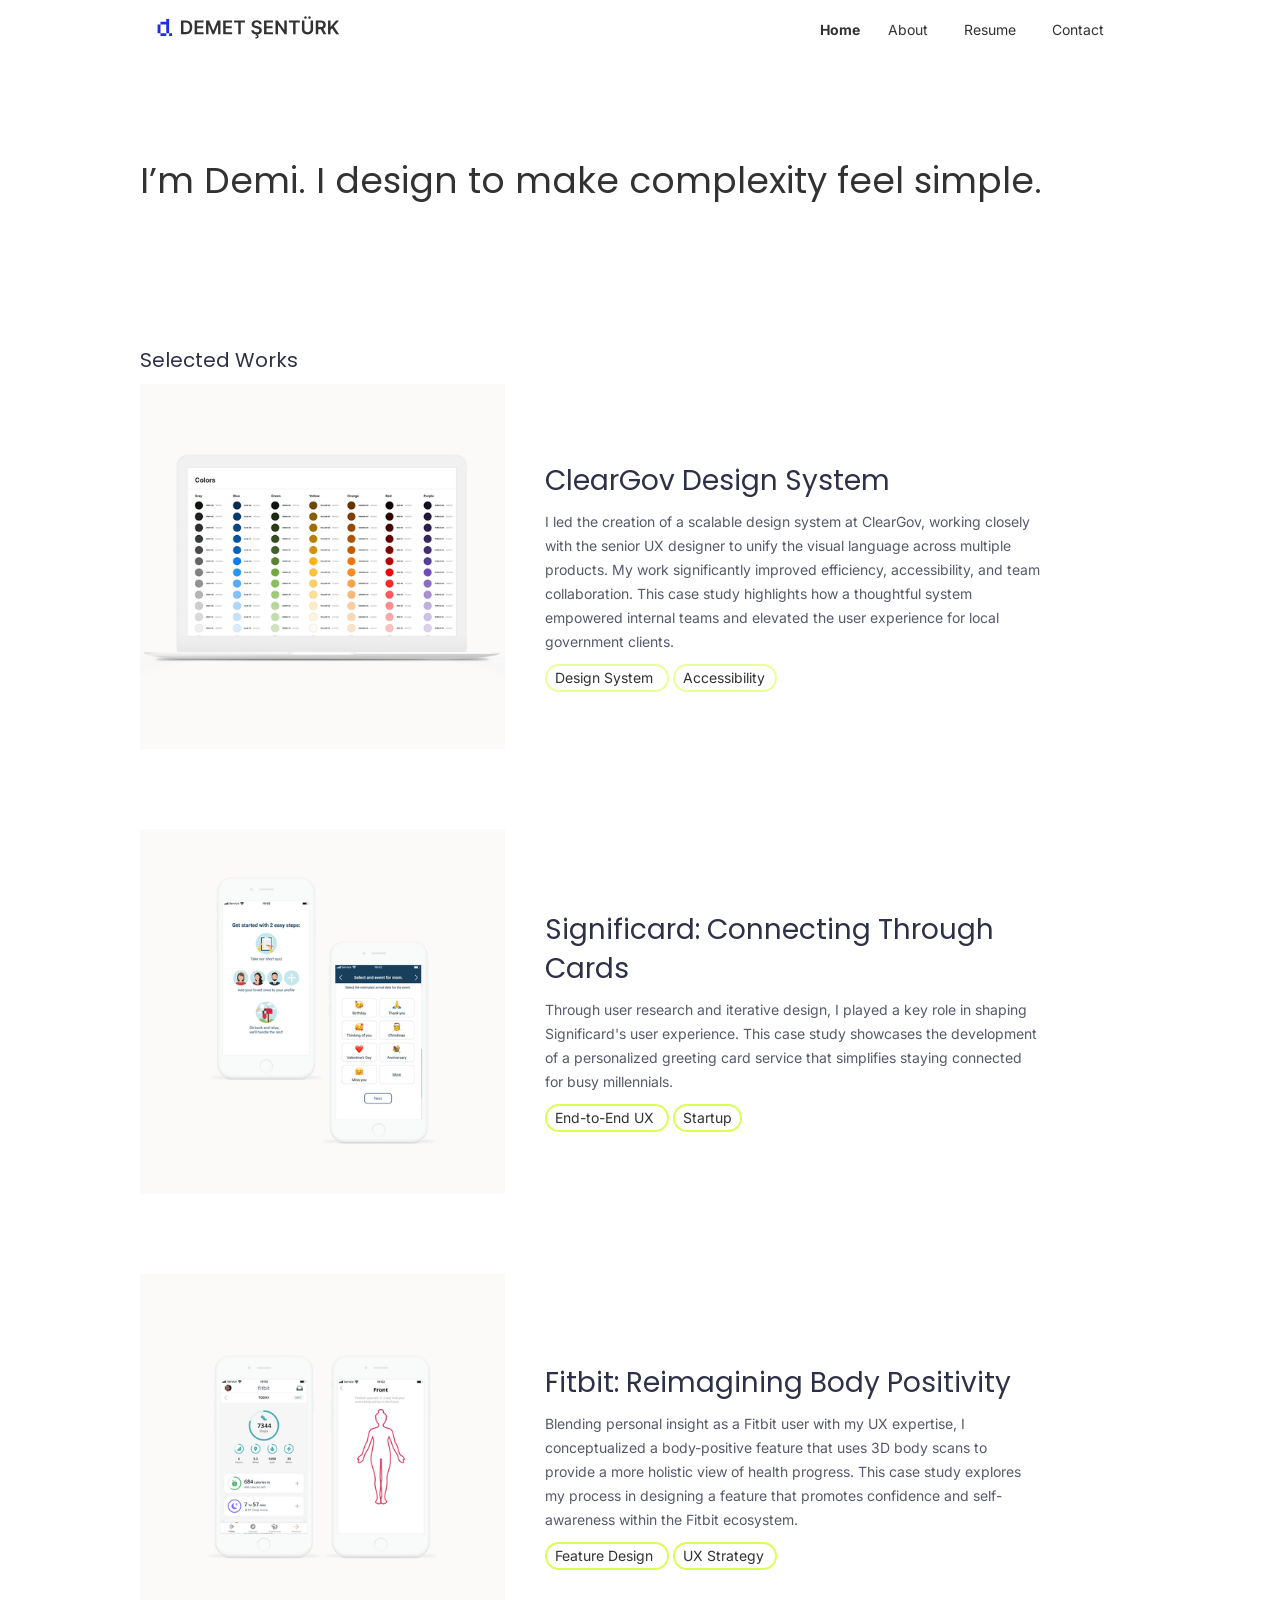
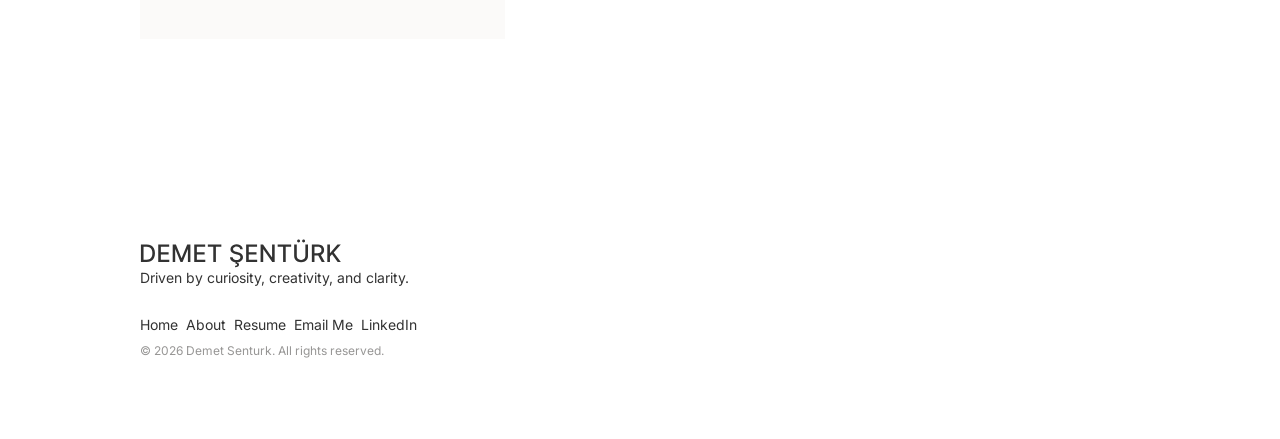
<file: index.html>
<!DOCTYPE html><!-- Last Published: Wed Aug 19 2026 21:52:26 GMT+0000 (Coordinated Universal Time) --><html data-wf-domain="www.demetsenturk.com" data-wf-page="66b943aa4126ee57e239d4a7" data-wf-site="66b943aa4126ee57e239d4a1"><head><meta charset="utf-8"/><title>Demet Şentürk Larson</title><meta content="width=device-width, initial-scale=1" name="viewport"/><link href="assets/webflow/81070a9b6ba3-demets-portfolio.webflow.shared.ddf93c09e.css" rel="stylesheet" type="text/css" integrity="sha384-3fk8Ce6UWEafJBMLkoInh1G9GXRKVi+tCqeckOFHGw0lxrvxKEciZpZtups+Lj/d" crossorigin="anonymous"/><link href="https://fonts.googleapis.com" rel="preconnect"/><link href="https://fonts.gstatic.com" rel="preconnect" crossorigin="anonymous"/><script src="assets/webflow/012e56dad079-webfont.js" type="text/javascript"></script><script type="text/javascript">WebFont.load({  google: {    families: ["Inter:300,400,500,600,700","Poppins:300,400,500,600,700"]  }});</script><script type="text/javascript">!function(o,c){var n=c.documentElement,t=" w-mod-";n.className+=t+"js",("ontouchstart"in o||o.DocumentTouch&&c instanceof DocumentTouch)&&(n.className+=t+"touch")}(window,document);</script><link href="assets/webflow/2ac6c2444369-68338636b5f30f1555f22169_favicon.svg" rel="shortcut icon" type="image/x-icon"/><link href="assets/webflow/5320d60d0db7-68482ac55f8d980998641155_webclip.svg" rel="apple-touch-icon"/></head><body><div data-animation="default" data-collapse="medium" data-duration="400" data-easing="ease" data-easing2="ease" role="banner" class="navbar w-nav"><div class="container navbar w-container"><a href="index.html" aria-current="page" class="brand w-nav-brand w--current"><img src="assets/webflow/44c9ddb413b6-6831bd3e1b9b50ca9cbf24c8_logo.svg" loading="lazy" width="184" alt="" class="image-8"/></a><nav role="navigation" class="nav-menu w-nav-menu"><a href="index.html" aria-current="page" class="nav-link w-nav-link w--current">Home</a><a href="about.html" class="nav-link w-nav-link">About</a><a href="assets/webflow/c73fffb1cc0b-68d553a8bcdb8ab0337ce8e2_DS_Sept_Resume__1_.pdf" data-w-id="90046d95-818b-fc50-2798-cec4e68c316b" target="_blank" class="nav-link w-nav-link">Resume</a><a href="mailto:uxdemet@gmail.com" class="nav-link w-nav-link">Contact</a></nav><div class="menu-button w-nav-button"><div class="icon w-icon-nav-menu"></div></div></div></div><section class="section hero"><div class="w-layout-blockcontainer container w-container"><h1 class="heading">I’m Demi. I design to make complexity feel simple.</h1></div></section><section class="section"><div class="w-layout-blockcontainer container w-container"><h4 class="h4">Selected Works</h4></div><div class="w-layout-blockcontainer container w-container"><a href="cleargov-design-system.html" class="case-study-container w-inline-block"><img src="assets/webflow/a8fd4f9d0070-67a7a52e3b30b4a18ad9ec45_cleargovthumbnail.png" loading="lazy" width="459" sizes="(max-width: 479px) 100vw, 459px" alt="" srcset="assets/webflow/66cca7976c17-67a7a52e3b30b4a18ad9ec45_cleargovthumbnail-p-500.png 500w, assets/webflow/e31a9e08735c-67a7a52e3b30b4a18ad9ec45_cleargovthumbnail-p-800.png 800w, assets/webflow/6ad4d6bcec60-67a7a52e3b30b4a18ad9ec45_cleargovthumbnail-p-1080.png 1080w, assets/webflow/1e44fc1ed907-67a7a52e3b30b4a18ad9ec45_cleargovthumbnail-p-1600.png 1600w, assets/webflow/a8fd4f9d0070-67a7a52e3b30b4a18ad9ec45_cleargovthumbnail.png 1762w" class="image"/><div class="w-layout-blockcontainer case-study-text-container w-container"><h3 class="h3">ClearGov Design System</h3><p class="paragraph landing">I led the creation of a scalable design system at ClearGov, working closely with the senior UX designer to unify the visual language across multiple products. My work significantly improved efficiency, accessibility, and team collaboration. This case study highlights how a thoughtful system empowered internal teams and elevated the user experience for local government clients.</p><div class="w-layout-blockcontainer tag-container w-container"><div class="tag design-system">Design System</div><div class="tag accessibility">Accessibility</div></div></div></a></div><div class="w-layout-blockcontainer container w-container"><a href="significard.html" class="case-study-container w-inline-block"><img class="image" src="assets/webflow/e2696f53136f-67a7a7f68edbe3b54d4e50fd_significard_thumbnail.png" width="391" alt="" sizes="(max-width: 479px) 100vw, 391px" loading="lazy" srcset="assets/webflow/9602edc93f05-67a7a7f68edbe3b54d4e50fd_significard_thumbnail-p-500.png 500w, assets/webflow/11eab7d55357-67a7a7f68edbe3b54d4e50fd_significard_thumbnail-p-800.png 800w, assets/webflow/7030658c6751-67a7a7f68edbe3b54d4e50fd_significard_thumbnail-p-1080.png 1080w, assets/webflow/be464b514cb6-67a7a7f68edbe3b54d4e50fd_significard_thumbnail-p-1600.png 1600w, assets/webflow/e2696f53136f-67a7a7f68edbe3b54d4e50fd_significard_thumbnail.png 1762w"/><div class="w-layout-blockcontainer case-study-text-container w-container"><h3 class="h3">Significard: Connecting Through Cards</h3><p class="paragraph landing">Through user research and iterative design, I played a key role in shaping Significard&#x27;s user experience. This case study showcases the development of a personalized greeting card service that simplifies staying connected for busy millennials.</p><div class="w-layout-blockcontainer tag-container w-container"><div class="tag end-to-end">End-to-End UX</div><div class="tag startup">Startup</div></div></div></a></div><div class="w-layout-blockcontainer container w-container"><a href="fitbit.html" class="case-study-container w-inline-block"><img src="assets/webflow/10534e27f2e8-67a7a7f5b1211c4e5de925d4_fitbit_thumbnail.png" loading="lazy" width="373" sizes="(max-width: 479px) 100vw, 373px" alt="" srcset="assets/webflow/b75b616548fe-67a7a7f5b1211c4e5de925d4_fitbit_thumbnail-p-500.png 500w, assets/webflow/4d0a65edee30-67a7a7f5b1211c4e5de925d4_fitbit_thumbnail-p-800.png 800w, assets/webflow/d1696666a137-67a7a7f5b1211c4e5de925d4_fitbit_thumbnail-p-1080.png 1080w, assets/webflow/71524664d8ac-67a7a7f5b1211c4e5de925d4_fitbit_thumbnail-p-1600.png 1600w, assets/webflow/10534e27f2e8-67a7a7f5b1211c4e5de925d4_fitbit_thumbnail.png 1762w" class="image"/><div class="w-layout-blockcontainer case-study-text-container w-container"><h3 class="h3">Fitbit: Reimagining Body Positivity</h3><p class="paragraph landing">Blending personal insight as a Fitbit user with my UX expertise, I conceptualized a body-positive feature that uses 3D body scans to provide a more holistic view of health progress. This case study explores my process in designing a feature that promotes confidence and self-awareness within the Fitbit ecosystem.</p><div class="w-layout-blockcontainer tag-container w-container"><div class="tag feature-design">Feature Design</div><div class="tag ux-strategy">UX Strategy</div></div></div></a></div></section><section class="footer"><div class="w-layout-blockcontainer container w-container"><div class="w-layout-blockcontainer footer-container w-container"><div class="w-layout-blockcontainer blurb w-container"><img src="assets/webflow/053ed4069dc9-66be5fd8cb3d9194c274fd57_DEMET_S_ENTU_RK.svg" loading="lazy" alt="" class="image-2"/></div></div><div class="text-block-6">Driven by curiosity, creativity, and clarity.</div><div class="w-layout-blockcontainer all-rights-reserved-container w-container"><div class="w-layout-blockcontainer link-container w-container"><a href="index.html" aria-current="page" class="footer-link w--current">Home</a><a href="about.html" class="footer-link">About</a><a href="assets/webflow/c73fffb1cc0b-68d553a8bcdb8ab0337ce8e2_DS_Sept_Resume__1_.pdf" class="footer-link">Resume</a><a href="mailto:uxdemet@gmail.com" class="footer-link">Email Me</a><a href="https://www.linkedin.com/in/demetsentvrk/" target="_blank" class="footer-link">LinkedIn</a></div><div class="text-block-2">© 2026 Demet Senturk. All rights reserved.</div></div></div></section><script src="assets/webflow/5cbcb7941aad-jquery-3.5.1.min.dc5e7f18c8.js" type="text/javascript" integrity="sha256-9/aliU8dGd2tb6OSsuzixeV4y/faTqgFtohetphbbj0=" crossorigin="anonymous"></script><script src="assets/webflow/92a4c17e8468-webflow.schunk.36b8fb49256177c8.js" type="text/javascript" integrity="sha384-4abIlA5/v7XaW1HMXKBgnUuhnjBYJ/Z9C1OSg4OhmVw9O3QeHJ/qJqFBERCDPv7G" crossorigin="anonymous"></script><script src="assets/webflow/4f212a5acc61-webflow.schunk.43666a3033c4217a.js" type="text/javascript" integrity="sha384-5JCW52ASTevCslVIBDC1yMYu48RFBLFesk4WtMGursEkdeoHSE8wnVepJNi3j7om" crossorigin="anonymous"></script><script src="assets/webflow/95aad2cfc9ea-webflow.4ac485bf.9589ea8fd062a46a.js" type="text/javascript" integrity="sha384-8wDLzqZ4f9osY8WRPOQ1OLV5rz3qVqtoOwT5nn+9OqPQZmNUC/AF/cuGgaIOslzx" crossorigin="anonymous"></script></body></html>
</file>
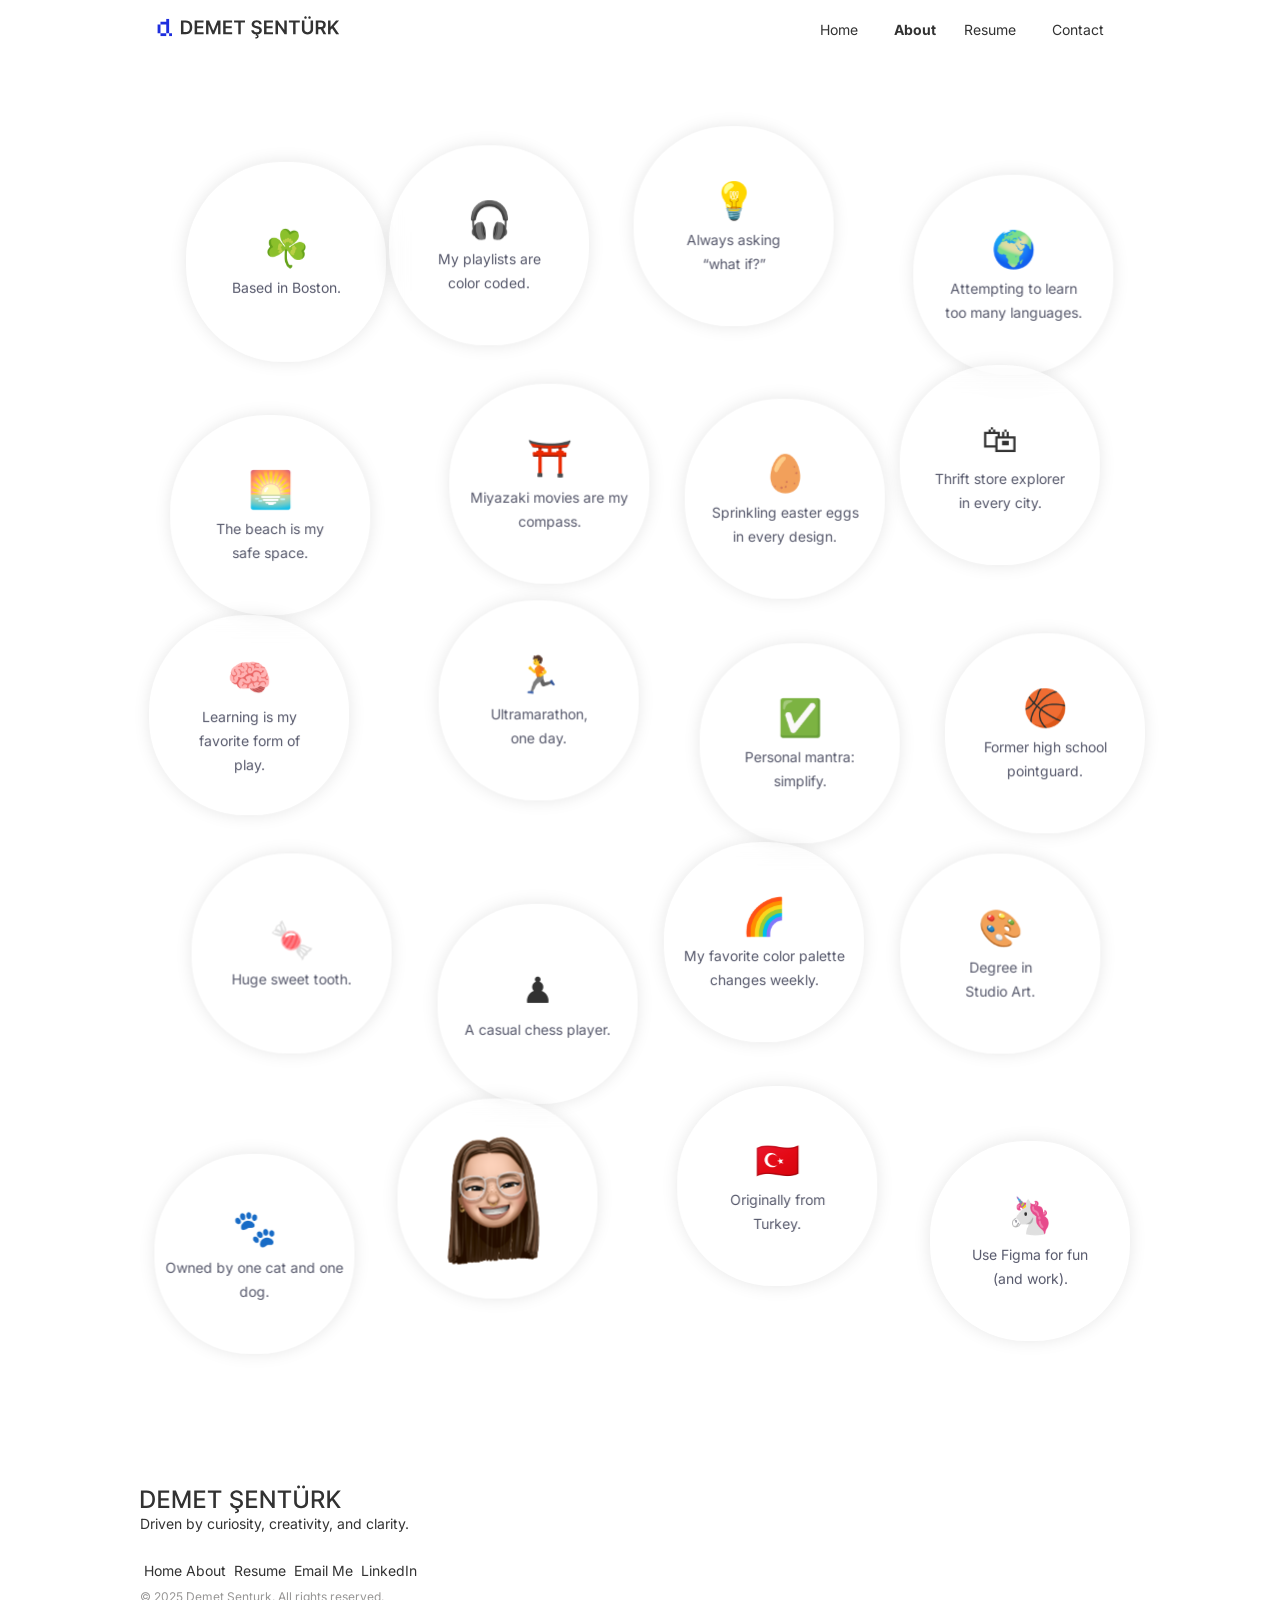
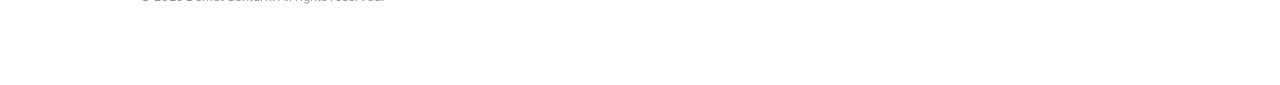
<file: about.html>
<!DOCTYPE html><!-- Last Published: Wed Aug 19 2026 21:52:26 GMT+0000 (Coordinated Universal Time) --><html data-wf-domain="www.demetsenturk.com" data-wf-page="68fb7cc52690d8c2371879bb" data-wf-site="66b943aa4126ee57e239d4a1"><head><meta charset="utf-8"/><title>About</title><meta content="About" property="og:title"/><meta content="About" name="twitter:title"/><meta content="width=device-width, initial-scale=1" name="viewport"/><link href="assets/webflow/81070a9b6ba3-demets-portfolio.webflow.shared.ddf93c09e.css" rel="stylesheet" type="text/css" integrity="sha384-3fk8Ce6UWEafJBMLkoInh1G9GXRKVi+tCqeckOFHGw0lxrvxKEciZpZtups+Lj/d" crossorigin="anonymous"/><link href="https://fonts.googleapis.com" rel="preconnect"/><link href="https://fonts.gstatic.com" rel="preconnect" crossorigin="anonymous"/><script src="assets/webflow/012e56dad079-webfont.js" type="text/javascript"></script><script type="text/javascript">WebFont.load({  google: {    families: ["Inter:300,400,500,600,700","Poppins:300,400,500,600,700"]  }});</script><script type="text/javascript">!function(o,c){var n=c.documentElement,t=" w-mod-";n.className+=t+"js",("ontouchstart"in o||o.DocumentTouch&&c instanceof DocumentTouch)&&(n.className+=t+"touch")}(window,document);</script><link href="assets/webflow/2ac6c2444369-68338636b5f30f1555f22169_favicon.svg" rel="shortcut icon" type="image/x-icon"/><link href="assets/webflow/5320d60d0db7-68482ac55f8d980998641155_webclip.svg" rel="apple-touch-icon"/><style>
.bubbles-wrapper {
  position: relative !important;
  overflow: hidden;
}

.bubbles-wrapper .bubble {
  position: absolute !important;
  top: 0;
  left: 0;
  will-change: transform, top, left;
}
</style>
</head><body><div data-animation="default" data-collapse="medium" data-duration="400" data-easing="ease" data-easing2="ease" role="banner" class="navbar w-nav"><div class="container navbar w-container"><a href="index.html" class="brand w-nav-brand"><img src="assets/webflow/44c9ddb413b6-6831bd3e1b9b50ca9cbf24c8_logo.svg" loading="lazy" width="184" alt="" class="image-8"/></a><nav role="navigation" class="nav-menu w-nav-menu"><a href="index.html" class="nav-link w-nav-link">Home</a><a href="about.html" aria-current="page" class="nav-link w-nav-link w--current">About</a><a href="assets/webflow/c73fffb1cc0b-68d553a8bcdb8ab0337ce8e2_DS_Sept_Resume__1_.pdf" data-w-id="90046d95-818b-fc50-2798-cec4e68c316b" target="_blank" class="nav-link w-nav-link">Resume</a><a href="mailto:uxdemet@gmail.com" class="nav-link w-nav-link">Contact</a></nav><div class="menu-button w-nav-button"><div class="icon w-icon-nav-menu"></div></div></div></div><section class="section about-me"><div class="div-block"><div class="bubble"><div class="heading">☘️</div><div class="paragraph bubble-text">Based in Boston.</div></div><div class="bubble"><div class="heading">🌅</div><div class="paragraph bubble-text">The beach is my <br/>safe space.</div></div><div class="bubble"><div class="heading">🧠</div><div class="paragraph bubble-text">Learning is my <br/>favorite form of <br/>play.</div></div><div class="bubble"><div class="heading">🍬</div><div class="paragraph bubble-text">Huge sweet tooth.</div></div><div class="bubble"><div class="heading">🐾</div><div class="paragraph bubble-text">Owned by one cat and one dog.</div></div><div class="bubble"><div class="heading">🎧</div><div class="paragraph bubble-text">My playlists are <br/>color coded.</div></div><div class="bubble"><div class="heading">⛩️</div><div class="paragraph bubble-text">Miyazaki movies are my compass.</div></div><div class="bubble"><div class="heading">🏃</div><div class="paragraph bubble-text">Ultramarathon, <br/>one day.</div></div><div class="bubble"><div class="heading">♟</div><div class="paragraph bubble-text">A casual chess player.</div></div><div class="bubble"><img src="assets/webflow/5b2c4f892b22-690245096a8bb46b7d66bb56_d4145c67016bc2e36351b5bff9709d51-sticker_copy.png" loading="lazy" alt="" class="image-13"/></div><div class="bubble"><div class="heading">💡</div><div class="paragraph bubble-text">Always asking <br/>“what if?”</div></div><div class="bubble"><div class="heading">🥚</div><div class="paragraph bubble-text">Sprinkling easter eggs <br/>in every design.</div></div><div class="bubble"><div class="heading">✅</div><div class="paragraph bubble-text">Personal mantra: <br/>simplify.</div></div><div class="bubble"><div class="heading">🌈</div><div class="paragraph bubble-text">My favorite color palette changes weekly.</div></div><div class="bubble"><div class="heading">🇹🇷</div><div class="paragraph bubble-text">Originally from <br/>Turkey.</div></div><div class="bubble"><div class="heading">🌍</div><div class="paragraph bubble-text">Attempting to learn <br/>too many languages.</div></div><div class="bubble"><div class="heading">🛍</div><div class="paragraph bubble-text">Thrift store explorer <br/>in every city.</div></div><div class="bubble"><div class="heading">🏀</div><div class="paragraph bubble-text">Former high school pointguard.</div></div><div class="bubble"><div class="heading">🎨</div><div class="paragraph bubble-text">Degree in <br/>Studio Art.</div></div><div class="bubble"><div class="heading">🦄</div><div class="paragraph bubble-text">Use Figma for fun <br/>(and work).</div></div></div></section><section class="footer"><div class="w-layout-blockcontainer container w-container"><div class="w-layout-blockcontainer footer-container w-container"><div class="w-layout-blockcontainer blurb w-container"><img src="assets/webflow/053ed4069dc9-66be5fd8cb3d9194c274fd57_DEMET_S_ENTU_RK.svg" loading="lazy" alt="" class="image-2"/></div></div><div class="text-block-6">Driven by curiosity, creativity, and clarity.</div><div class="w-layout-blockcontainer all-rights-reserved-container w-container"><div class="w-layout-blockcontainer link-container w-container"><a href="index.html" class="footer-link">Home</a><a href="about.html" aria-current="page" class="footer-link w--current">About</a><a href="assets/webflow/c73fffb1cc0b-68d553a8bcdb8ab0337ce8e2_DS_Sept_Resume__1_.pdf" class="footer-link">Resume</a><a href="mailto:uxdemet@gmail.com" class="footer-link">Email Me</a><a href="https://www.linkedin.com/in/demetsentvrk/" target="_blank" class="footer-link">LinkedIn</a></div><div class="text-block-2">© 2025 Demet Senturk. All rights reserved.</div></div></div></section><script src="assets/webflow/5cbcb7941aad-jquery-3.5.1.min.dc5e7f18c8.js" type="text/javascript" integrity="sha256-9/aliU8dGd2tb6OSsuzixeV4y/faTqgFtohetphbbj0=" crossorigin="anonymous"></script><script src="assets/webflow/92a4c17e8468-webflow.schunk.36b8fb49256177c8.js" type="text/javascript" integrity="sha384-4abIlA5/v7XaW1HMXKBgnUuhnjBYJ/Z9C1OSg4OhmVw9O3QeHJ/qJqFBERCDPv7G" crossorigin="anonymous"></script><script src="assets/webflow/4f212a5acc61-webflow.schunk.43666a3033c4217a.js" type="text/javascript" integrity="sha384-5JCW52ASTevCslVIBDC1yMYu48RFBLFesk4WtMGursEkdeoHSE8wnVepJNi3j7om" crossorigin="anonymous"></script><script src="assets/webflow/95aad2cfc9ea-webflow.4ac485bf.9589ea8fd062a46a.js" type="text/javascript" integrity="sha384-8wDLzqZ4f9osY8WRPOQ1OLV5rz3qVqtoOwT5nn+9OqPQZmNUC/AF/cuGgaIOslzx" crossorigin="anonymous"></script><script>
document.addEventListener("DOMContentLoaded", () => {
  const bubbles = document.querySelectorAll(".bubble");
  const positions = new Map();

  bubbles.forEach((bubble) => {
    const speed = 0.1 + Math.random() * 0.15; // slower = smoother
    const maxX = 25 + Math.random() * 25;
    const maxY = 20 + Math.random() * 20;
    let angle = Math.random() * Math.PI * 2;

    positions.set(bubble, {x: 0, y: 0, offsetX: 0, offsetY: 0});

    function float() {
      angle += 0.01 * speed;
      const baseX = Math.sin(angle) * maxX;
      const baseY = Math.cos(angle) * maxY;

      const pos = positions.get(bubble);

      // Smoothly interpolate offset (for cursor repulsion easing)
      pos.x += (pos.offsetX - pos.x) * 0.05;
      pos.y += (pos.offsetY - pos.y) * 0.05;

      bubble.style.transform = `translate(${baseX + pos.x}px, ${baseY + pos.y}px)`;
      requestAnimationFrame(float);
    }
    float();
  });

  // 🖱️ Cursor avoidance with soft easing
  document.addEventListener('mousemove', (e) => {
    bubbles.forEach(bubble => {
      const rect = bubble.getBoundingClientRect();
      const dx = e.clientX - (rect.left + rect.width / 2);
      const dy = e.clientY - (rect.top + rect.height / 2);
      const distance = Math.sqrt(dx * dx + dy * dy);
      const pos = positions.get(bubble);

      if (distance < 150) {
        const angle = Math.atan2(dy, dx);
        const force = (200 - distance) / 4; // stronger push when closer
        pos.offsetX = -Math.cos(angle) * force;
        pos.offsetY = -Math.sin(angle) * force;
      } else {
        // Smoothly return to center
        pos.offsetX *= 0.95;
        pos.offsetY *= 0.95;
      }
    });
  });
});
</script>
</body></html>
</file>
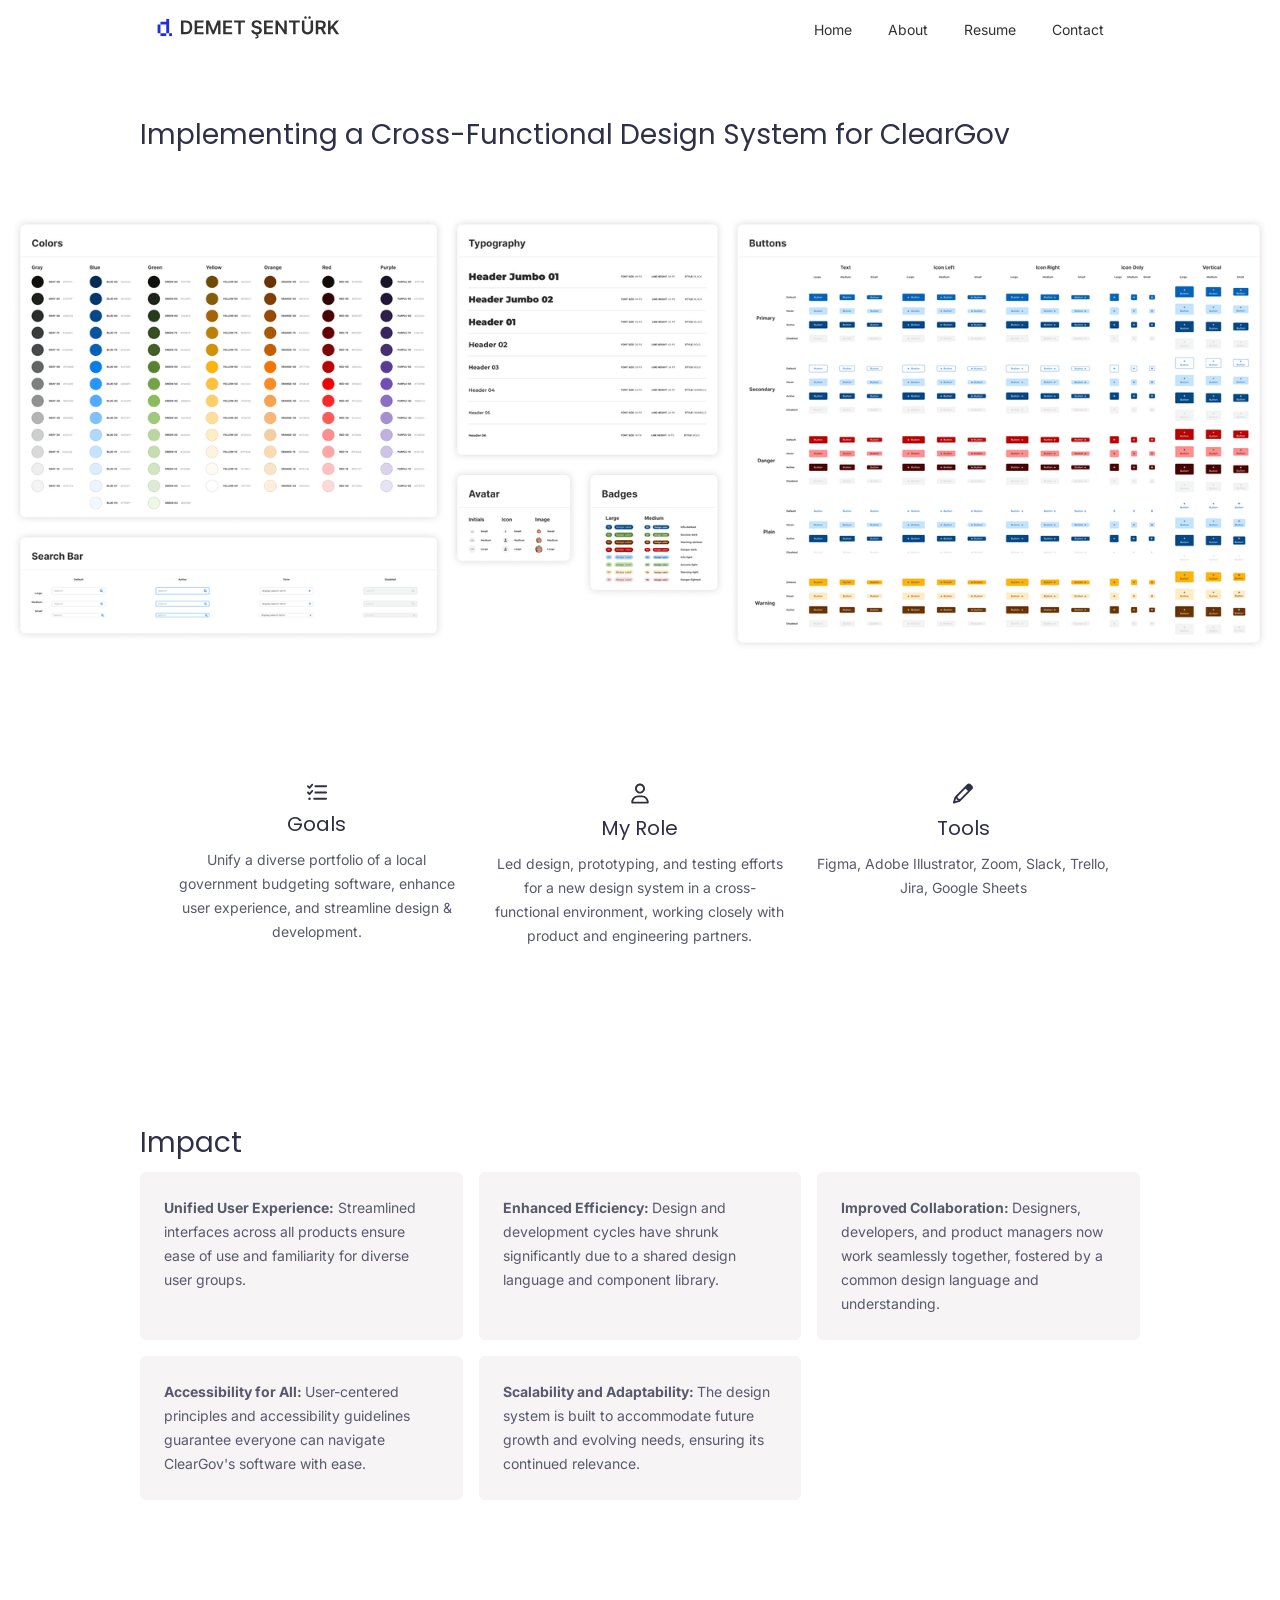
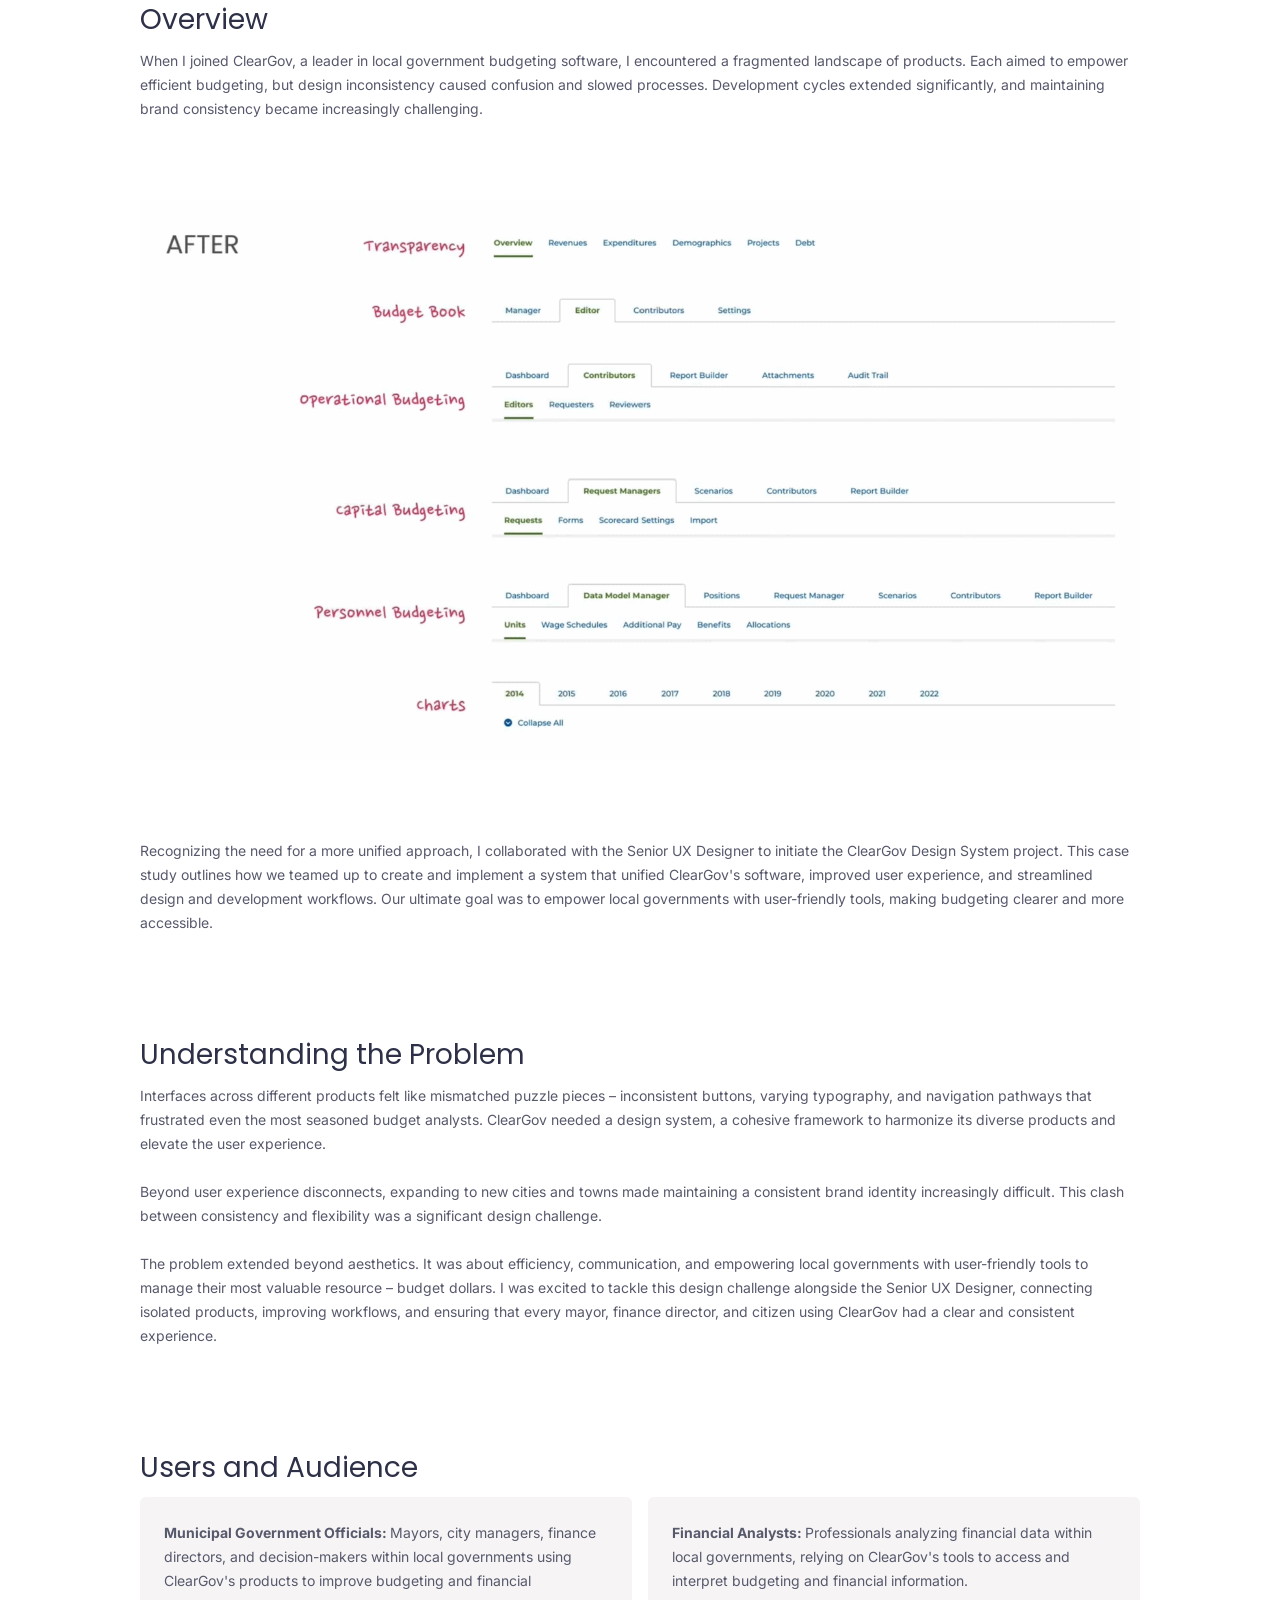
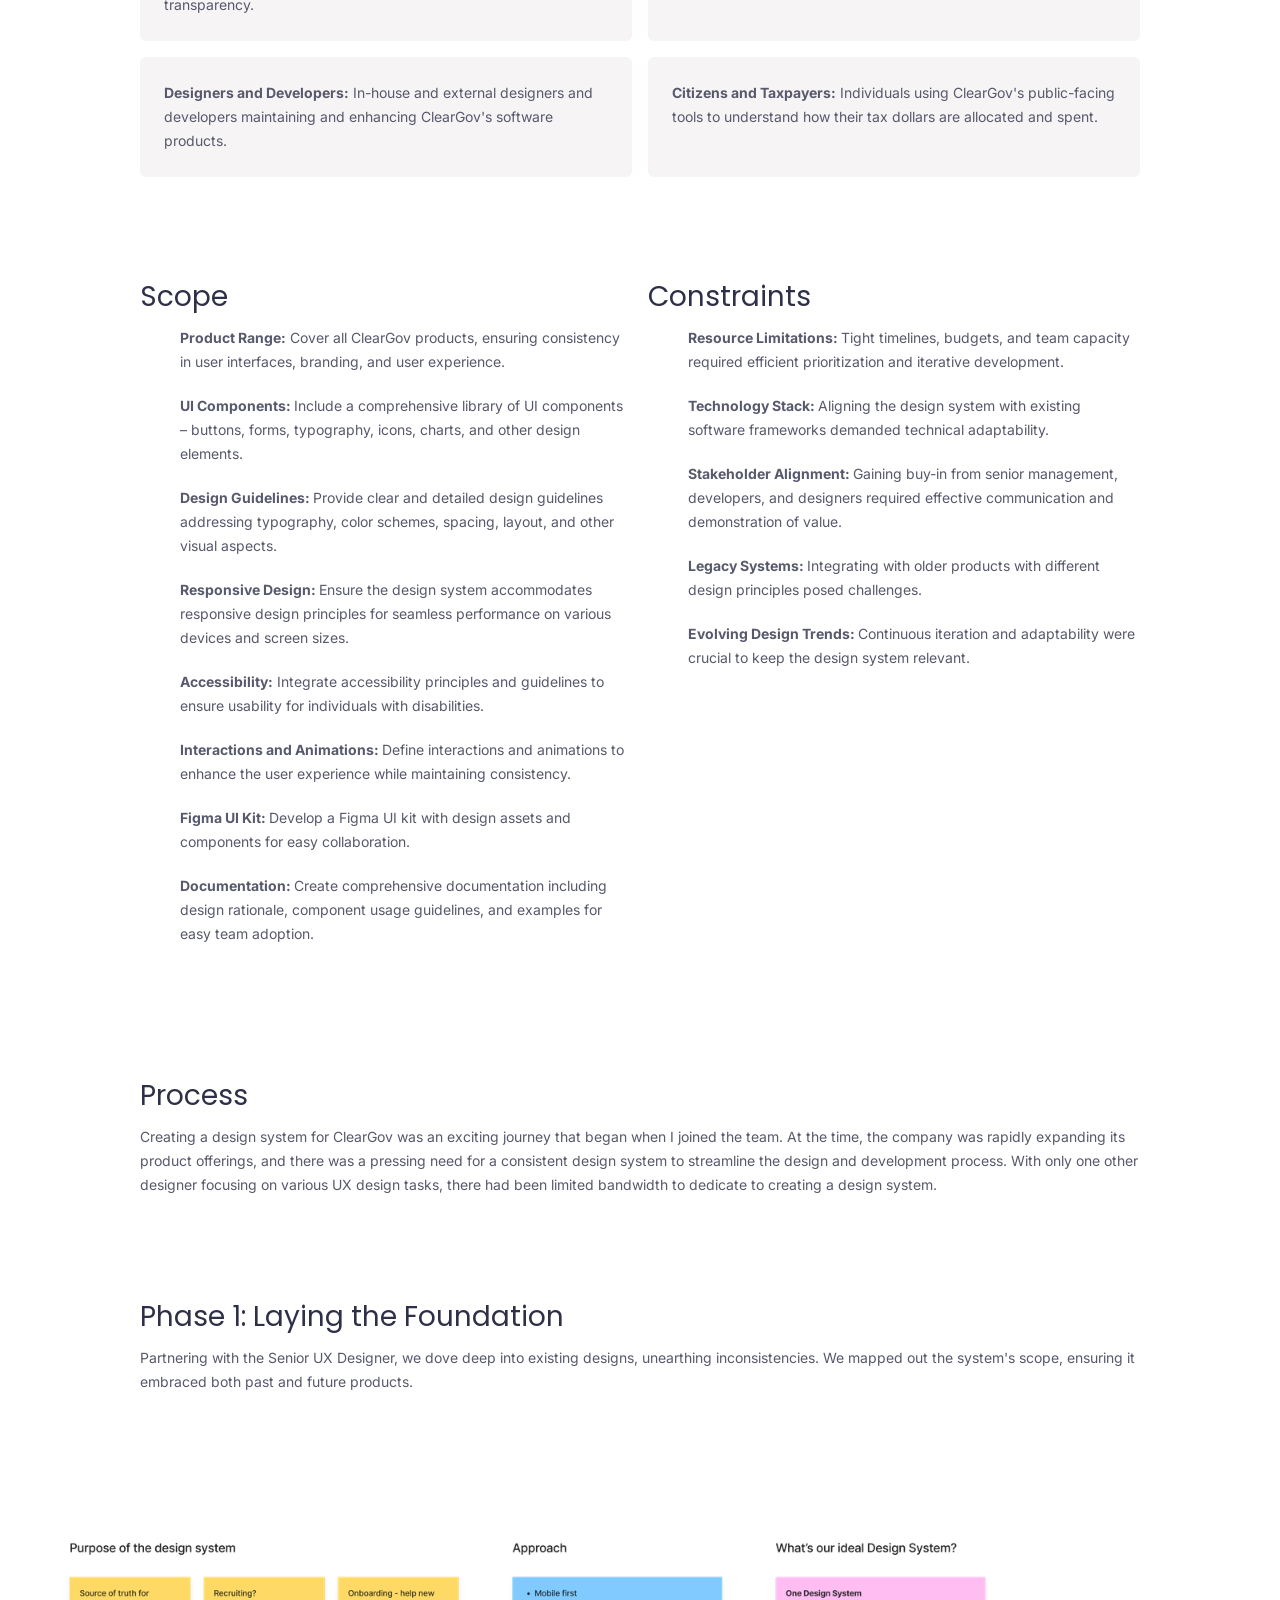
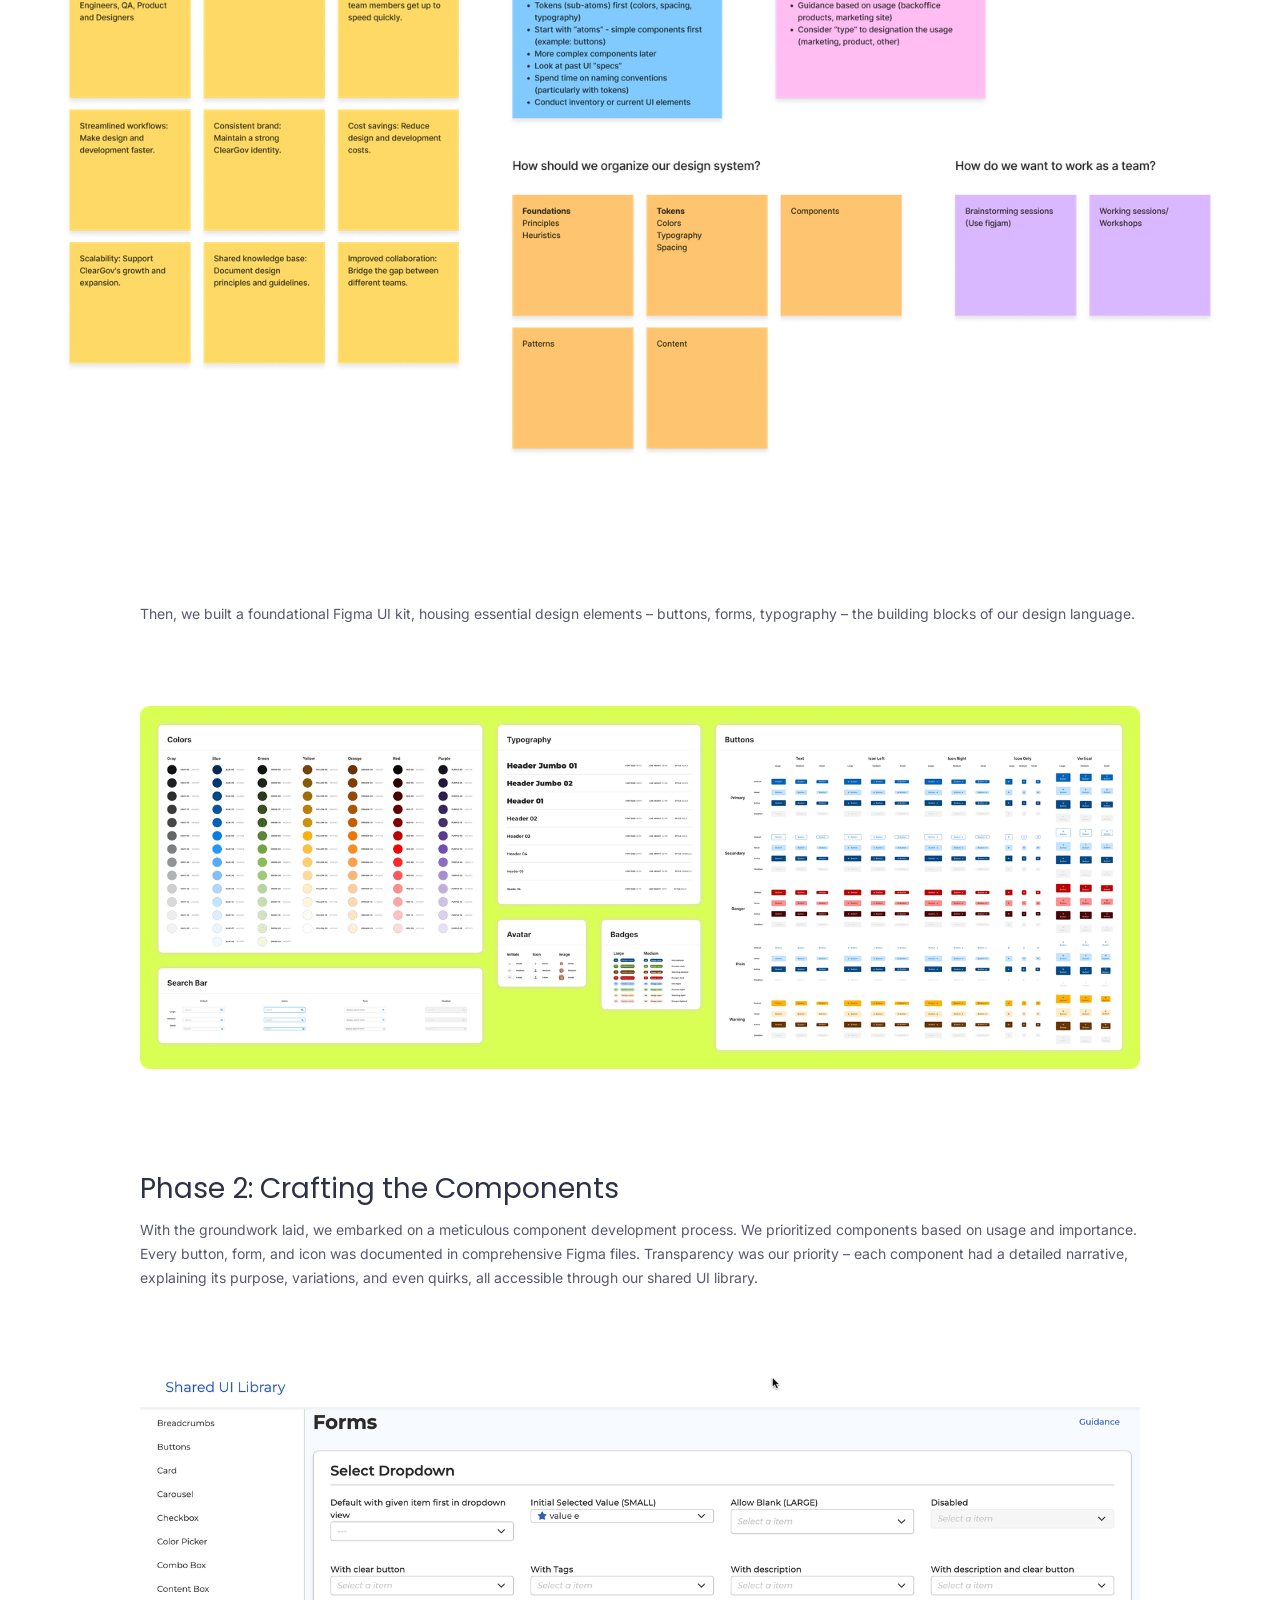
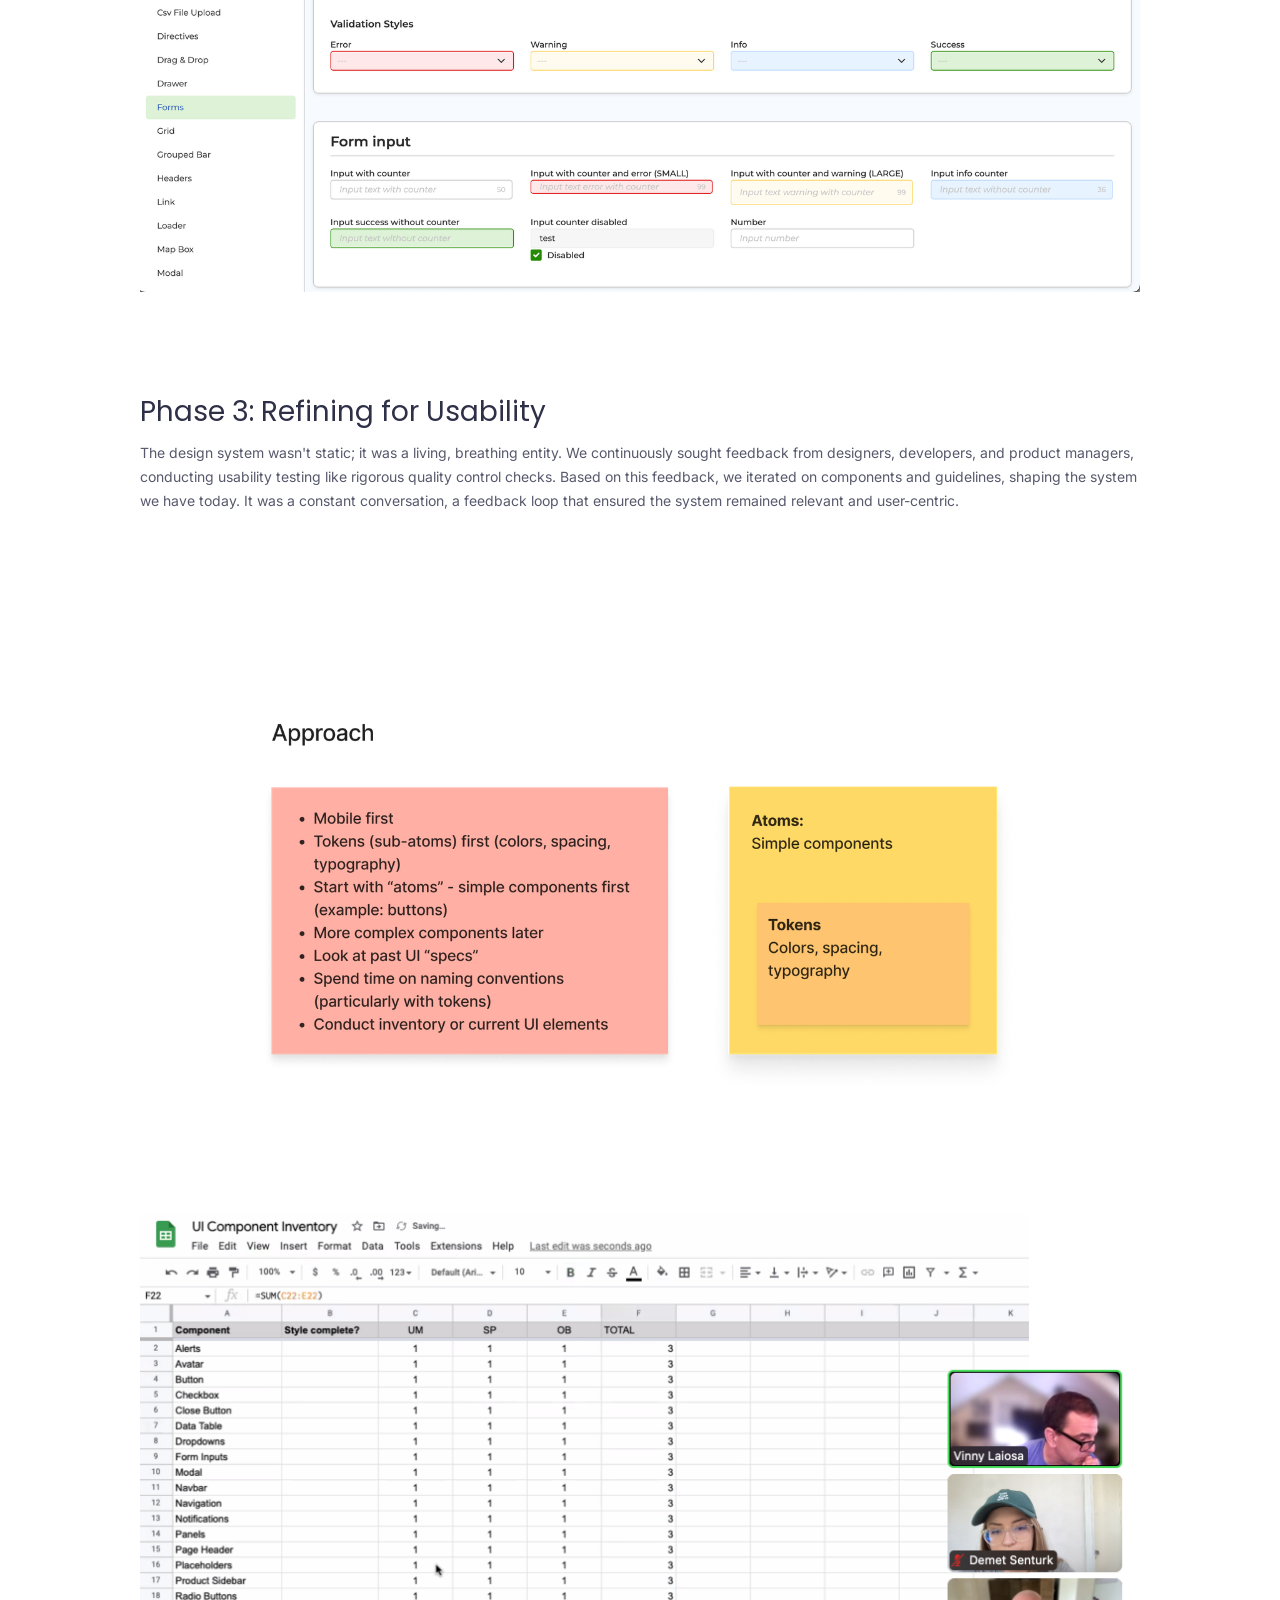
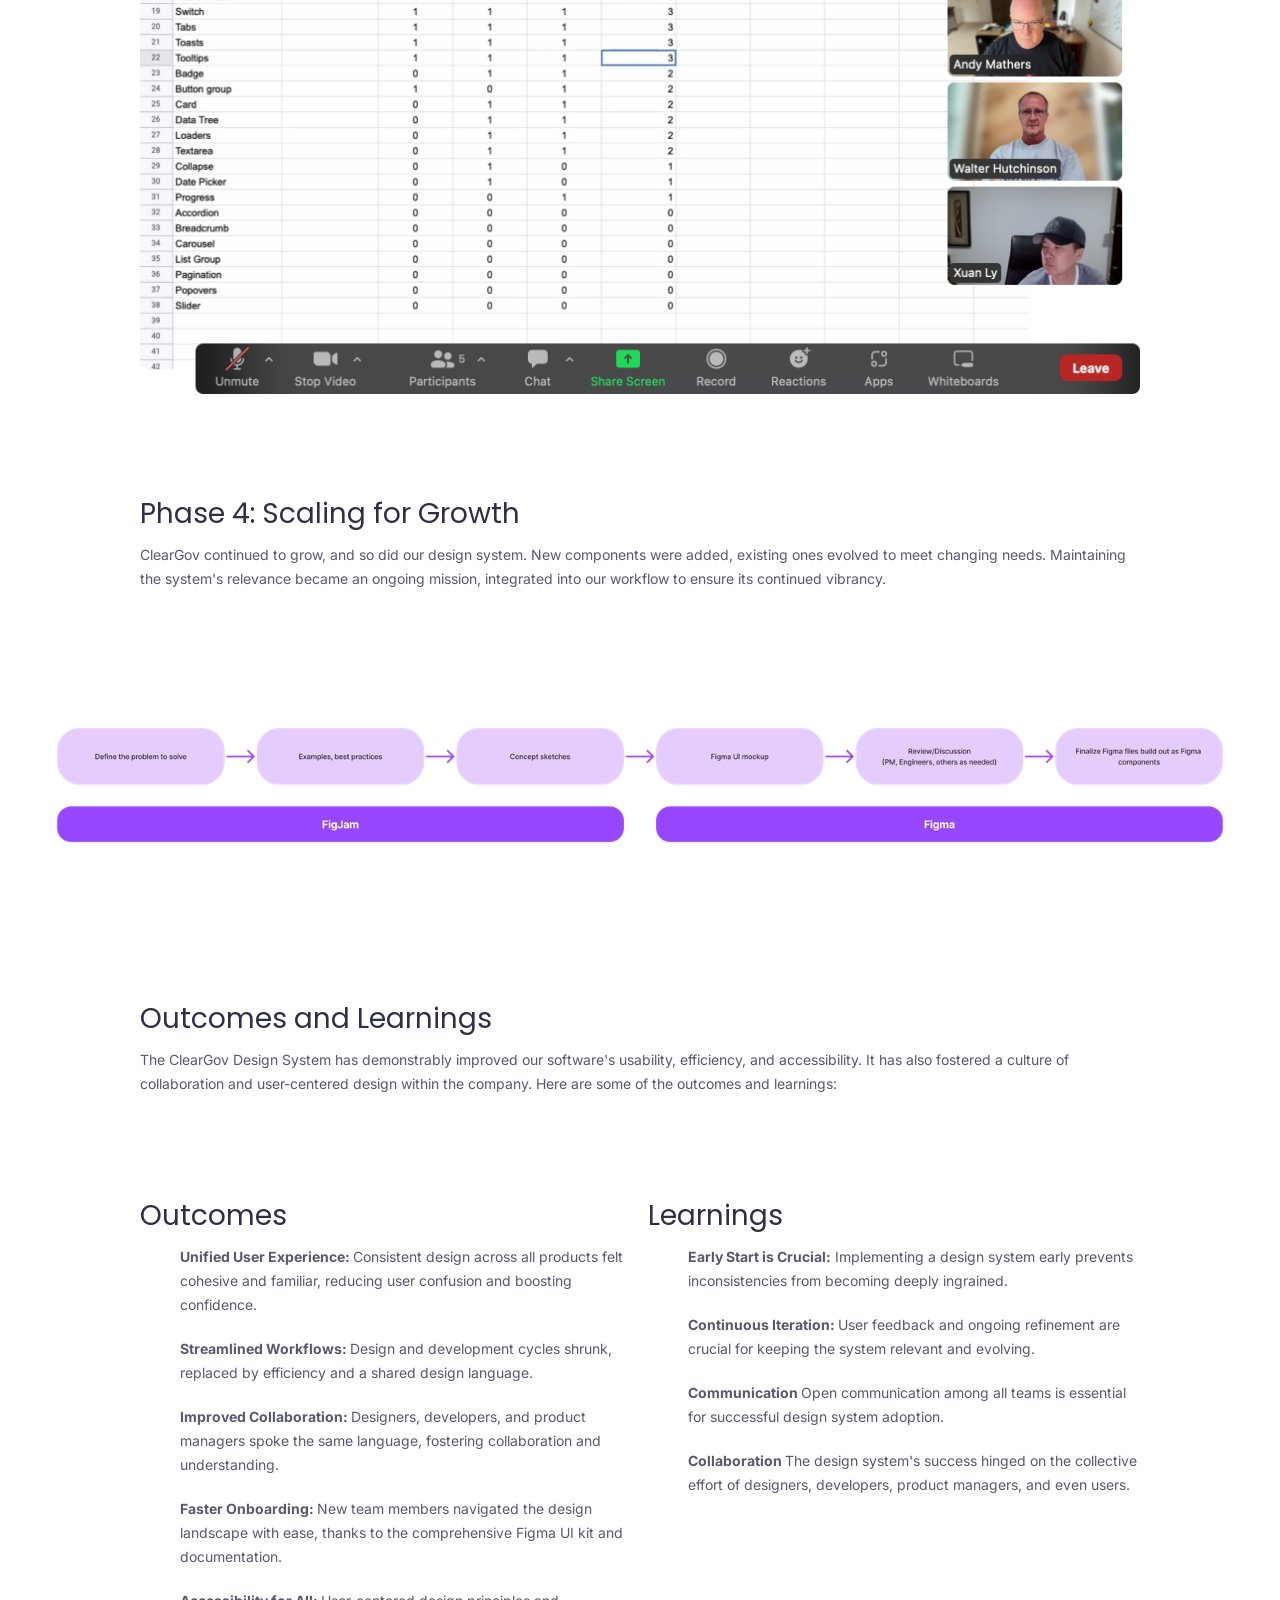
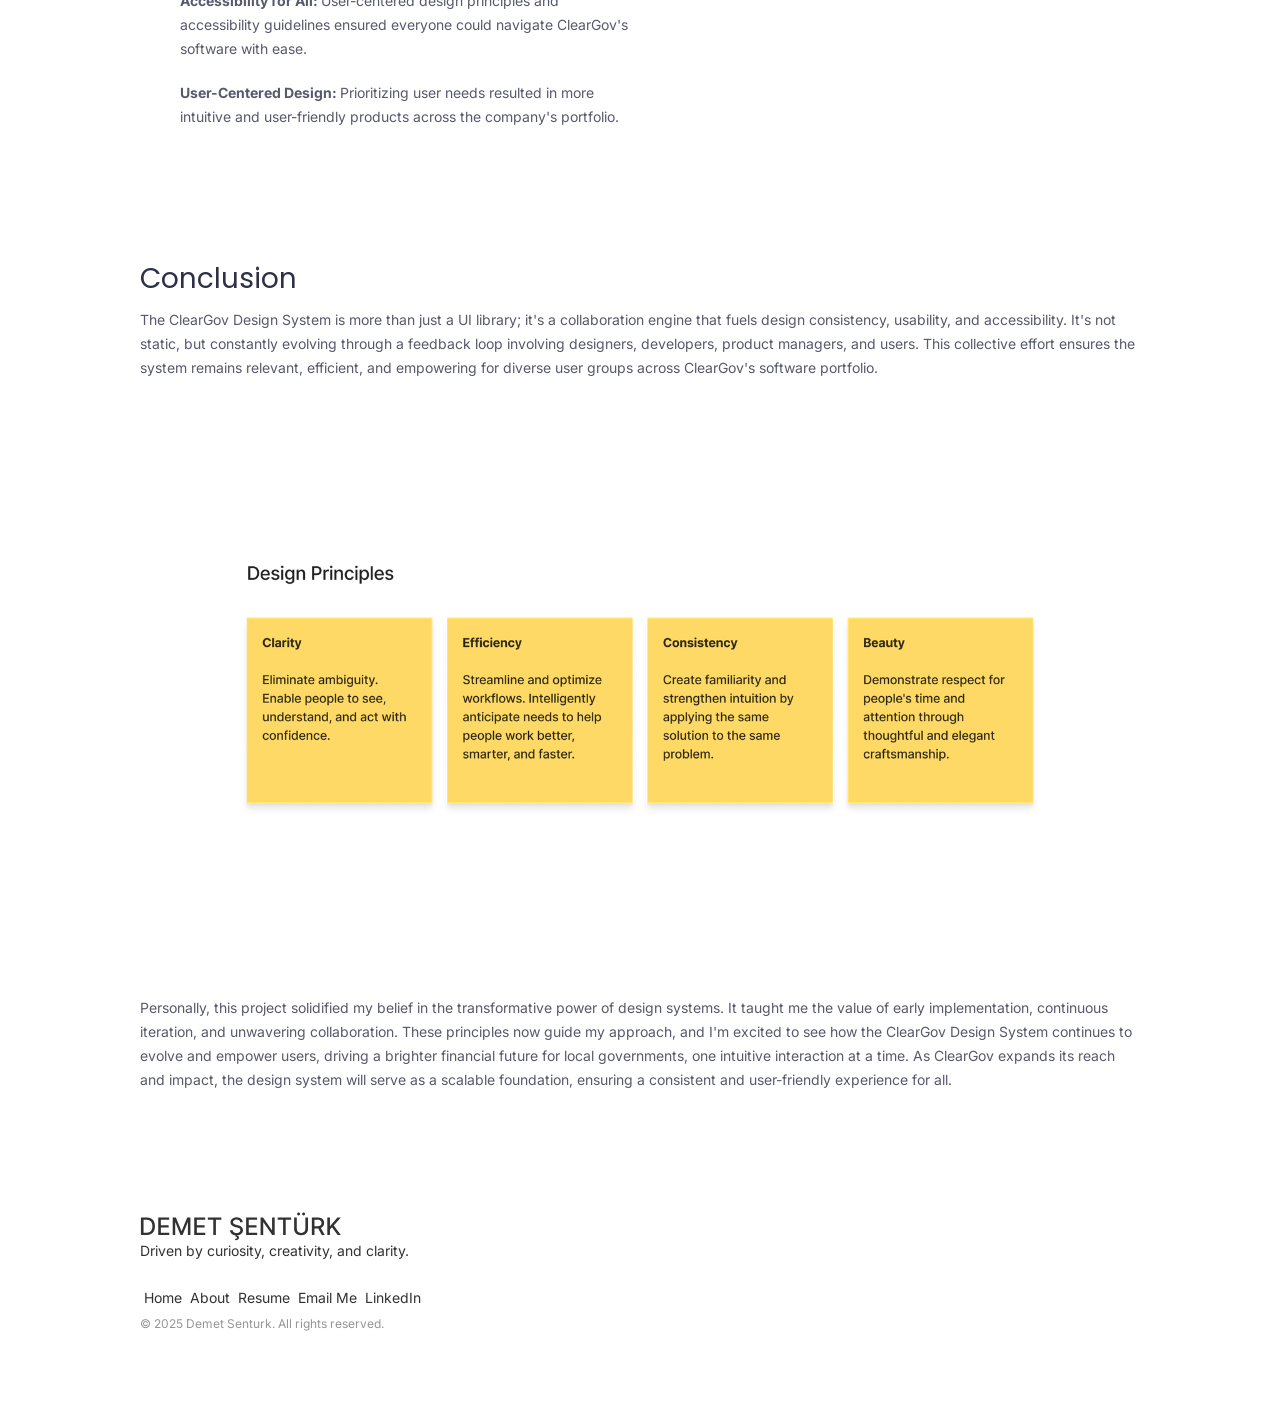
<file: cleargov-design-system.html>
<!DOCTYPE html><!-- Last Published: Wed Aug 19 2026 21:52:26 GMT+0000 (Coordinated Universal Time) --><html data-wf-domain="www.demetsenturk.com" data-wf-page="66be6e9003bfd624f321ca58" data-wf-site="66b943aa4126ee57e239d4a1"><head><meta charset="utf-8"/><title>ClearGov Design System</title><meta content="Transforming a Fragmented Design Landscape – Learn how Demet Senturk contributed to creating a unified design system at ClearGov. This case study showcases the collaborative process and its positive impact on usability and efficiency across the product portfolio." name="description"/><meta content="ClearGov Design System" property="og:title"/><meta content="Transforming a Fragmented Design Landscape – Learn how Demet Senturk contributed to creating a unified design system at ClearGov. This case study showcases the collaborative process and its positive impact on usability and efficiency across the product portfolio." property="og:description"/><meta content="ClearGov Design System" name="twitter:title"/><meta content="Transforming a Fragmented Design Landscape – Learn how Demet Senturk contributed to creating a unified design system at ClearGov. This case study showcases the collaborative process and its positive impact on usability and efficiency across the product portfolio." name="twitter:description"/><meta property="og:type" content="website"/><meta content="summary_large_image" name="twitter:card"/><meta content="width=device-width, initial-scale=1" name="viewport"/><link href="assets/webflow/81070a9b6ba3-demets-portfolio.webflow.shared.ddf93c09e.css" rel="stylesheet" type="text/css" integrity="sha384-3fk8Ce6UWEafJBMLkoInh1G9GXRKVi+tCqeckOFHGw0lxrvxKEciZpZtups+Lj/d" crossorigin="anonymous"/><link href="https://fonts.googleapis.com" rel="preconnect"/><link href="https://fonts.gstatic.com" rel="preconnect" crossorigin="anonymous"/><script src="assets/webflow/012e56dad079-webfont.js" type="text/javascript"></script><script type="text/javascript">WebFont.load({  google: {    families: ["Inter:300,400,500,600,700","Poppins:300,400,500,600,700"]  }});</script><script type="text/javascript">!function(o,c){var n=c.documentElement,t=" w-mod-";n.className+=t+"js",("ontouchstart"in o||o.DocumentTouch&&c instanceof DocumentTouch)&&(n.className+=t+"touch")}(window,document);</script><link href="assets/webflow/2ac6c2444369-68338636b5f30f1555f22169_favicon.svg" rel="shortcut icon" type="image/x-icon"/><link href="assets/webflow/5320d60d0db7-68482ac55f8d980998641155_webclip.svg" rel="apple-touch-icon"/></head><body><div data-animation="default" data-collapse="medium" data-duration="400" data-easing="ease" data-easing2="ease" role="banner" class="navbar w-nav"><div class="container navbar w-container"><a href="index.html" class="brand w-nav-brand"><img src="assets/webflow/44c9ddb413b6-6831bd3e1b9b50ca9cbf24c8_logo.svg" loading="lazy" width="184" alt="" class="image-8"/></a><nav role="navigation" class="nav-menu w-nav-menu"><a href="index.html" class="nav-link w-nav-link">Home</a><a href="about.html" class="nav-link w-nav-link">About</a><a href="assets/webflow/c73fffb1cc0b-68d553a8bcdb8ab0337ce8e2_DS_Sept_Resume__1_.pdf" data-w-id="90046d95-818b-fc50-2798-cec4e68c316b" target="_blank" class="nav-link w-nav-link">Resume</a><a href="mailto:uxdemet@gmail.com" class="nav-link w-nav-link">Contact</a></nav><div class="menu-button w-nav-button"><div class="icon w-icon-nav-menu"></div></div></div></div><section class="section"><div class="w-layout-blockcontainer container w-container"><h1 class="h3"> Implementing a Cross-Functional Design System for ClearGov</h1></div></section><section class="hero"><img src="assets/cleargov/1.png" loading="lazy" alt="" class="image-5"/></section><section class="section-3"><div class="w-layout-blockcontainer container-5 w-container"><div class="w-layout-blockcontainer container-4 w-container"><img src="assets/webflow/60882b29d9ab-66bb8c073e69d4d86ae08ea4_goals.svg" loading="lazy" alt=""/><h4 class="h4">Goals</h4><div class="paragraph center">Unify a diverse portfolio of a local government budgeting software, enhance user experience, and streamline design &amp; development.</div></div><div class="w-layout-blockcontainer container-4 w-container"><img src="assets/webflow/de1a5847c4f5-66bb8c07eedda267a8ce5570_my-role.svg" loading="lazy" alt=""/><h4 class="h4">My Role</h4><div class="paragraph center">Led design, prototyping, and testing efforts for a new design system in a cross-functional environment, working closely with product and engineering partners.</div></div><div class="w-layout-blockcontainer container-4 w-container"><img src="assets/webflow/299ddd2bcd82-66bb8c07e3a7adb904807ef1_tools.svg" loading="lazy" alt=""/><h4 class="h4">Tools</h4><div class="paragraph center">Figma, Adobe Illustrator, Zoom, Slack, Trello, Jira, Google Sheets</div></div></div></section><section class="section"><div class="w-layout-blockcontainer container w-container"><h3 class="h3">Impact</h3><div class="w-layout-grid grid"><div class="paragraph card"><strong>Unified User Experience:</strong> Streamlined interfaces across all products ensure ease of use and familiarity for diverse user groups.</div><div class="paragraph card"><strong>Enhanced Efficiency: </strong>Design and development cycles have shrunk significantly due to a shared design language and component library.</div><div class="paragraph card"><strong>Improved Collaboration: </strong>Designers, developers, and product managers now work seamlessly together, fostered by a common design language and understanding.</div><div class="paragraph card"><strong>Accessibility for All: </strong>User-centered principles and accessibility guidelines guarantee everyone can navigate ClearGov&#x27;s software with ease.</div><div class="paragraph card"><strong>Scalability and Adaptability: </strong>The design system is built to accommodate future growth and evolving needs, ensuring its continued relevance.</div></div></div></section><section class="section"><div class="w-layout-blockcontainer container w-container"><h1 class="h3">Overview</h1><div class="paragraph">When I joined ClearGov, a leader in local government budgeting software, I encountered a fragmented landscape of products. Each aimed to empower efficient budgeting, but design inconsistency caused confusion and slowed processes. Development cycles extended significantly, and maintaining brand consistency became increasingly challenging.</div></div></section><section class="section"><div class="w-layout-blockcontainer container hero-wrapper w-container"><img src="assets/cleargov/2.gif" loading="lazy" alt=""/></div></section><section class="section"><div class="w-layout-blockcontainer container w-container"><div class="paragraph">Recognizing the need for a more unified approach, I collaborated with the Senior UX Designer to initiate the ClearGov Design System project. This case study outlines how we teamed up to create and implement a system that unified ClearGov&#x27;s software, improved user experience, and streamlined design and development workflows. Our ultimate goal was to empower local governments with user-friendly tools, making budgeting clearer and more accessible.</div></div></section><section class="section"><div class="w-layout-blockcontainer container w-container"><h1 class="h3">Understanding the Problem</h1><div class="paragraph">Interfaces across different products felt like mismatched puzzle pieces – inconsistent buttons, varying typography, and navigation pathways that frustrated even the most seasoned budget analysts. ClearGov needed a design system, a cohesive framework to harmonize its diverse products and elevate the user experience.<br/><br/>Beyond user experience disconnects, expanding to new cities and towns made maintaining a consistent brand identity increasingly difficult. This clash between consistency and flexibility was a significant design challenge.<br/><br/>The problem extended beyond aesthetics. It was about efficiency, communication, and empowering local governments with user-friendly tools to manage their most valuable resource – budget dollars. I was excited to tackle this design challenge alongside the Senior UX Designer, connecting isolated products, improving workflows, and ensuring that every mayor, finance director, and citizen using ClearGov had a clear and consistent experience.</div></div></section><section class="section"><div class="w-layout-blockcontainer container w-container"><h3 class="h3">Users and Audience</h3><div class="w-layout-grid grid _4x4"><div class="paragraph card"><strong>Municipal Government Officials: </strong>Mayors, city managers, finance directors, and decision-makers within local governments using ClearGov&#x27;s products to improve budgeting and financial transparency.</div><div class="paragraph card"><strong>Financial Analysts: </strong>Professionals analyzing financial data within local governments, relying on ClearGov&#x27;s tools to access and interpret budgeting and financial information.</div><div class="paragraph card"><strong>Designers and Developers:</strong> In-house and external designers and developers maintaining and enhancing ClearGov&#x27;s software products.</div><div class="paragraph card"><strong>Citizens and Taxpayers:</strong> Individuals using ClearGov&#x27;s public-facing tools to understand how their tax dollars are allocated and spent.</div></div></div></section><section class="section"><div class="w-layout-blockcontainer container w-container"><div class="w-layout-grid grid _2x1"><div class="w-layout-blockcontainer container-6 w-container"><h3 class="h3">Scope</h3><ul role="list"><li class="paragraph list"><strong>Product Range:</strong> Cover all ClearGov products, ensuring consistency in user interfaces, branding, and user experience.</li><li class="paragraph list"><strong>UI Components: </strong>Include a comprehensive library of UI components – buttons, forms, typography, icons, charts, and other design elements.</li><li class="paragraph list"><strong>Design Guidelines: </strong>Provide clear and detailed design guidelines addressing typography, color schemes, spacing, layout, and other visual aspects.</li><li class="paragraph list"><strong>Responsive Design: </strong>Ensure the design system accommodates responsive design principles for seamless performance on various devices and screen sizes.</li><li class="paragraph list"><strong>Accessibility:</strong> Integrate accessibility principles and guidelines to ensure usability for individuals with disabilities.</li><li class="paragraph list"><strong>Interactions and Animations: </strong>Define interactions and animations to enhance the user experience while maintaining consistency.</li><li class="paragraph list"><strong>Figma UI Kit: </strong>Develop a Figma UI kit with design assets and components for easy collaboration.</li><li class="paragraph list"><strong>Documentation: </strong>Create comprehensive documentation including design rationale, component usage guidelines, and examples for easy team adoption.</li></ul></div><div class="w-layout-blockcontainer container-6 w-container"><h3 class="h3">Constraints</h3><ul role="list"><li class="paragraph list"><strong>Resource Limitations: </strong>Tight timelines, budgets, and team capacity required efficient prioritization and iterative development.</li><li class="paragraph list"><strong>Technology Stack: </strong>Aligning the design system with existing software frameworks demanded technical adaptability.</li><li class="paragraph list"><strong>Stakeholder Alignment: </strong>Gaining buy-in from senior management, developers, and designers required effective communication and demonstration of value.</li><li class="paragraph list"><strong>Legacy Systems: </strong>Integrating with older products with different design principles posed challenges.</li><li class="paragraph list"><strong>Evolving Design Trends: </strong>Continuous iteration and adaptability were crucial to keep the design system relevant.</li></ul></div></div></div></section><section class="section"><div class="w-layout-blockcontainer container w-container"><h1 class="h3">Process</h1><div class="paragraph">Creating a design system for ClearGov was an exciting journey that began when I joined the team. At the time, the company was rapidly expanding its product offerings, and there was a pressing need for a consistent design system to streamline the design and development process. With only one other designer focusing on various UX design tasks, there had been limited bandwidth to dedicate to creating a design system.</div></div></section><section class="section"><div class="w-layout-blockcontainer container w-container"><h1 class="h3">Phase 1: Laying the Foundation</h1><div class="paragraph">Partnering with the Senior UX Designer, we dove deep into existing designs, unearthing inconsistencies. We mapped out the system&#x27;s scope, ensuring it embraced both past and future products.</div></div></section><section class="section"><img src="assets/cleargov/3.png" loading="lazy" alt=""/></section><section class="section"><div class="w-layout-blockcontainer container w-container"><div class="paragraph">Then, we built a foundational Figma UI kit, housing essential design elements – buttons, forms, typography – the building blocks of our design language.</div></div></section><section class="section"><div class="w-layout-blockcontainer container hero-wrapper w-container"><img src="assets/cleargov/4.png" loading="lazy" alt=""/></div></section><section class="section"><div class="w-layout-blockcontainer container w-container"><h1 class="h3">Phase 2: Crafting the Components</h1><div class="paragraph">With the groundwork laid, we embarked on a meticulous component development process. We prioritized components based on usage and importance. Every button, form, and icon was documented in comprehensive Figma files. Transparency was our priority – each component had a detailed narrative, explaining its purpose, variations, and even quirks, all accessible through our shared UI library.</div></div></section><section class="section"><div class="w-layout-blockcontainer container hero-wrapper w-container"><img src="assets/cleargov/5.png" loading="lazy" alt=""/></div></section><section class="section"><div class="w-layout-blockcontainer container w-container"><h1 class="h3">Phase 3: Refining for Usability</h1><div class="paragraph">The design system wasn&#x27;t static; it was a living, breathing entity. We continuously sought feedback from designers, developers, and product managers, conducting usability testing like rigorous quality control checks. Based on this feedback, we iterated on components and guidelines, shaping the system we have today. It was a constant conversation, a feedback loop that ensured the system remained relevant and user-centric.</div></div></section><section class="section"><div class="w-layout-blockcontainer container hero-wrapper w-container"><img src="assets/cleargov/6.png" loading="lazy" alt=""/><img src="assets/cleargov/7.png" loading="lazy" alt=""/></div></section><section class="section"><div class="w-layout-blockcontainer container w-container"><h1 class="h3">Phase 4: Scaling for Growth</h1><div class="paragraph">ClearGov continued to grow, and so did our design system. New components were added, existing ones evolved to meet changing needs. Maintaining the system&#x27;s relevance became an ongoing mission, integrated into our workflow to ensure its continued vibrancy.</div></div></section><section class="section"><img src="assets/cleargov/8.png" loading="lazy" alt=""/></section><section class="section"><div class="w-layout-blockcontainer container w-container"><h1 class="h3">Outcomes and Learnings</h1><div class="paragraph">The ClearGov Design System has demonstrably improved our software&#x27;s usability, efficiency, and accessibility. It has also fostered a culture of collaboration and user-centered design within the company. Here are some of the outcomes and learnings:</div></div></section><section class="section"><div class="w-layout-blockcontainer container w-container"><div class="w-layout-grid grid _2x1"><div class="w-layout-blockcontainer container-6 w-container"><h3 class="h3">Outcomes</h3><ul role="list"><li class="paragraph list"><strong>Unified User Experience: </strong>Consistent design across all products felt cohesive and familiar, reducing user confusion and boosting confidence.</li><li class="paragraph list"><strong>Streamlined Workflows: </strong>Design and development cycles shrunk, replaced by efficiency and a shared design language.</li><li class="paragraph list"><strong>Improved Collaboration: </strong>Designers, developers, and product managers spoke the same language, fostering collaboration and understanding.</li><li class="paragraph list"><strong>Faster Onboarding: </strong>New team members navigated the design landscape with ease, thanks to the comprehensive Figma UI kit and documentation.</li><li class="paragraph list"><strong>Accessibility for All: </strong>User-centered design principles and accessibility guidelines ensured everyone could navigate ClearGov&#x27;s software with ease.</li><li class="paragraph list"><strong>User-Centered Design: </strong>Prioritizing user needs resulted in more intuitive and user-friendly products across the company&#x27;s portfolio.</li></ul></div><div class="w-layout-blockcontainer container-6 w-container"><h3 class="h3">Learnings</h3><ul role="list"><li class="paragraph list"><strong>Early Start is Crucial:</strong> Implementing a design system early prevents inconsistencies from becoming deeply ingrained.</li><li class="paragraph list"><strong>Continuous Iteration: </strong>User feedback and ongoing refinement are crucial for keeping the system relevant and evolving.</li><li class="paragraph list"><strong>Communication </strong>Open communication among all teams is essential for successful design system adoption.</li><li class="paragraph list"><strong>Collaboration </strong>The design system&#x27;s success hinged on the collective effort of designers, developers, product managers, and even users.</li></ul></div></div></div></section><section class="section"><div class="w-layout-blockcontainer container w-container"><h1 class="h3">Conclusion</h1><div class="paragraph">The ClearGov Design System is more than just a UI library; it&#x27;s a collaboration engine that fuels design consistency, usability, and accessibility. It&#x27;s not static, but constantly evolving through a feedback loop involving designers, developers, product managers, and users. This collective effort ensures the system remains relevant, efficient, and empowering for diverse user groups across ClearGov&#x27;s software portfolio.</div></div></section><section class="section"><div class="w-layout-blockcontainer container hero-wrapper w-container"><img src="assets/cleargov/9.png" loading="lazy" alt=""/></div></section><section class="section"><div class="w-layout-blockcontainer container w-container"><div class="paragraph">Personally, this project solidified my belief in the transformative power of design systems. It taught me the value of early implementation, continuous iteration, and unwavering collaboration. These principles now guide my approach, and I&#x27;m excited to see how the ClearGov Design System continues to evolve and empower users, driving a brighter financial future for local governments, one intuitive interaction at a time. As ClearGov expands its reach and impact, the design system will serve as a scalable foundation, ensuring a consistent and user-friendly experience for all.</div></div></section><section class="footer"><div class="w-layout-blockcontainer container w-container"><div class="w-layout-blockcontainer footer-container w-container"><div class="w-layout-blockcontainer blurb w-container"><img src="assets/webflow/053ed4069dc9-66be5fd8cb3d9194c274fd57_DEMET_S_ENTU_RK.svg" loading="lazy" alt="" class="image-2"/></div></div><div class="text-block-6">Driven by curiosity, creativity, and clarity.</div><div class="w-layout-blockcontainer all-rights-reserved-container w-container"><div class="w-layout-blockcontainer link-container w-container"><a href="index.html" class="footer-link">Home</a><a href="about.html" class="footer-link">About</a><a href="assets/webflow/c73fffb1cc0b-68d553a8bcdb8ab0337ce8e2_DS_Sept_Resume__1_.pdf" class="footer-link">Resume</a><a href="mailto:uxdemet@gmail.com" class="footer-link">Email Me</a><a href="https://www.linkedin.com/in/demetsentvrk/" target="_blank" class="footer-link">LinkedIn</a></div><div class="text-block-2">© 2025 Demet Senturk. All rights reserved.</div></div></div></section><script src="assets/webflow/5cbcb7941aad-jquery-3.5.1.min.dc5e7f18c8.js" type="text/javascript" integrity="sha256-9/aliU8dGd2tb6OSsuzixeV4y/faTqgFtohetphbbj0=" crossorigin="anonymous"></script><script src="assets/webflow/92a4c17e8468-webflow.schunk.36b8fb49256177c8.js" type="text/javascript" integrity="sha384-4abIlA5/v7XaW1HMXKBgnUuhnjBYJ/Z9C1OSg4OhmVw9O3QeHJ/qJqFBERCDPv7G" crossorigin="anonymous"></script><script src="assets/webflow/4f212a5acc61-webflow.schunk.43666a3033c4217a.js" type="text/javascript" integrity="sha384-5JCW52ASTevCslVIBDC1yMYu48RFBLFesk4WtMGursEkdeoHSE8wnVepJNi3j7om" crossorigin="anonymous"></script><script src="assets/webflow/95aad2cfc9ea-webflow.4ac485bf.9589ea8fd062a46a.js" type="text/javascript" integrity="sha384-8wDLzqZ4f9osY8WRPOQ1OLV5rz3qVqtoOwT5nn+9OqPQZmNUC/AF/cuGgaIOslzx" crossorigin="anonymous"></script></body></html>
</file>
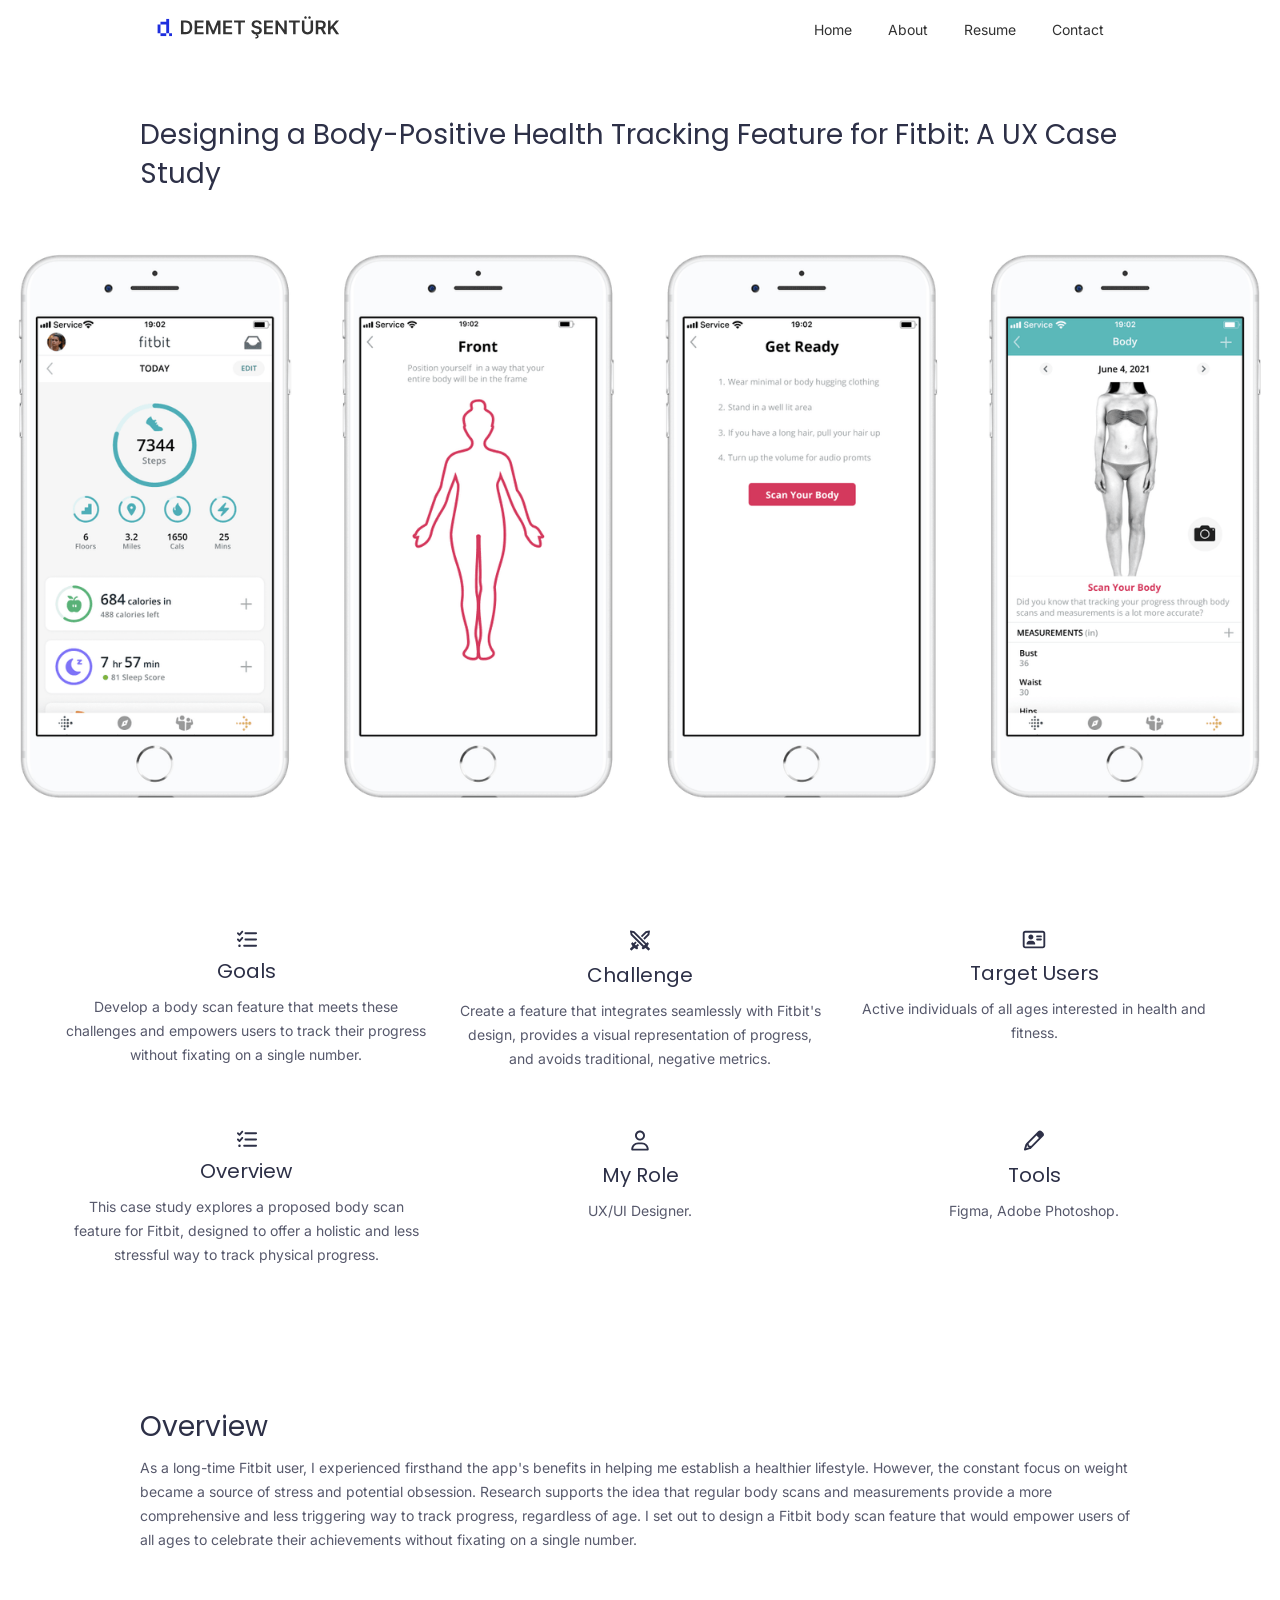
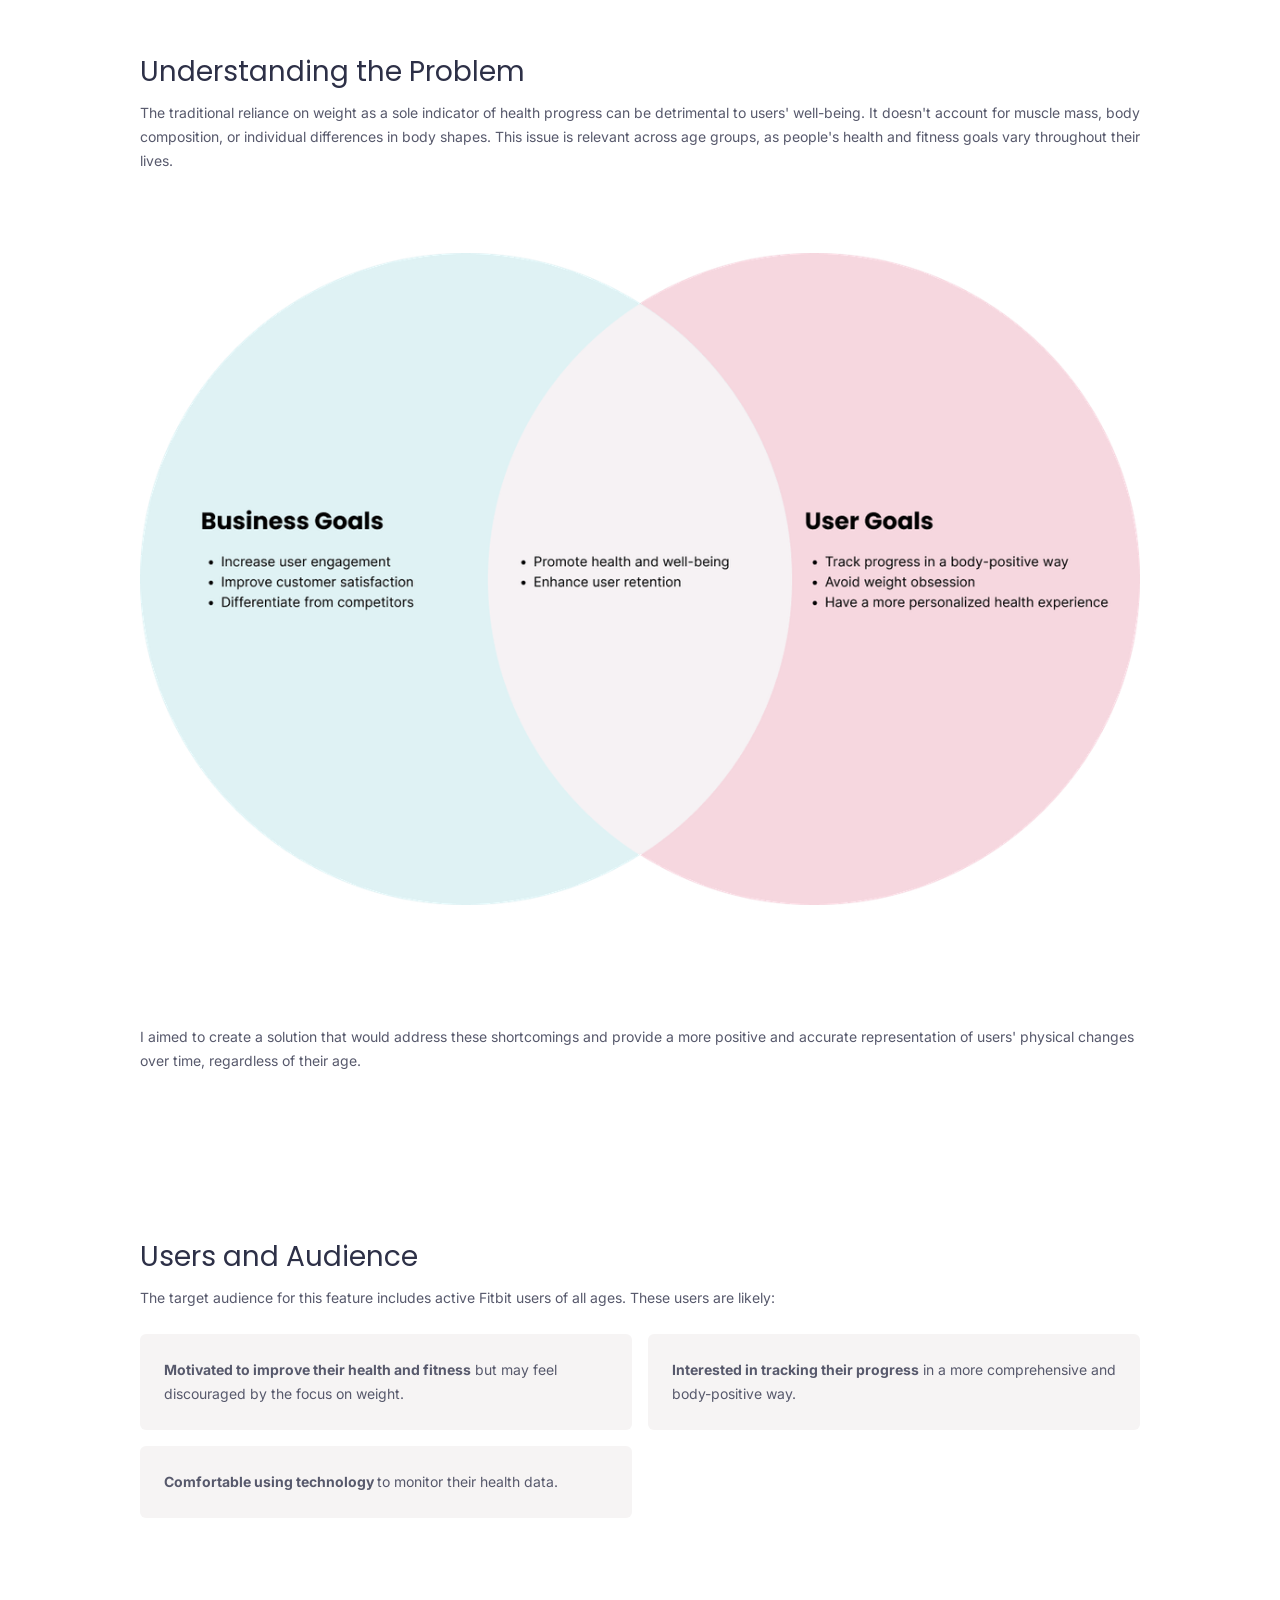
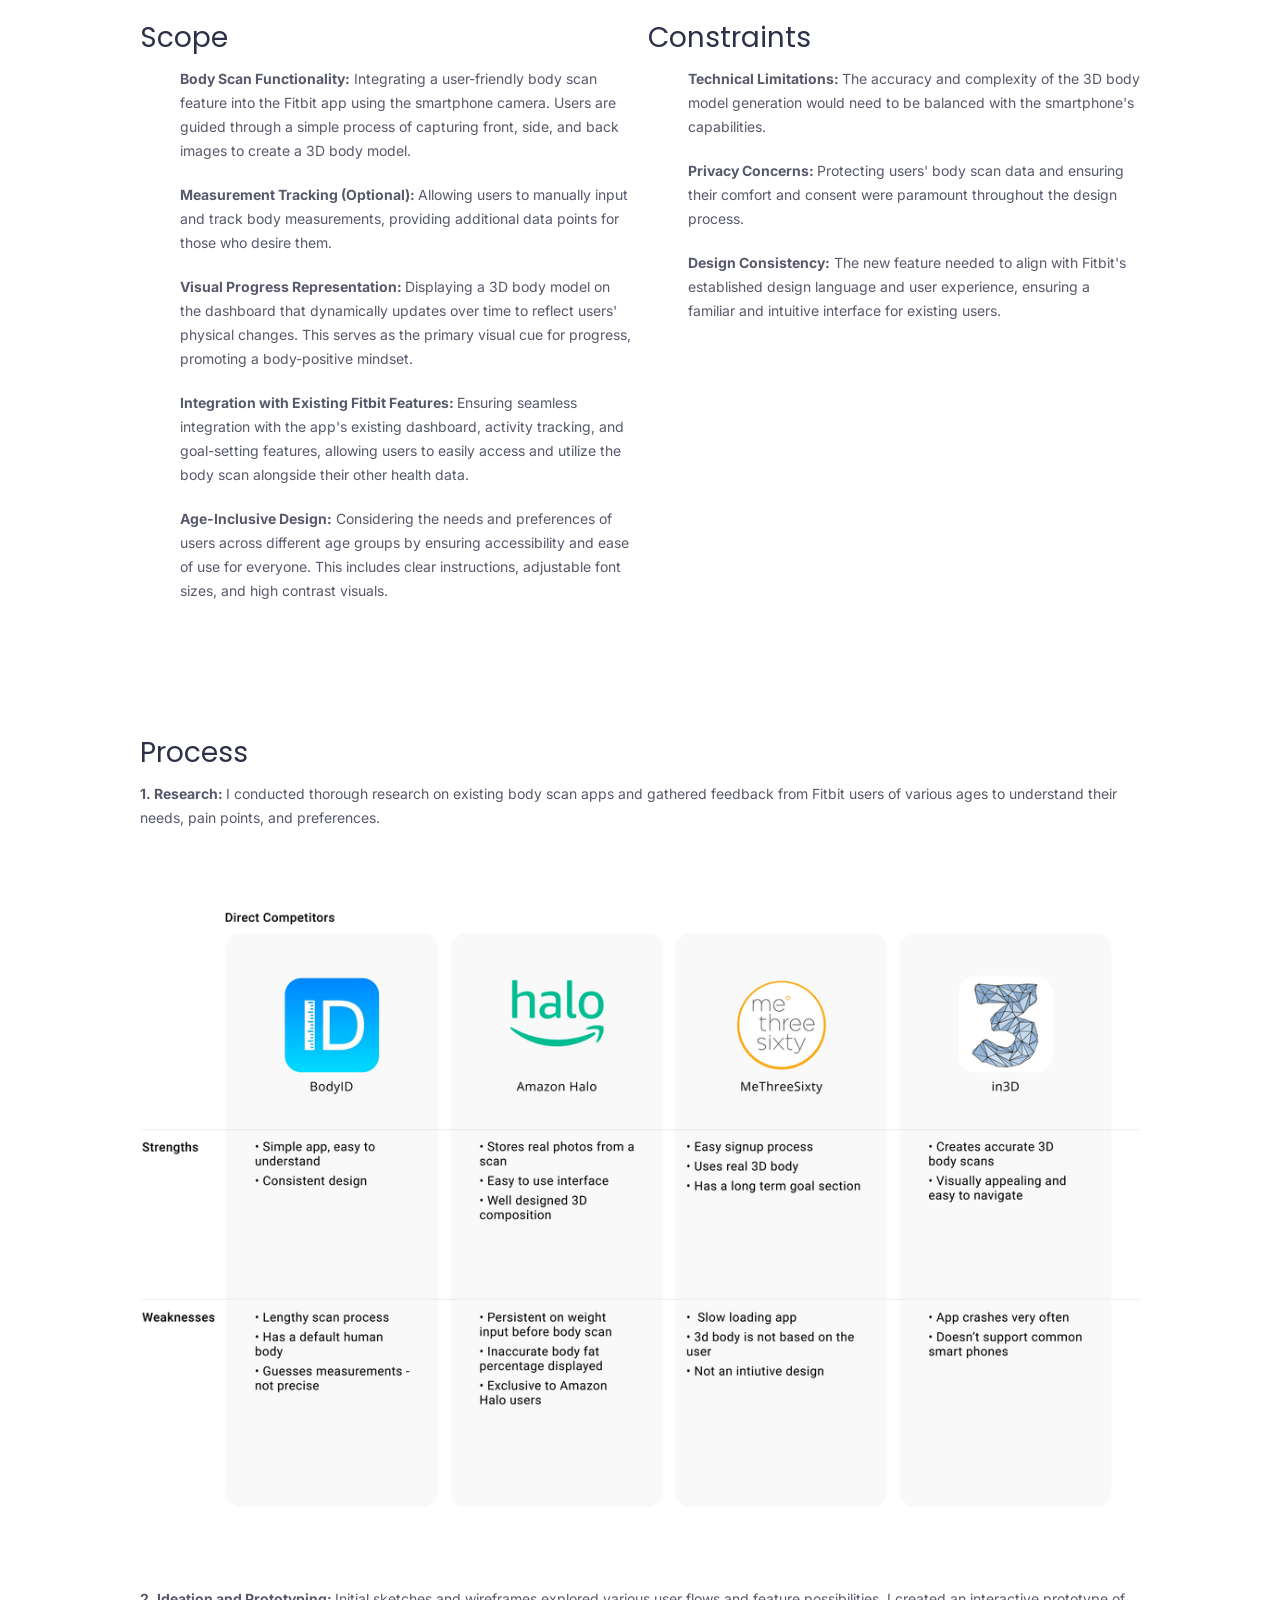
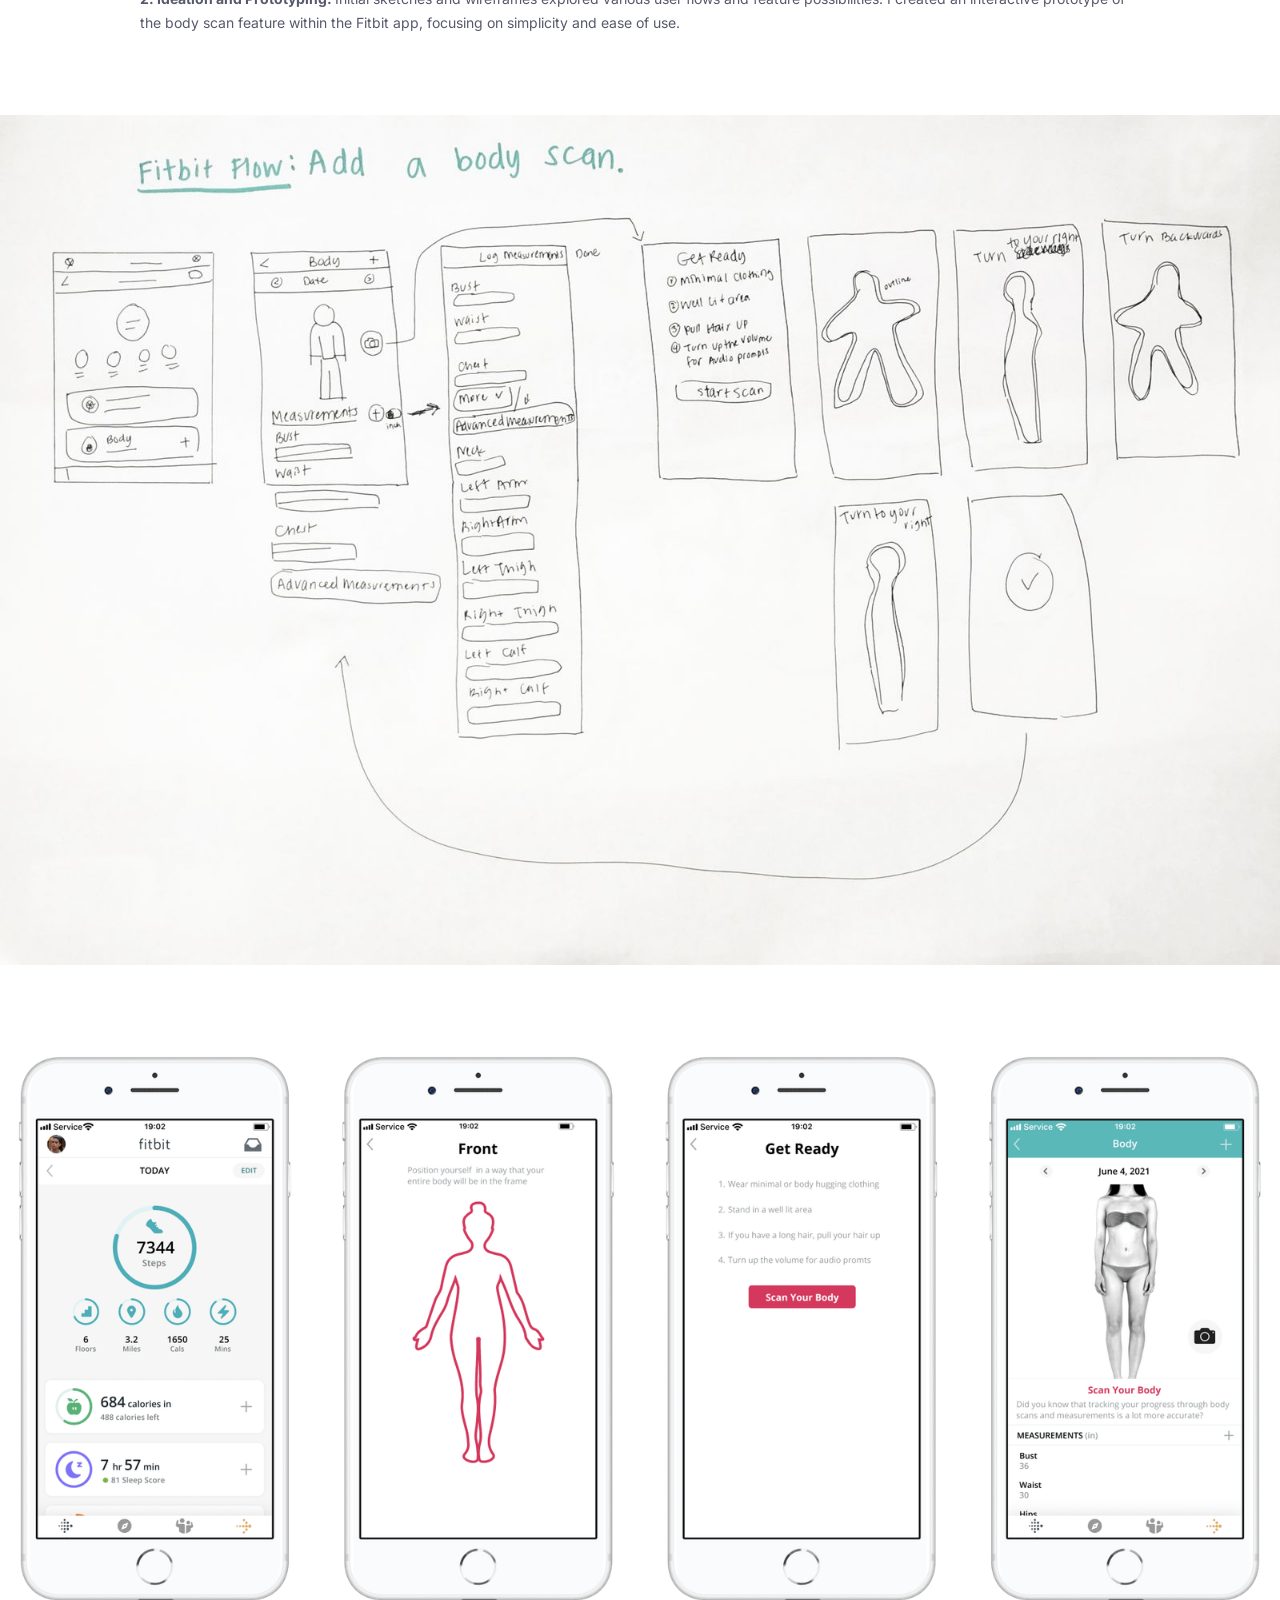
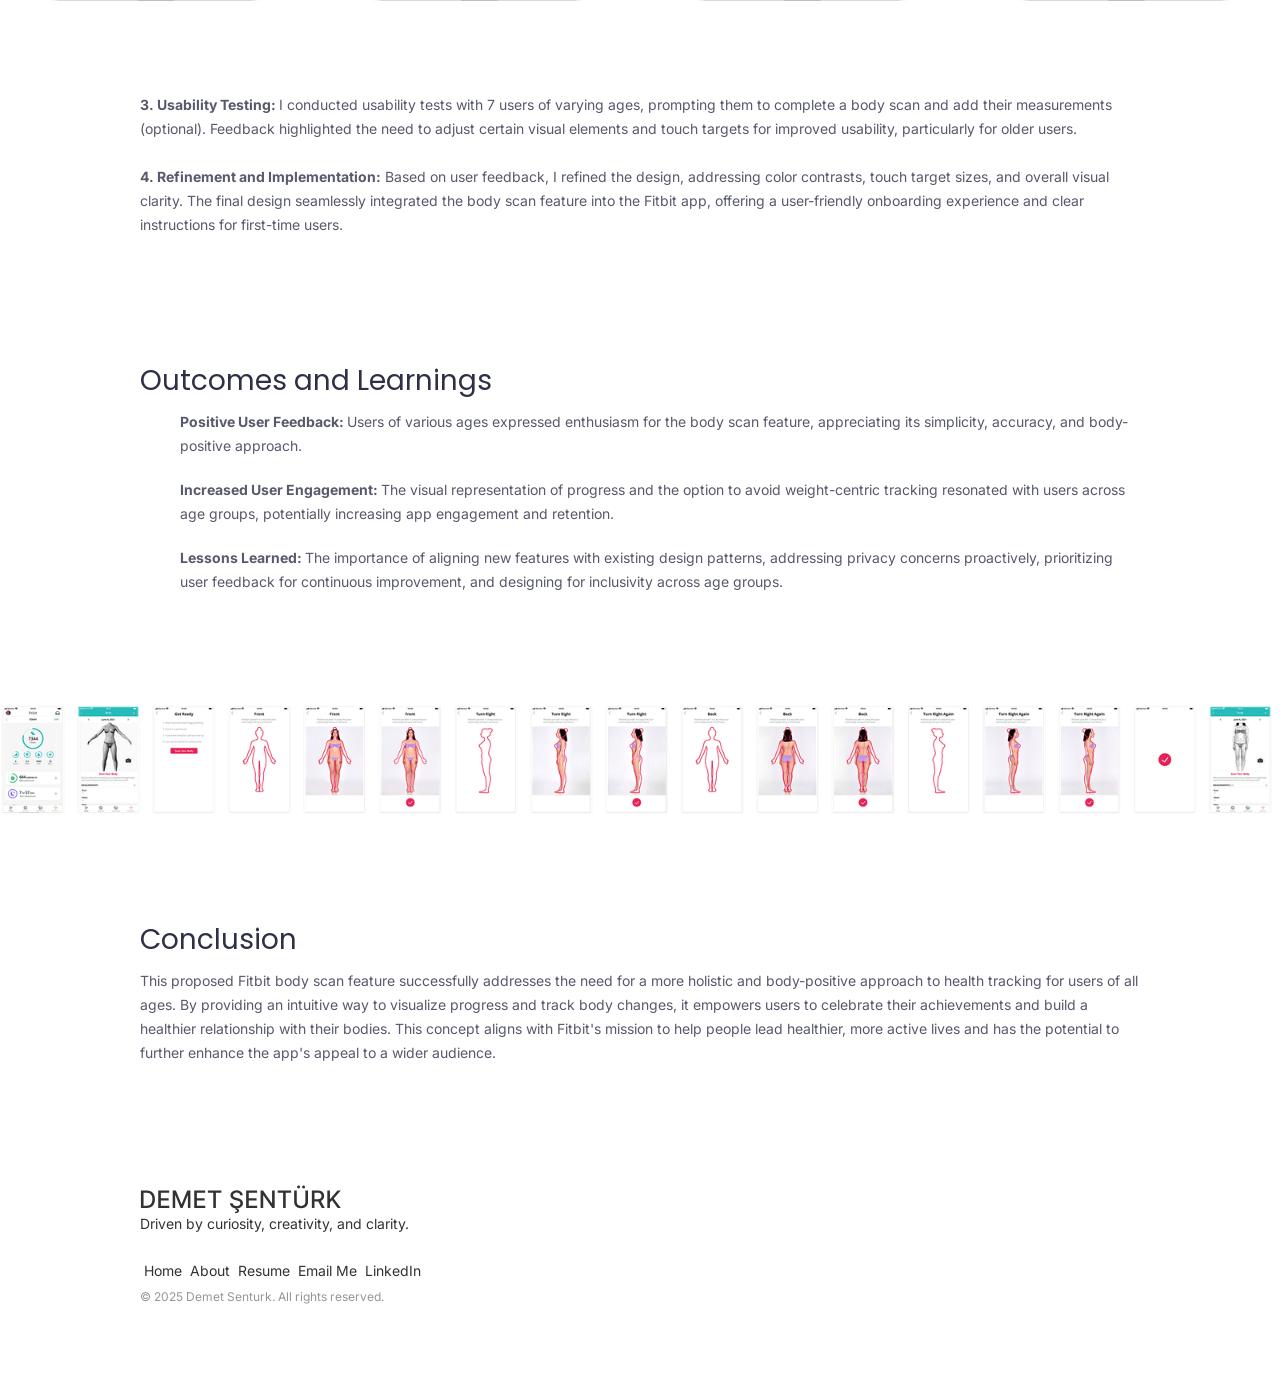
<file: fitbit.html>
<!DOCTYPE html><!-- Last Published: Wed Aug 19 2026 21:52:26 GMT+0000 (Coordinated Universal Time) --><html data-wf-domain="www.demetsenturk.com" data-wf-page="66e1e03d499309a71c846eab" data-wf-site="66b943aa4126ee57e239d4a1"><head><meta charset="utf-8"/><title>Fitbit Design System</title><meta content="Designing for Body Positivity – Discover how Demet Senturk reimagined health tracking with a 3D body scan concept for Fitbit. This case study details the user-centered design process and the potential impact on user well-being." name="description"/><meta content="Fitbit Design System" property="og:title"/><meta content="Designing for Body Positivity – Discover how Demet Senturk reimagined health tracking with a 3D body scan concept for Fitbit. This case study details the user-centered design process and the potential impact on user well-being." property="og:description"/><meta content="Fitbit Design System" name="twitter:title"/><meta content="Designing for Body Positivity – Discover how Demet Senturk reimagined health tracking with a 3D body scan concept for Fitbit. This case study details the user-centered design process and the potential impact on user well-being." name="twitter:description"/><meta property="og:type" content="website"/><meta content="summary_large_image" name="twitter:card"/><meta content="width=device-width, initial-scale=1" name="viewport"/><link href="assets/webflow/81070a9b6ba3-demets-portfolio.webflow.shared.ddf93c09e.css" rel="stylesheet" type="text/css" integrity="sha384-3fk8Ce6UWEafJBMLkoInh1G9GXRKVi+tCqeckOFHGw0lxrvxKEciZpZtups+Lj/d" crossorigin="anonymous"/><link href="https://fonts.googleapis.com" rel="preconnect"/><link href="https://fonts.gstatic.com" rel="preconnect" crossorigin="anonymous"/><script src="assets/webflow/012e56dad079-webfont.js" type="text/javascript"></script><script type="text/javascript">WebFont.load({  google: {    families: ["Inter:300,400,500,600,700","Poppins:300,400,500,600,700"]  }});</script><script type="text/javascript">!function(o,c){var n=c.documentElement,t=" w-mod-";n.className+=t+"js",("ontouchstart"in o||o.DocumentTouch&&c instanceof DocumentTouch)&&(n.className+=t+"touch")}(window,document);</script><link href="assets/webflow/2ac6c2444369-68338636b5f30f1555f22169_favicon.svg" rel="shortcut icon" type="image/x-icon"/><link href="assets/webflow/5320d60d0db7-68482ac55f8d980998641155_webclip.svg" rel="apple-touch-icon"/></head><body><div data-animation="default" data-collapse="medium" data-duration="400" data-easing="ease" data-easing2="ease" role="banner" class="navbar w-nav"><div class="container navbar w-container"><a href="index.html" class="brand w-nav-brand"><img src="assets/webflow/44c9ddb413b6-6831bd3e1b9b50ca9cbf24c8_logo.svg" loading="lazy" width="184" alt="" class="image-8"/></a><nav role="navigation" class="nav-menu w-nav-menu"><a href="index.html" class="nav-link w-nav-link">Home</a><a href="about.html" class="nav-link w-nav-link">About</a><a href="assets/webflow/c73fffb1cc0b-68d553a8bcdb8ab0337ce8e2_DS_Sept_Resume__1_.pdf" data-w-id="90046d95-818b-fc50-2798-cec4e68c316b" target="_blank" class="nav-link w-nav-link">Resume</a><a href="mailto:uxdemet@gmail.com" class="nav-link w-nav-link">Contact</a></nav><div class="menu-button w-nav-button"><div class="icon w-icon-nav-menu"></div></div></div></div><section class="section"><div class="w-layout-blockcontainer container w-container"><h1 class="h3">Designing a Body-Positive Health Tracking Feature for Fitbit: A UX Case Study</h1></div></section><section class="hero"><img src="assets/fitbit/1.png" loading="lazy" alt=""/></section><section class="section-3"><div class="w-layout-blockcontainer container-5 w-container"><div class="w-layout-blockcontainer container-4 w-container"><div class="w-layout-blockcontainer container-4 w-container"><img src="assets/webflow/60882b29d9ab-66bb8c073e69d4d86ae08ea4_goals.svg" loading="lazy" alt=""/><h4 class="h4">Goals</h4><div class="paragraph center">Develop a body scan feature that meets these challenges and empowers users to track their progress without fixating on a single number.<br/>‍</div></div><img src="assets/webflow/60882b29d9ab-66bb8c073e69d4d86ae08ea4_goals.svg" loading="lazy" width="21" alt=""/><h4 class="h4">Overview</h4><div class="paragraph center">This case study explores a proposed body scan feature for Fitbit, designed to offer a holistic and less stressful way to track physical progress.</div></div><div class="w-layout-blockcontainer container-4 w-container"><div class="w-layout-blockcontainer container-4 w-container"><img src="assets/webflow/dc16734743e4-66e338decf0936f4f7224b33_challenge.svg" loading="lazy" alt=""/><h4 class="h4">Challenge</h4><div class="paragraph center">Create a feature that integrates seamlessly with Fitbit&#x27;s design, provides a visual representation of progress, and avoids traditional, negative metrics.<br/>‍</div></div><img src="assets/webflow/de1a5847c4f5-66bb8c07eedda267a8ce5570_my-role.svg" loading="lazy" alt=""/><h4 class="h4">My Role</h4><div class="paragraph center">UX/UI Designer.</div></div><div class="w-layout-blockcontainer container-4 w-container"><div class="w-layout-blockcontainer container-4 w-container"><img src="assets/webflow/a091e21279a6-66e338de1564936bac6878ef_users.svg" loading="lazy" alt=""/><h4 class="h4">Target Users</h4><div class="paragraph center">Active individuals of all ages interested in health and fitness.<br/>‍</div></div><img src="assets/webflow/299ddd2bcd82-66bb8c07e3a7adb904807ef1_tools.svg" loading="lazy" alt=""/><h4 class="h4">Tools</h4><div class="paragraph center">Figma, Adobe Photoshop.</div></div></div></section><section class="section"><div class="w-layout-blockcontainer container w-container"><h1 class="h3">Overview</h1><div class="paragraph">As a long-time Fitbit user, I experienced firsthand the app&#x27;s benefits in helping me establish a healthier lifestyle. However, the constant focus on weight became a source of stress and potential obsession. Research supports the idea that regular body scans and measurements provide a more comprehensive and less triggering way to track progress, regardless of age. I set out to design a Fitbit body scan feature that would empower users of all ages to celebrate their achievements without fixating on a single number.</div></div></section><section class="section"><div class="w-layout-blockcontainer container w-container"><h1 class="h3">Understanding the Problem</h1><div class="paragraph">The traditional reliance on weight as a sole indicator of health progress can be detrimental to users&#x27; well-being. It doesn&#x27;t account for muscle mass, body composition, or individual differences in body shapes. This issue is relevant across age groups, as people&#x27;s health and fitness goals vary throughout their lives.</div></div></section><section class="section"><div class="w-layout-blockcontainer container hero-wrapper w-container"><img src="assets/fitbit/2.png" loading="lazy" alt=""/></div></section><section class="section-copy"><div class="w-layout-blockcontainer container w-container"><div class="w-layout-blockcontainer container w-container"><div class="paragraph">I aimed to create a solution that would address these shortcomings and provide a more positive and accurate representation of users&#x27; physical changes over time, regardless of their age.<br/>‍</div></div></div></section><section class="section"><div class="w-layout-blockcontainer container w-container"><h3 class="h3">Users and Audience</h3><div class="w-layout-blockcontainer container w-container"><div class="paragraph">The target audience for this feature includes active Fitbit users of all ages. These users are likely:<br/>‍</div></div><div class="w-layout-grid grid _4x4"><div class="paragraph card"><strong>Motivated to improve their health and fitness</strong> but may feel discouraged by the focus on weight.</div><div class="paragraph card"><strong>Interested in tracking their progress</strong> in a more comprehensive and body-positive way.</div><div class="paragraph card"><strong>Comfortable using technology </strong>to monitor their health data.</div></div></div></section><section class="section"><div class="w-layout-blockcontainer container w-container"><div class="w-layout-grid grid _2x1"><div class="w-layout-blockcontainer container-6 w-container"><h3 class="h3">Scope</h3><ul role="list"><li class="paragraph list"><strong>Body Scan Functionality:</strong> Integrating a user-friendly body scan feature into the Fitbit app using the smartphone camera. Users are guided through a simple process of capturing front, side, and back images to create a 3D body model.</li><li class="paragraph list"><strong>Measurement Tracking (Optional): </strong>Allowing users to manually input and track body measurements, providing additional data points for those who desire them.</li><li class="paragraph list"><strong>Visual Progress Representation: </strong>Displaying a 3D body model on the dashboard that dynamically updates over time to reflect users&#x27; physical changes. This serves as the primary visual cue for progress, promoting a body-positive mindset.</li><li class="paragraph list"><strong>Integration with Existing Fitbit Features: </strong>Ensuring seamless integration with the app&#x27;s existing dashboard, activity tracking, and goal-setting features, allowing users to easily access and utilize the body scan alongside their other health data.</li><li class="paragraph list"><strong>Age-Inclusive Design:</strong> Considering the needs and preferences of users across different age groups by ensuring accessibility and ease of use for everyone. This includes clear instructions, adjustable font sizes, and high contrast visuals.</li></ul></div><div class="w-layout-blockcontainer container-6 w-container"><h3 class="h3">Constraints</h3><ul role="list"><li class="paragraph list"><strong>Technical Limitations: </strong>The accuracy and complexity of the 3D body model generation would need to be balanced with the smartphone&#x27;s capabilities.</li><li class="paragraph list"><strong>Privacy Concerns: </strong>Protecting users&#x27; body scan data and ensuring their comfort and consent were paramount throughout the design process.</li><li class="paragraph list"><strong>Design Consistency:</strong> The new feature needed to align with Fitbit&#x27;s established design language and user experience, ensuring a familiar and intuitive interface for existing users.</li></ul></div></div></div></section><section class="section"><div class="w-layout-blockcontainer container w-container"><h1 class="h3">Process</h1><div class="paragraph"><strong>1. Research: </strong>I conducted thorough research on existing body scan apps and gathered feedback from Fitbit users of various ages to understand their needs, pain points, and preferences.</div></div></section><section class="section"><div class="w-layout-blockcontainer container hero-wrapper w-container"><img src="assets/fitbit/3.png" loading="lazy" alt=""/></div></section><section class="section"><div class="w-layout-blockcontainer container w-container"><div class="paragraph"><strong>2. Ideation and Prototyping: </strong>Initial sketches and wireframes explored various user flows and feature possibilities. I created an interactive prototype of the body scan feature within the Fitbit app, focusing on simplicity and ease of use.</div></div></section><section class="section"><div class="w-layout-blockcontainer container hero-wrapper w-container"></div><img src="assets/fitbit/4.jpg" loading="lazy" alt="" class="image-7"/></section><section class="section"><img src="assets/fitbit/5.png" loading="lazy" alt="" class="image-6"/></section><section class="section"><div class="w-layout-blockcontainer container w-container"><div class="paragraph"><strong>3. Usability Testing: </strong>I conducted usability tests with 7 users of varying ages, prompting them to complete a body scan and add their measurements (optional). Feedback highlighted the need to adjust certain visual elements and touch targets for improved usability, particularly for older users.<br/><br/><strong>4. Refinement and Implementation:</strong> Based on user feedback, I refined the design, addressing color contrasts, touch target sizes, and overall visual clarity. The final design seamlessly integrated the body scan feature into the Fitbit app, offering a user-friendly onboarding experience and clear instructions for first-time users.<br/>‍</div></div></section><section class="section"><div class="w-layout-blockcontainer container w-container"><h1 class="h3">Outcomes and Learnings</h1><ul role="list"><li class="paragraph list"><strong>Positive User Feedback: </strong>Users of various ages expressed enthusiasm for the body scan feature, appreciating its simplicity, accuracy, and body-positive approach.</li><li class="paragraph list"><strong>Increased User Engagement: </strong>The visual representation of progress and the option to avoid weight-centric tracking resonated with users across age groups, potentially increasing app engagement and retention.</li><li class="paragraph list"><strong>Lessons Learned: </strong>The importance of aligning new features with existing design patterns, addressing privacy concerns proactively, prioritizing user feedback for continuous improvement, and designing for inclusivity across age groups.</li></ul></div></section><section class="section"><div class="w-layout-blockcontainer container hero-wrapper w-container"></div><img src="assets/fitbit/6.png" loading="lazy" alt=""/></section><section class="section"><div class="w-layout-blockcontainer container w-container"><h1 class="h3">Conclusion</h1><div class="paragraph">This proposed Fitbit body scan feature successfully addresses the need for a more holistic and body-positive approach to health tracking for users of all ages. By providing an intuitive way to visualize progress and track body changes, it empowers users to celebrate their achievements and build a healthier relationship with their bodies. This concept aligns with Fitbit&#x27;s mission to help people lead healthier, more active lives and has the potential to further enhance the app&#x27;s appeal to a wider audience.</div></div></section><section class="footer"><div class="w-layout-blockcontainer container w-container"><div class="w-layout-blockcontainer footer-container w-container"><div class="w-layout-blockcontainer blurb w-container"><img src="assets/webflow/053ed4069dc9-66be5fd8cb3d9194c274fd57_DEMET_S_ENTU_RK.svg" loading="lazy" alt="" class="image-2"/></div></div><div class="text-block-6">Driven by curiosity, creativity, and clarity.</div><div class="w-layout-blockcontainer all-rights-reserved-container w-container"><div class="w-layout-blockcontainer link-container w-container"><a href="index.html" class="footer-link">Home</a><a href="about.html" class="footer-link">About</a><a href="assets/webflow/c73fffb1cc0b-68d553a8bcdb8ab0337ce8e2_DS_Sept_Resume__1_.pdf" class="footer-link">Resume</a><a href="mailto:uxdemet@gmail.com" class="footer-link">Email Me</a><a href="https://www.linkedin.com/in/demetsentvrk/" target="_blank" class="footer-link">LinkedIn</a></div><div class="text-block-2">© 2025 Demet Senturk. All rights reserved.</div></div></div></section><script src="assets/webflow/5cbcb7941aad-jquery-3.5.1.min.dc5e7f18c8.js" type="text/javascript" integrity="sha256-9/aliU8dGd2tb6OSsuzixeV4y/faTqgFtohetphbbj0=" crossorigin="anonymous"></script><script src="assets/webflow/92a4c17e8468-webflow.schunk.36b8fb49256177c8.js" type="text/javascript" integrity="sha384-4abIlA5/v7XaW1HMXKBgnUuhnjBYJ/Z9C1OSg4OhmVw9O3QeHJ/qJqFBERCDPv7G" crossorigin="anonymous"></script><script src="assets/webflow/4f212a5acc61-webflow.schunk.43666a3033c4217a.js" type="text/javascript" integrity="sha384-5JCW52ASTevCslVIBDC1yMYu48RFBLFesk4WtMGursEkdeoHSE8wnVepJNi3j7om" crossorigin="anonymous"></script><script src="assets/webflow/95aad2cfc9ea-webflow.4ac485bf.9589ea8fd062a46a.js" type="text/javascript" integrity="sha384-8wDLzqZ4f9osY8WRPOQ1OLV5rz3qVqtoOwT5nn+9OqPQZmNUC/AF/cuGgaIOslzx" crossorigin="anonymous"></script></body></html>
</file>
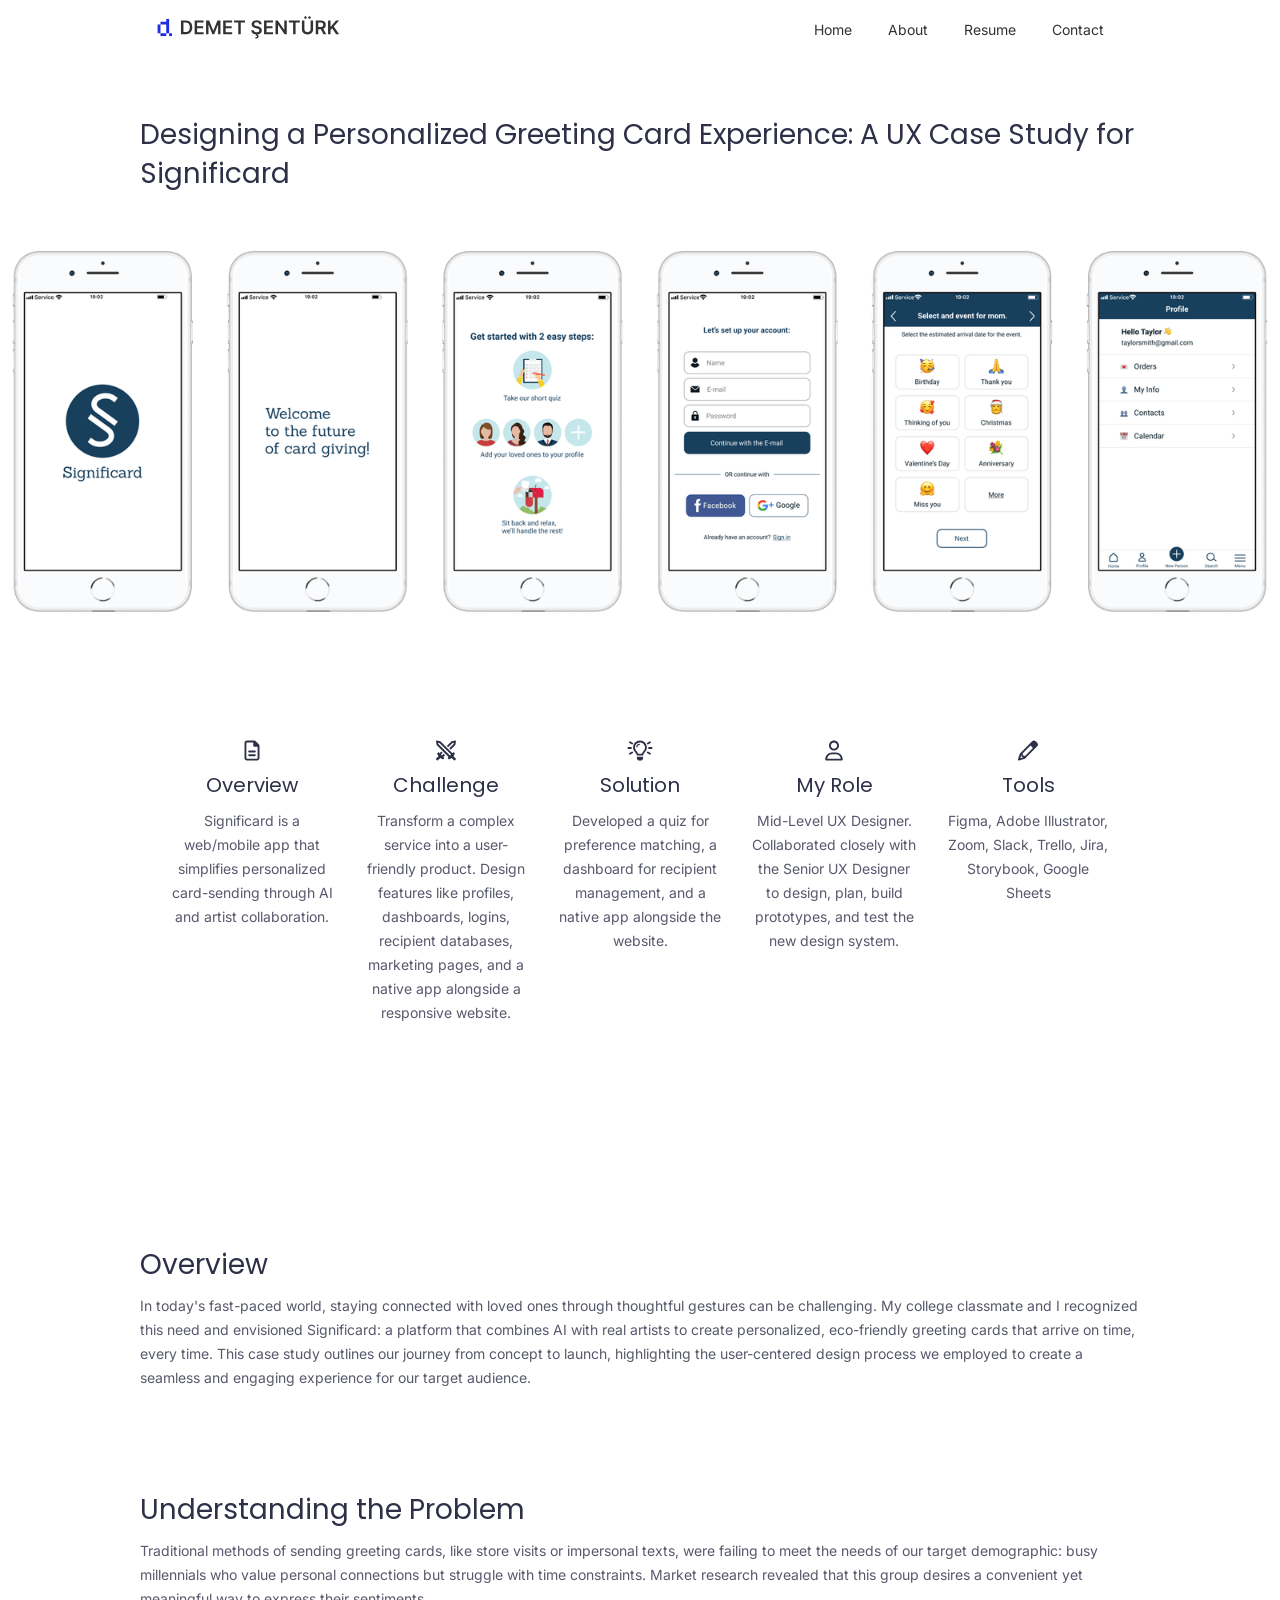
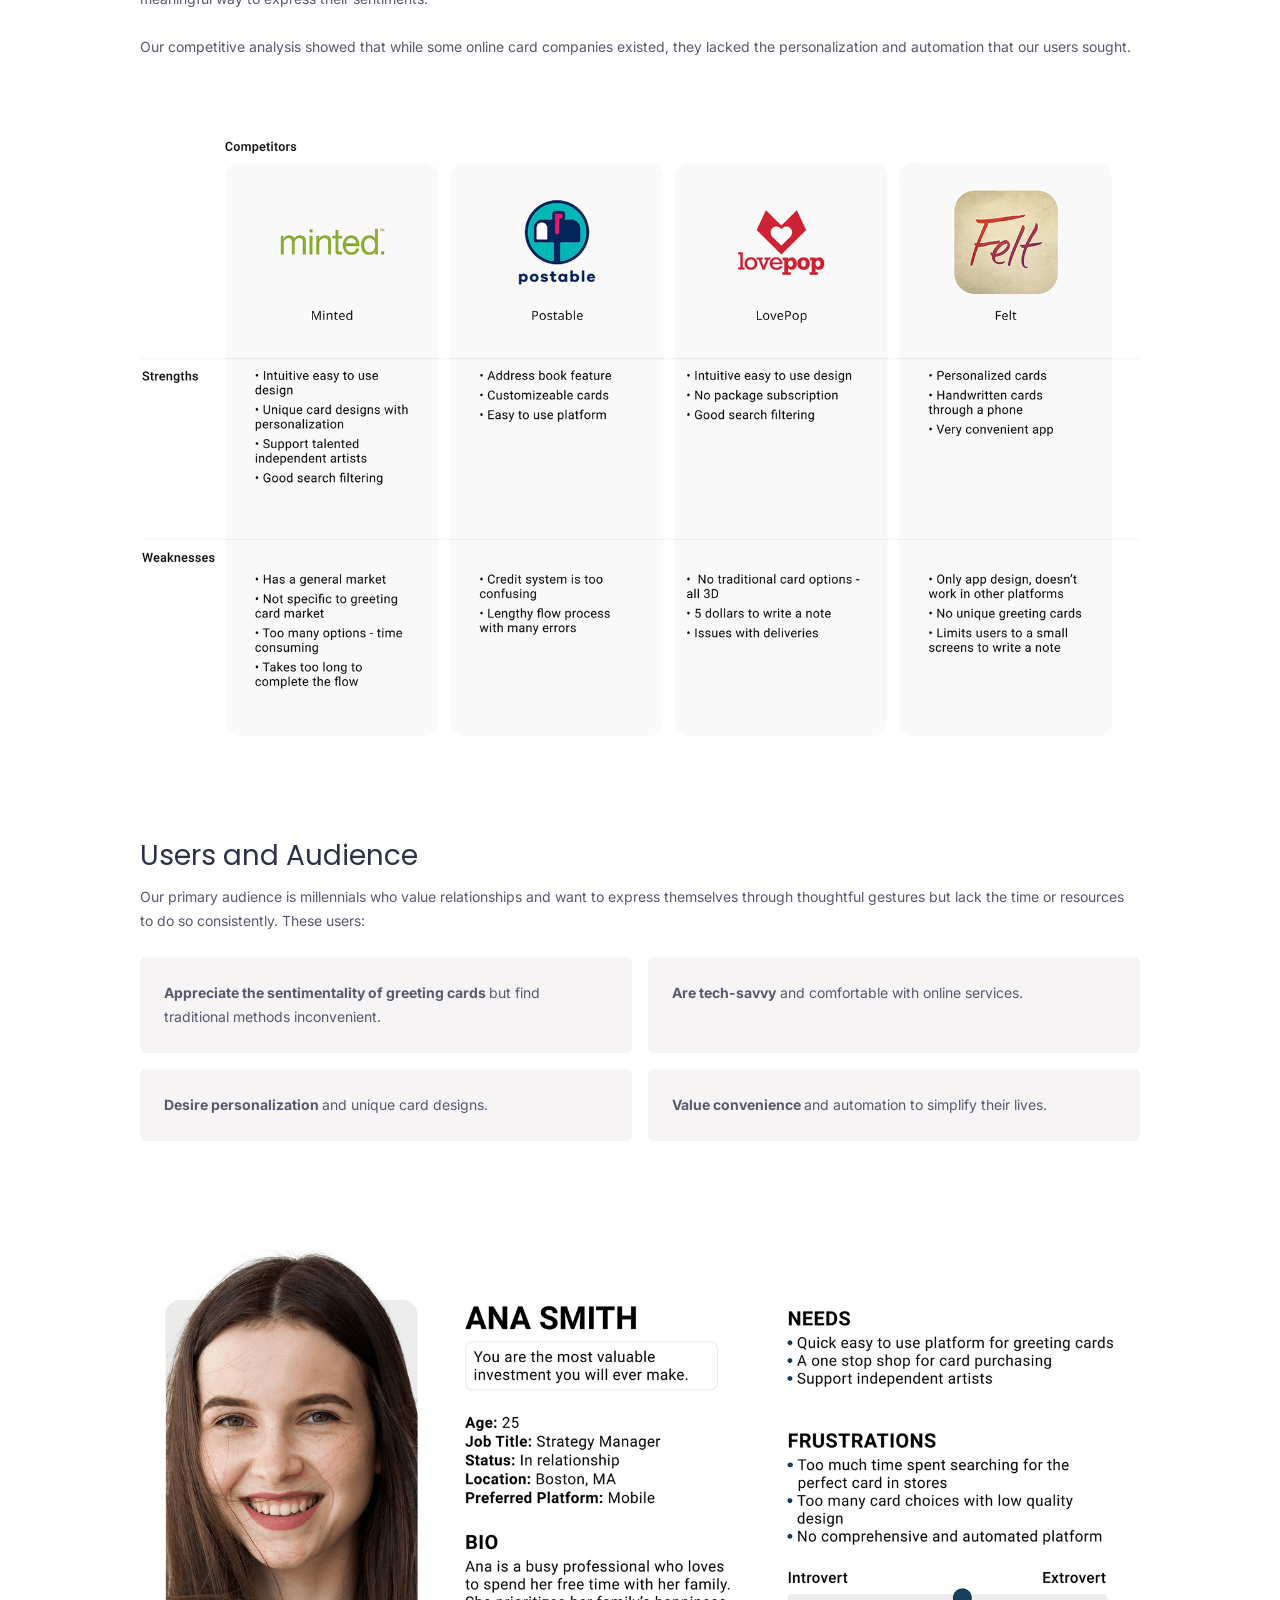
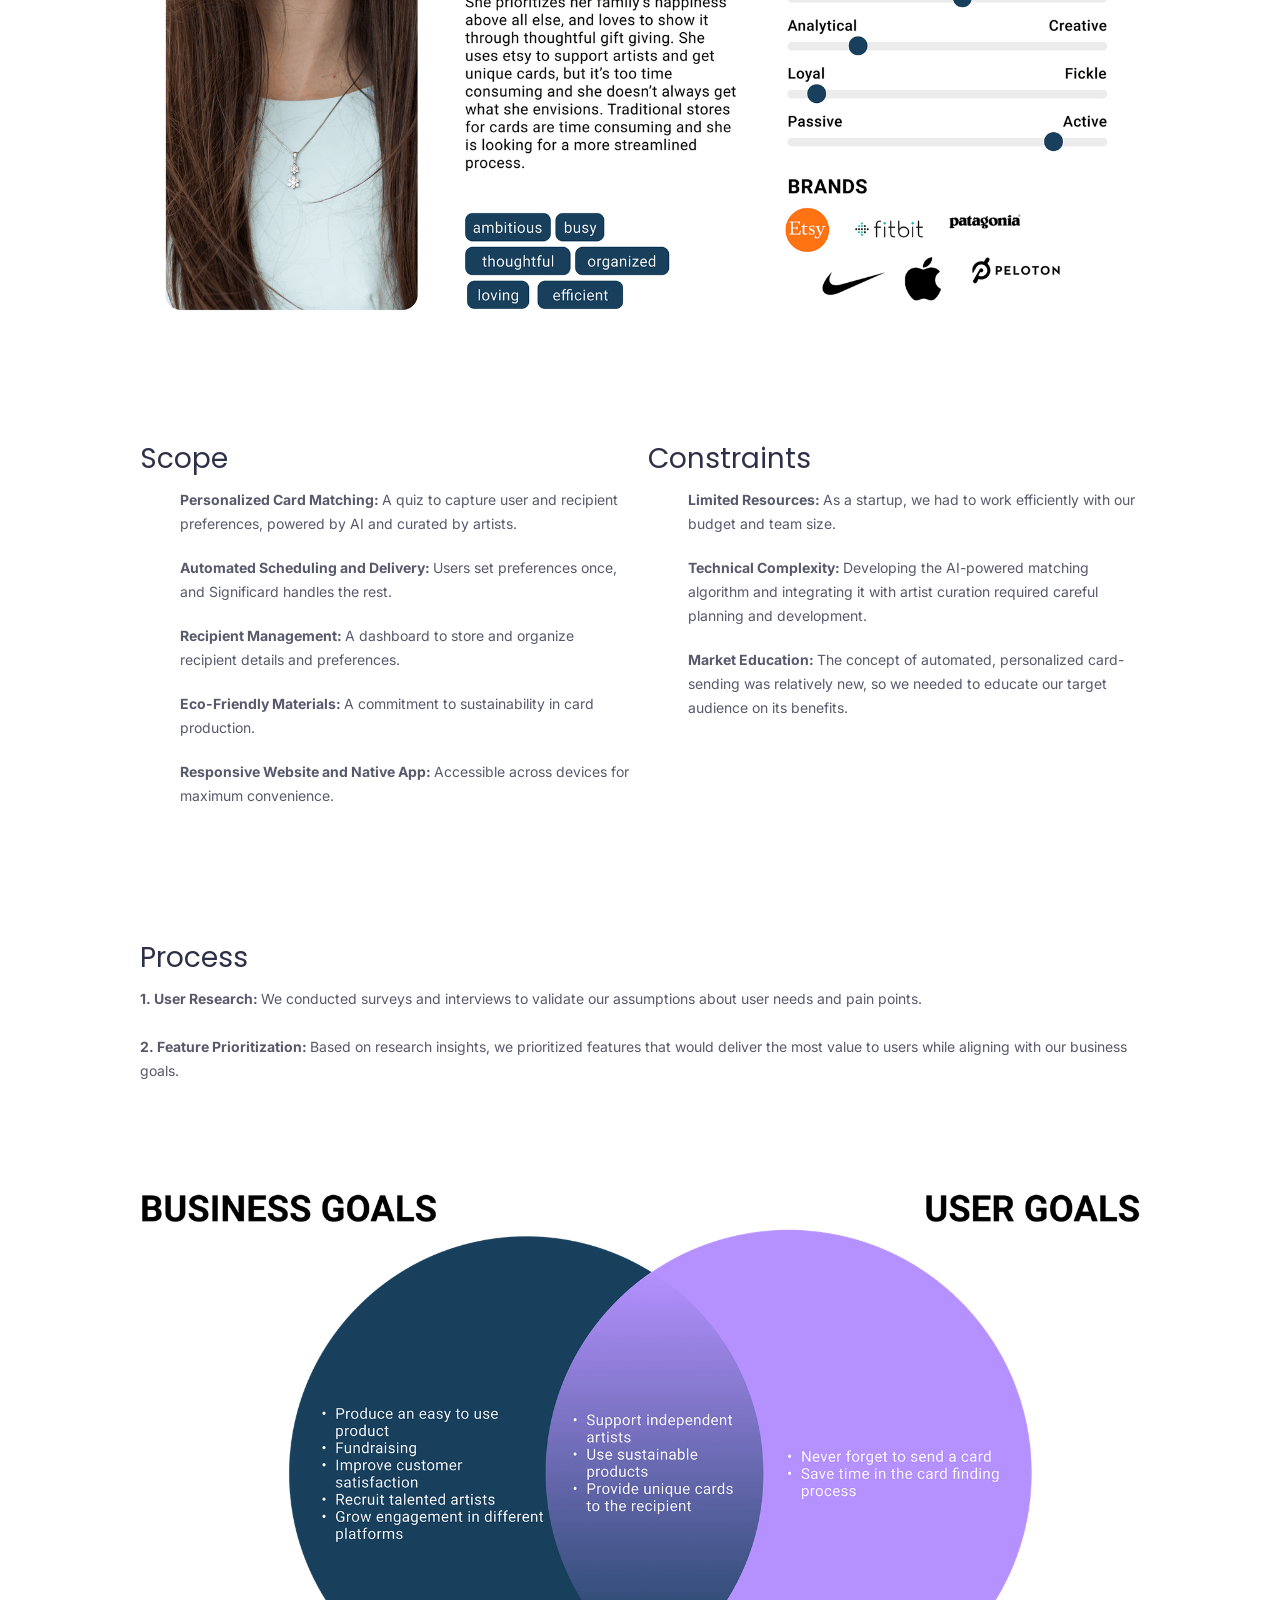
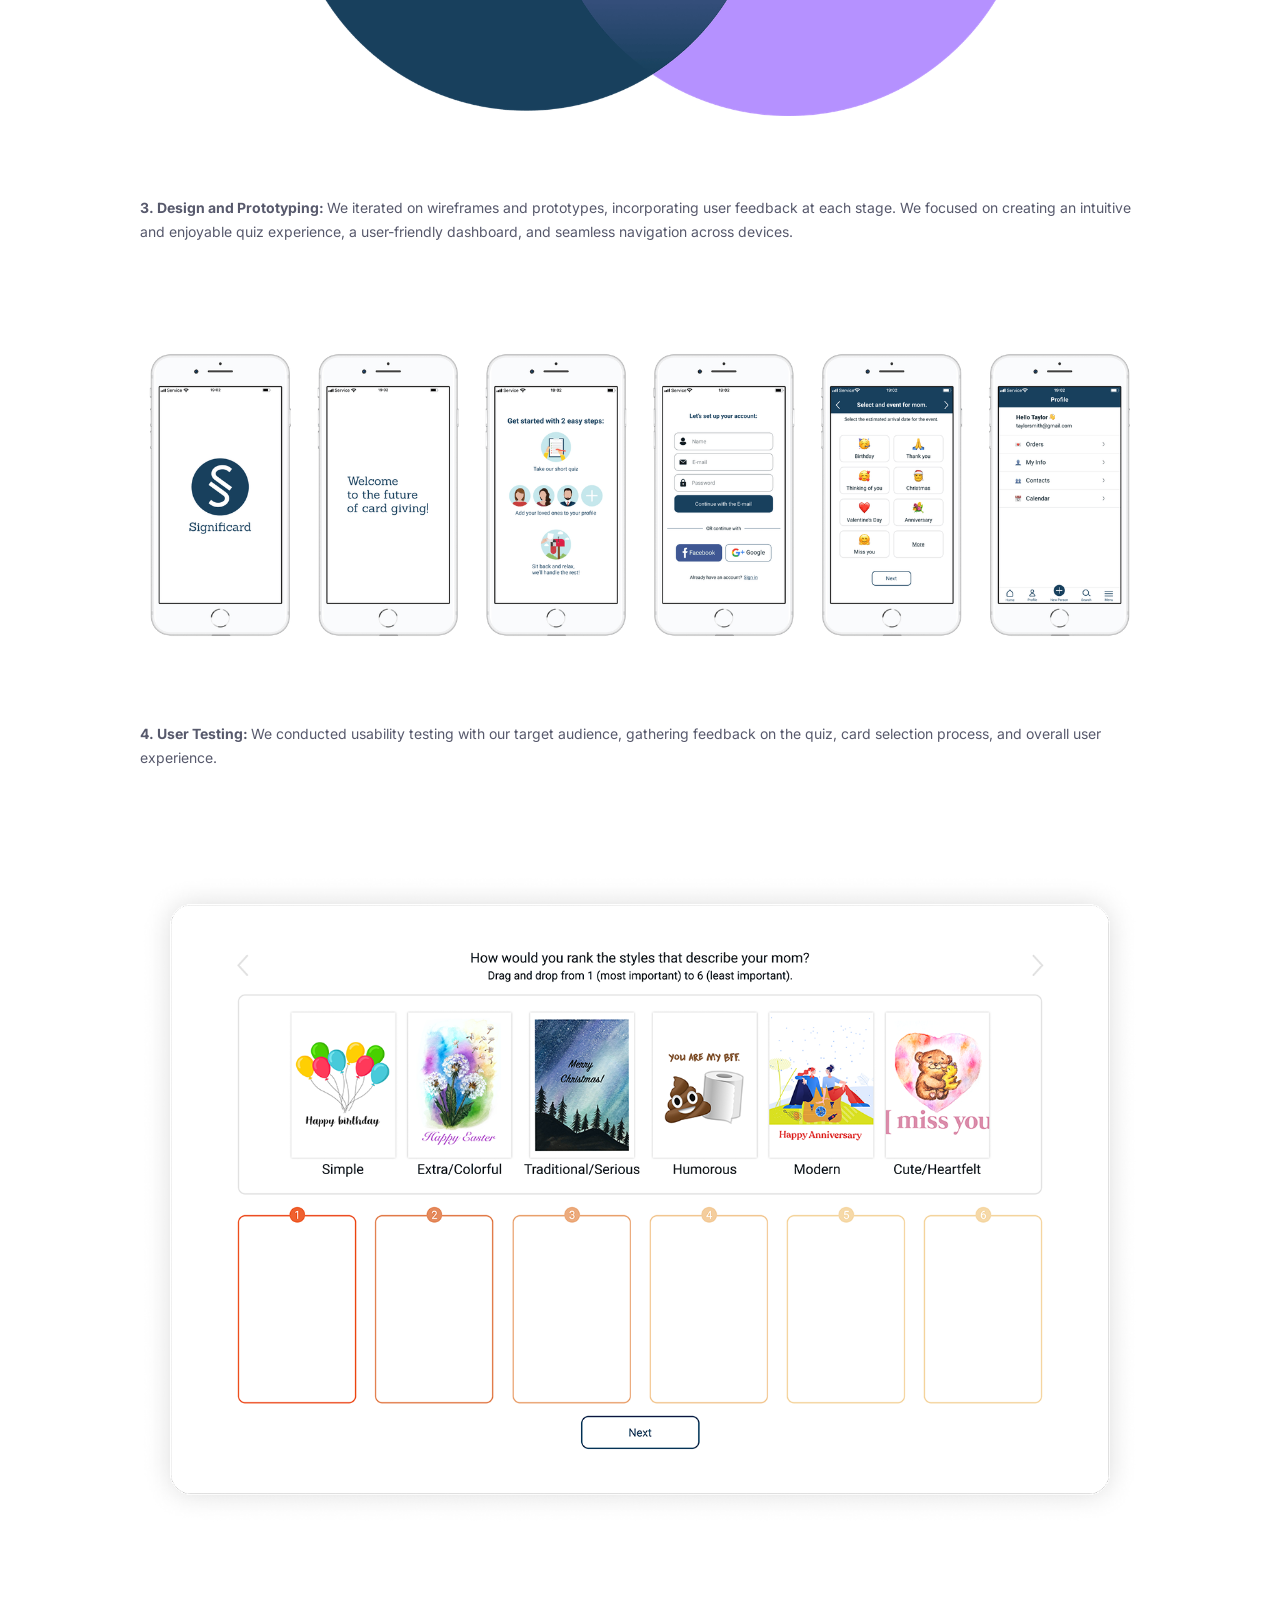
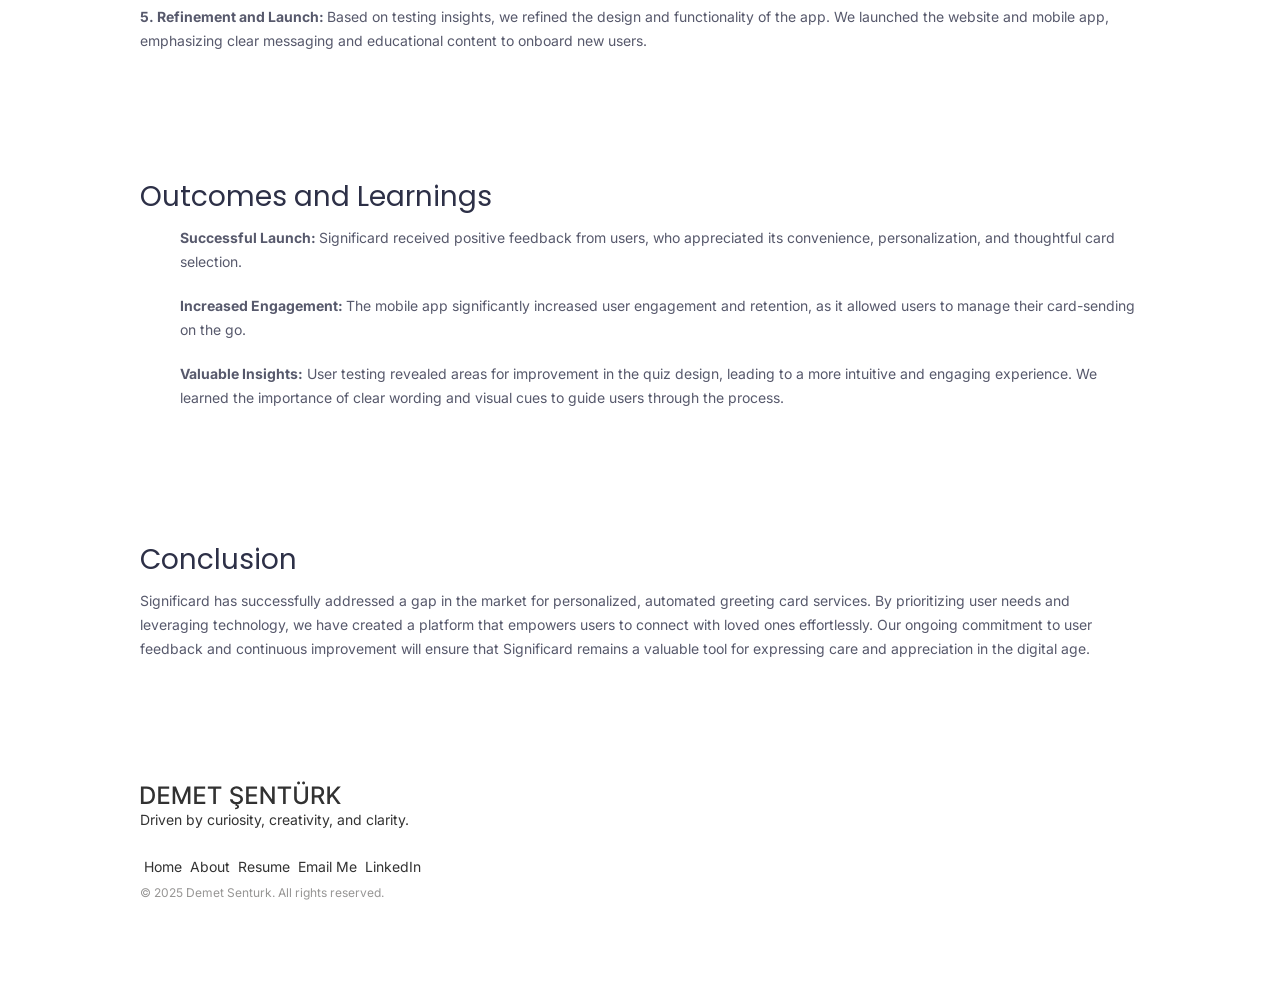
<file: significard.html>
<!DOCTYPE html><!-- Last Published: Wed Aug 19 2026 21:52:26 GMT+0000 (Coordinated Universal Time) --><html data-wf-domain="www.demetsenturk.com" data-wf-page="66e1db9c336715c68a0d5954" data-wf-site="66b943aa4126ee57e239d4a1"><head><meta charset="utf-8"/><title>Designing a Personalized Greeting Card Experience: A UX Case Study for Significard</title><meta content="User-Centered Design for Personalized Card-Sending – Demet Senturk explores the UX/UI design process behind Significard, showcasing user research, prototyping, and the creation of key features to enhance the card-sending experience." name="description"/><meta content="Designing a Personalized Greeting Card Experience: A UX Case Study for Significard" property="og:title"/><meta content="User-Centered Design for Personalized Card-Sending – Demet Senturk explores the UX/UI design process behind Significard, showcasing user research, prototyping, and the creation of key features to enhance the card-sending experience." property="og:description"/><meta content="Designing a Personalized Greeting Card Experience: A UX Case Study for Significard" name="twitter:title"/><meta content="User-Centered Design for Personalized Card-Sending – Demet Senturk explores the UX/UI design process behind Significard, showcasing user research, prototyping, and the creation of key features to enhance the card-sending experience." name="twitter:description"/><meta property="og:type" content="website"/><meta content="summary_large_image" name="twitter:card"/><meta content="width=device-width, initial-scale=1" name="viewport"/><link href="assets/webflow/81070a9b6ba3-demets-portfolio.webflow.shared.ddf93c09e.css" rel="stylesheet" type="text/css" integrity="sha384-3fk8Ce6UWEafJBMLkoInh1G9GXRKVi+tCqeckOFHGw0lxrvxKEciZpZtups+Lj/d" crossorigin="anonymous"/><link href="https://fonts.googleapis.com" rel="preconnect"/><link href="https://fonts.gstatic.com" rel="preconnect" crossorigin="anonymous"/><script src="assets/webflow/012e56dad079-webfont.js" type="text/javascript"></script><script type="text/javascript">WebFont.load({  google: {    families: ["Inter:300,400,500,600,700","Poppins:300,400,500,600,700"]  }});</script><script type="text/javascript">!function(o,c){var n=c.documentElement,t=" w-mod-";n.className+=t+"js",("ontouchstart"in o||o.DocumentTouch&&c instanceof DocumentTouch)&&(n.className+=t+"touch")}(window,document);</script><link href="assets/webflow/2ac6c2444369-68338636b5f30f1555f22169_favicon.svg" rel="shortcut icon" type="image/x-icon"/><link href="assets/webflow/5320d60d0db7-68482ac55f8d980998641155_webclip.svg" rel="apple-touch-icon"/></head><body><div data-animation="default" data-collapse="medium" data-duration="400" data-easing="ease" data-easing2="ease" role="banner" class="navbar w-nav"><div class="container navbar w-container"><a href="index.html" class="brand w-nav-brand"><img src="assets/webflow/44c9ddb413b6-6831bd3e1b9b50ca9cbf24c8_logo.svg" loading="lazy" width="184" alt="" class="image-8"/></a><nav role="navigation" class="nav-menu w-nav-menu"><a href="index.html" class="nav-link w-nav-link">Home</a><a href="about.html" class="nav-link w-nav-link">About</a><a href="assets/webflow/c73fffb1cc0b-68d553a8bcdb8ab0337ce8e2_DS_Sept_Resume__1_.pdf" data-w-id="90046d95-818b-fc50-2798-cec4e68c316b" target="_blank" class="nav-link w-nav-link">Resume</a><a href="mailto:uxdemet@gmail.com" class="nav-link w-nav-link">Contact</a></nav><div class="menu-button w-nav-button"><div class="icon w-icon-nav-menu"></div></div></div></div><section class="section"><div class="w-layout-blockcontainer container w-container"><h1 class="h3">Designing a Personalized Greeting Card Experience: A UX Case Study for Significard</h1></div></section><section class="hero"><img src="assets/significard/1.png" loading="lazy" alt=""/></section><section class="section-3"><div class="w-layout-blockcontainer container-5 w-container"><div class="w-layout-blockcontainer container-4 w-container"><img src="assets/webflow/99a32925d303-66e338defe6b3a9a4c9391b7_overview.svg" loading="lazy" alt=""/><h4 class="h4">Overview</h4><div class="paragraph center">Significard is a web/mobile app that simplifies personalized card-sending through AI and artist collaboration.</div></div><div class="w-layout-blockcontainer container-4 w-container"><img src="assets/webflow/dc16734743e4-66e338decf0936f4f7224b33_challenge.svg" loading="lazy" alt=""/><h4 class="h4">Challenge</h4><div class="paragraph center">Transform a complex service into a user-friendly product. Design features like profiles, dashboards, logins, recipient databases, marketing pages, and a native app alongside a responsive website.</div></div><div class="w-layout-blockcontainer container-4 w-container"><img src="assets/webflow/78688c5d060f-66e338dec5003c1cbfb40764_solution.svg" loading="lazy" alt=""/><h4 class="h4">Solution</h4><div class="paragraph center">Developed a quiz for preference matching, a dashboard for recipient management, and a native app alongside the website.</div></div><div class="w-layout-blockcontainer container-4 w-container"><img src="assets/webflow/de1a5847c4f5-66bb8c07eedda267a8ce5570_my-role.svg" loading="lazy" alt=""/><h4 class="h4">My Role</h4><div class="paragraph center">Mid-Level UX Designer. Collaborated closely with the Senior UX Designer to design, plan, build prototypes, and test the new design system.</div></div><div class="w-layout-blockcontainer container-4 w-container"><img src="assets/webflow/299ddd2bcd82-66bb8c07e3a7adb904807ef1_tools.svg" loading="lazy" alt=""/><h4 class="h4">Tools</h4><div class="paragraph center">Figma, Adobe Illustrator, Zoom, Slack, Trello, Jira, Storybook, Google Sheets</div></div></div></section><section class="section"></section><section class="section"><div class="w-layout-blockcontainer container w-container"><h1 class="h3">Overview</h1><div class="paragraph">In today&#x27;s fast-paced world, staying connected with loved ones through thoughtful gestures can be challenging. My college classmate and I recognized this need and envisioned Significard: a platform that combines AI with real artists to create personalized, eco-friendly greeting cards that arrive on time, every time. This case study outlines our journey from concept to launch, highlighting the user-centered design process we employed to create a seamless and engaging experience for our target audience.</div></div></section><section class="section"><div class="w-layout-blockcontainer container w-container"><h1 class="h3">Understanding the Problem</h1><div class="paragraph">Traditional methods of sending greeting cards, like store visits or impersonal texts, were failing to meet the needs of our target demographic: busy millennials who value personal connections but struggle with time constraints. Market research revealed that this group desires a convenient yet meaningful way to express their sentiments.<br/><br/>Our competitive analysis showed that while some online card companies existed, they lacked the personalization and automation that our users sought.</div></div></section><section class="section"><div class="w-layout-blockcontainer container hero-wrapper w-container"><img src="assets/significard/2.png" loading="lazy" alt=""/></div></section><section class="section"><div class="w-layout-blockcontainer container w-container"><h3 class="h3">Users and Audience</h3><section class="section small-section"><div class="w-layout-blockcontainer container w-container"><div class="paragraph">Our primary audience is millennials who value relationships and want to express themselves through thoughtful gestures but lack the time or resources to do so consistently. These users:<br/>‍</div></div></section><div class="w-layout-grid grid _4x4"><div class="paragraph card"><strong>Appreciate the sentimentality of greeting cards </strong>but find traditional methods inconvenient.</div><div class="paragraph card"><strong>Are tech-savvy</strong> and comfortable with online services.</div><div class="paragraph card"><strong>Desire personalization </strong>and unique card designs.</div><div class="paragraph card"><strong>Value convenience </strong>and automation to simplify their lives.</div></div></div></section><section class="section"><div class="w-layout-blockcontainer container hero-wrapper w-container"><img src="assets/significard/3.png" loading="lazy" alt=""/></div></section><section class="section"><div class="w-layout-blockcontainer container w-container"><div class="w-layout-grid grid _2x1"><div class="w-layout-blockcontainer container-6 w-container"><h3 class="h3">Scope</h3><ul role="list"><li class="paragraph list"><strong>Personalized Card Matching: </strong>A quiz to capture user and recipient preferences, powered by AI and curated by artists.</li><li class="paragraph list"><strong>Automated Scheduling and Delivery: </strong>Users set preferences once, and Significard handles the rest.</li><li class="paragraph list"><strong>Recipient Management: </strong>A dashboard to store and organize recipient details and preferences.</li><li class="paragraph list"><strong>Eco-Friendly Materials: </strong>A commitment to sustainability in card production.</li><li class="paragraph list"><strong>Responsive Website and Native App: </strong>Accessible across devices for maximum convenience.</li></ul></div><div class="w-layout-blockcontainer container-6 w-container"><h3 class="h3">Constraints</h3><ul role="list"><li class="paragraph list"><strong>Limited Resources: </strong>As a startup, we had to work efficiently with our budget and team size.</li><li class="paragraph list"><strong>Technical Complexity: </strong>Developing the AI-powered matching algorithm and integrating it with artist curation required careful planning and development.</li><li class="paragraph list"><strong>Market Education: </strong>The concept of automated, personalized card-sending was relatively new, so we needed to educate our target audience on its benefits.</li></ul></div></div></div></section><section class="section"><div class="w-layout-blockcontainer container w-container"><h1 class="h3">Process</h1><div class="paragraph"><strong>1. User Research: </strong>We conducted surveys and interviews to validate our assumptions about user needs and pain points.<br/><strong><br/>2. Feature Prioritization: </strong>Based on research insights, we prioritized features that would deliver the most value to users while aligning with our business goals.<br/>‍</div></div></section><section class="section"><div class="w-layout-blockcontainer container hero-wrapper w-container"><img src="assets/significard/4.png" loading="lazy" alt=""/></div></section><section class="section"><div class="w-layout-blockcontainer container w-container"><div class="paragraph"><strong>3. Design and Prototyping: </strong>We iterated on wireframes and prototypes, incorporating user feedback at each stage. We focused on creating an intuitive and enjoyable quiz experience, a user-friendly dashboard, and seamless navigation across devices.<br/>‍</div></div></section><section class="section"><div class="w-layout-blockcontainer container hero-wrapper w-container"><img src="assets/significard/5.png" loading="lazy" alt=""/></div></section><section class="section"><div class="w-layout-blockcontainer container w-container"><div class="paragraph"><strong>4. User Testing: </strong>We conducted usability testing with our target audience, gathering feedback on the quiz, card selection process, and overall user experience.<br/>‍</div></div></section><section class="section"><div class="w-layout-blockcontainer container hero-wrapper w-container"><img src="assets/significard/6.png" loading="lazy" alt=""/></div></section><section class="section"><div class="w-layout-blockcontainer container w-container"><div class="paragraph"><strong>5. Refinement and Launch: </strong>Based on testing insights, we refined the design and functionality of the app. We launched the website and mobile app, emphasizing clear messaging and educational content to onboard new users.<br/>‍</div></div></section><section class="section"><div class="w-layout-blockcontainer container w-container"><h1 class="h3">Outcomes and Learnings</h1><ul role="list"><li class="paragraph list"><strong>Successful Launch: </strong>Significard received positive feedback from users, who appreciated its convenience, personalization, and thoughtful card selection.</li><li class="paragraph list"><strong>Increased Engagement: </strong>The mobile app significantly increased user engagement and retention, as it allowed users to manage their card-sending on the go.</li><li class="paragraph list"><strong>Valuable Insights:</strong> User testing revealed areas for improvement in the quiz design, leading to a more intuitive and engaging experience. We learned the importance of clear wording and visual cues to guide users through the process.</li></ul></div></section><section class="section"><div class="w-layout-blockcontainer container w-container"><h1 class="h3">Conclusion</h1><div class="paragraph">Significard has successfully addressed a gap in the market for personalized, automated greeting card services. By prioritizing user needs and leveraging technology, we have created a platform that empowers users to connect with loved ones effortlessly. Our ongoing commitment to user feedback and continuous improvement will ensure that Significard remains a valuable tool for expressing care and appreciation in the digital age.</div></div></section><section class="footer"><div class="w-layout-blockcontainer container w-container"><div class="w-layout-blockcontainer footer-container w-container"><div class="w-layout-blockcontainer blurb w-container"><img src="assets/webflow/053ed4069dc9-66be5fd8cb3d9194c274fd57_DEMET_S_ENTU_RK.svg" loading="lazy" alt="" class="image-2"/></div></div><div class="text-block-6">Driven by curiosity, creativity, and clarity.</div><div class="w-layout-blockcontainer all-rights-reserved-container w-container"><div class="w-layout-blockcontainer link-container w-container"><a href="index.html" class="footer-link">Home</a><a href="about.html" class="footer-link">About</a><a href="assets/webflow/c73fffb1cc0b-68d553a8bcdb8ab0337ce8e2_DS_Sept_Resume__1_.pdf" class="footer-link">Resume</a><a href="mailto:uxdemet@gmail.com" class="footer-link">Email Me</a><a href="https://www.linkedin.com/in/demetsentvrk/" target="_blank" class="footer-link">LinkedIn</a></div><div class="text-block-2">© 2025 Demet Senturk. All rights reserved.</div></div></div></section><script src="assets/webflow/5cbcb7941aad-jquery-3.5.1.min.dc5e7f18c8.js" type="text/javascript" integrity="sha256-9/aliU8dGd2tb6OSsuzixeV4y/faTqgFtohetphbbj0=" crossorigin="anonymous"></script><script src="assets/webflow/92a4c17e8468-webflow.schunk.36b8fb49256177c8.js" type="text/javascript" integrity="sha384-4abIlA5/v7XaW1HMXKBgnUuhnjBYJ/Z9C1OSg4OhmVw9O3QeHJ/qJqFBERCDPv7G" crossorigin="anonymous"></script><script src="assets/webflow/4f212a5acc61-webflow.schunk.43666a3033c4217a.js" type="text/javascript" integrity="sha384-5JCW52ASTevCslVIBDC1yMYu48RFBLFesk4WtMGursEkdeoHSE8wnVepJNi3j7om" crossorigin="anonymous"></script><script src="assets/webflow/95aad2cfc9ea-webflow.4ac485bf.9589ea8fd062a46a.js" type="text/javascript" integrity="sha384-8wDLzqZ4f9osY8WRPOQ1OLV5rz3qVqtoOwT5nn+9OqPQZmNUC/AF/cuGgaIOslzx" crossorigin="anonymous"></script></body></html>
</file>
<file: assets/webflow/81070a9b6ba3-demets-portfolio.webflow.shared.ddf93c09e.css>
html {
  -webkit-text-size-adjust: 100%;
  -ms-text-size-adjust: 100%;
  font-family: sans-serif;
}

body {
  margin: 0;
}

article, aside, details, figcaption, figure, footer, header, hgroup, main, menu, nav, section, summary {
  display: block;
}

audio, canvas, progress, video {
  vertical-align: baseline;
  display: inline-block;
}

audio:not([controls]) {
  height: 0;
  display: none;
}

[hidden], template {
  display: none;
}

a {
  background-color: #0000;
}

a:active, a:hover {
  outline: 0;
}

abbr[title] {
  border-bottom: 1px dotted;
}

b, strong {
  font-weight: bold;
}

dfn {
  font-style: italic;
}

h1 {
  margin: .67em 0;
  font-size: 2em;
}

mark {
  color: #000;
  background: #ff0;
}

small {
  font-size: 80%;
}

sub, sup {
  vertical-align: baseline;
  font-size: 75%;
  line-height: 0;
  position: relative;
}

sup {
  top: -.5em;
}

sub {
  bottom: -.25em;
}

img {
  border: 0;
}

svg:not(:root) {
  overflow: hidden;
}

hr {
  box-sizing: content-box;
  height: 0;
}

pre {
  overflow: auto;
}

code, kbd, pre, samp {
  font-family: monospace;
  font-size: 1em;
}

button, input, optgroup, select, textarea {
  color: inherit;
  font: inherit;
  margin: 0;
}

button {
  overflow: visible;
}

button, select {
  text-transform: none;
}

button, html input[type="button"], input[type="reset"] {
  -webkit-appearance: button;
  cursor: pointer;
}

button[disabled], html input[disabled] {
  cursor: default;
}

button::-moz-focus-inner, input::-moz-focus-inner {
  border: 0;
  padding: 0;
}

input {
  line-height: normal;
}

input[type="checkbox"], input[type="radio"] {
  box-sizing: border-box;
  padding: 0;
}

input[type="number"]::-webkit-inner-spin-button, input[type="number"]::-webkit-outer-spin-button {
  height: auto;
}

input[type="search"] {
  -webkit-appearance: none;
}

input[type="search"]::-webkit-search-cancel-button, input[type="search"]::-webkit-search-decoration {
  -webkit-appearance: none;
}

legend {
  border: 0;
  padding: 0;
}

textarea {
  overflow: auto;
}

optgroup {
  font-weight: bold;
}

table {
  border-collapse: collapse;
  border-spacing: 0;
}

td, th {
  padding: 0;
}

@font-face {
  font-family: webflow-icons;
  src: url("[data-uri]") format("truetype");
  font-weight: normal;
  font-style: normal;
}

[class^="w-icon-"], [class*=" w-icon-"] {
  speak: none;
  font-variant: normal;
  text-transform: none;
  -webkit-font-smoothing: antialiased;
  -moz-osx-font-smoothing: grayscale;
  font-style: normal;
  font-weight: normal;
  line-height: 1;
  font-family: webflow-icons !important;
}

.w-icon-slider-right:before {
  content: "";
}

.w-icon-slider-left:before {
  content: "";
}

.w-icon-nav-menu:before {
  content: "";
}

.w-icon-arrow-down:before, .w-icon-dropdown-toggle:before {
  content: "";
}

.w-icon-file-upload-remove:before {
  content: "";
}

.w-icon-file-upload-icon:before {
  content: "";
}

* {
  box-sizing: border-box;
}

html {
  height: 100%;
}

body {
  color: #333;
  background-color: #fff;
  min-height: 100%;
  margin: 0;
  font-family: Arial, sans-serif;
  font-size: 14px;
  line-height: 20px;
}

img {
  vertical-align: middle;
  max-width: 100%;
  display: inline-block;
}

html.w-mod-touch * {
  background-attachment: scroll !important;
}

.w-block {
  display: block;
}

.w-inline-block {
  max-width: 100%;
  display: inline-block;
}

.w-clearfix:before, .w-clearfix:after {
  content: " ";
  grid-area: 1 / 1 / 2 / 2;
  display: table;
}

.w-clearfix:after {
  clear: both;
}

.w-hidden {
  display: none;
}

.w-button {
  color: #fff;
  line-height: inherit;
  cursor: pointer;
  background-color: #3898ec;
  border: 0;
  border-radius: 0;
  padding: 9px 15px;
  text-decoration: none;
  display: inline-block;
}

input.w-button {
  -webkit-appearance: button;
}

:where(button.w-popover-trigger) {
  color: inherit;
  cursor: pointer;
  font: inherit;
  line-height: inherit;
  text-align: inherit;
  -webkit-text-decoration: inherit;
  text-decoration: inherit;
  background-color: #0000;
  border: 0;
  margin: 0;
  padding: 0;
}

.w-popover {
  color: inherit;
  position-anchor: auto;
  position-area: top center;
  background-color: #0000;
  border: 0;
  margin: 8px;
  padding: 0;
  position: fixed;
  inset: auto;
  overflow: visible;
}

.w-popover[popover]:not(:popover-open) {
  display: none;
}

html[data-w-dynpage] [data-w-cloak] {
  color: #0000 !important;
}

.w-code-block {
  margin: unset;
}

pre.w-code-block code {
  all: inherit;
}

pre.w-code-block code > span {
  display: block !important;
}

.w-optimization {
  display: contents;
}

.w-webflow-badge, .w-webflow-badge > img {
  box-sizing: unset;
  width: unset;
  height: unset;
  max-height: unset;
  max-width: unset;
  min-height: unset;
  min-width: unset;
  margin: unset;
  padding: unset;
  float: unset;
  clear: unset;
  border: unset;
  border-radius: unset;
  background: unset;
  background-image: unset;
  background-position: unset;
  background-size: unset;
  background-repeat: unset;
  background-origin: unset;
  background-clip: unset;
  background-attachment: unset;
  background-color: unset;
  box-shadow: unset;
  transform: unset;
  direction: unset;
  font-family: unset;
  font-weight: unset;
  color: unset;
  font-size: unset;
  line-height: unset;
  font-style: unset;
  font-variant: unset;
  text-align: unset;
  letter-spacing: unset;
  -webkit-text-decoration: unset;
  text-decoration: unset;
  text-indent: unset;
  text-transform: unset;
  list-style-type: unset;
  text-shadow: unset;
  vertical-align: unset;
  cursor: unset;
  white-space: unset;
  word-break: unset;
  word-spacing: unset;
  word-wrap: unset;
  transition: unset;
}

.w-webflow-badge {
  white-space: nowrap;
  cursor: pointer;
  box-shadow: 0 0 0 1px #0000001a, 0 1px 3px #0000001a;
  visibility: visible !important;
  opacity: 1 !important;
  z-index: 2147483647 !important;
  color: #aaadb0 !important;
  width: auto !important;
  height: auto !important;
  overflow: unset !important;
  background-color: #fff !important;
  border-radius: 3px !important;
  margin: 0 !important;
  padding: 6px !important;
  font-size: 12px !important;
  line-height: 14px !important;
  text-decoration: none !important;
  display: inline-block !important;
  position: fixed !important;
  inset: auto 12px 12px auto !important;
  transform: none !important;
}

.w-webflow-badge > img {
  position: unset;
  visibility: unset !important;
  opacity: 1 !important;
  vertical-align: middle !important;
  display: inline-block !important;
}

h1, h2, h3, h4, h5, h6 {
  margin-bottom: 10px;
  font-weight: bold;
}

h1 {
  margin-top: 20px;
  font-size: 38px;
  line-height: 44px;
}

h2 {
  margin-top: 20px;
  font-size: 32px;
  line-height: 36px;
}

h3 {
  margin-top: 20px;
  font-size: 24px;
  line-height: 30px;
}

h4 {
  margin-top: 10px;
  font-size: 18px;
  line-height: 24px;
}

h5 {
  margin-top: 10px;
  font-size: 14px;
  line-height: 20px;
}

h6 {
  margin-top: 10px;
  font-size: 12px;
  line-height: 18px;
}

p {
  margin-top: 0;
  margin-bottom: 10px;
}

blockquote {
  border-left: 5px solid #e2e2e2;
  margin: 0 0 10px;
  padding: 10px 20px;
  font-size: 18px;
  line-height: 22px;
}

figure {
  margin: 0 0 10px;
}

figcaption {
  text-align: center;
  margin-top: 5px;
}

ul, ol {
  margin-top: 0;
  margin-bottom: 10px;
  padding-left: 40px;
}

.w-list-unstyled {
  padding-left: 0;
  list-style: none;
}

.w-embed:before, .w-embed:after {
  content: " ";
  grid-area: 1 / 1 / 2 / 2;
  display: table;
}

.w-embed:after {
  clear: both;
}

.w-video {
  width: 100%;
  padding: 0;
  position: relative;
}

.w-video iframe, .w-video object, .w-video embed {
  border: none;
  width: 100%;
  height: 100%;
  position: absolute;
  top: 0;
  left: 0;
}

fieldset {
  border: 0;
  margin: 0;
  padding: 0;
}

button, [type="button"], [type="reset"] {
  cursor: pointer;
  -webkit-appearance: button;
  border: 0;
}

.w-form {
  margin: 0 0 15px;
}

.w-form-done {
  text-align: center;
  background-color: #ddd;
  padding: 20px;
  display: none;
}

.w-form-fail {
  background-color: #ffdede;
  margin-top: 10px;
  padding: 10px;
  display: none;
}

label {
  margin-bottom: 5px;
  font-weight: bold;
  display: block;
}

.w-input, .w-select {
  color: #333;
  vertical-align: middle;
  background-color: #fff;
  border: 1px solid #ccc;
  width: 100%;
  height: 38px;
  margin-bottom: 10px;
  padding: 8px 12px;
  font-size: 14px;
  line-height: 1.42857;
  display: block;
}

.w-input::placeholder, .w-select::placeholder {
  color: #999;
}

.w-input:focus, .w-select:focus {
  border-color: #3898ec;
  outline: 0;
}

.w-input[disabled], .w-select[disabled], .w-input[readonly], .w-select[readonly], fieldset[disabled] .w-input, fieldset[disabled] .w-select {
  cursor: not-allowed;
}

.w-input[disabled]:not(.w-input-disabled), .w-select[disabled]:not(.w-input-disabled), .w-input[readonly], .w-select[readonly], fieldset[disabled]:not(.w-input-disabled) .w-input, fieldset[disabled]:not(.w-input-disabled) .w-select {
  background-color: #eee;
}

textarea.w-input, textarea.w-select {
  height: auto;
}

.w-select {
  background-color: #f3f3f3;
}

.w-select[multiple] {
  height: auto;
}

.w-form-label {
  cursor: pointer;
  margin-bottom: 0;
  font-weight: normal;
  display: inline-block;
}

.w-radio {
  margin-bottom: 5px;
  padding-left: 20px;
  display: block;
}

.w-radio:before, .w-radio:after {
  content: " ";
  grid-area: 1 / 1 / 2 / 2;
  display: table;
}

.w-radio:after {
  clear: both;
}

.w-radio-input {
  float: left;
  margin: 3px 0 0 -20px;
  line-height: normal;
}

.w-file-upload {
  margin-bottom: 10px;
  display: block;
}

.w-file-upload-input {
  opacity: 0;
  z-index: -100;
  width: .1px;
  height: .1px;
  position: absolute;
  overflow: hidden;
}

.w-file-upload-default, .w-file-upload-uploading, .w-file-upload-success {
  color: #333;
  display: inline-block;
}

.w-file-upload-error {
  margin-top: 10px;
  display: block;
}

.w-file-upload-default.w-hidden, .w-file-upload-uploading.w-hidden, .w-file-upload-error.w-hidden, .w-file-upload-success.w-hidden {
  display: none;
}

.w-file-upload-uploading-btn {
  cursor: pointer;
  background-color: #fafafa;
  border: 1px solid #ccc;
  margin: 0;
  padding: 8px 12px;
  font-size: 14px;
  font-weight: normal;
  display: flex;
}

.w-file-upload-file {
  background-color: #fafafa;
  border: 1px solid #ccc;
  flex-grow: 1;
  justify-content: space-between;
  margin: 0;
  padding: 8px 9px 8px 11px;
  display: flex;
}

.w-file-upload-file-name {
  font-size: 14px;
  font-weight: normal;
  display: block;
}

.w-file-remove-link {
  cursor: pointer;
  width: auto;
  height: auto;
  margin-top: 3px;
  margin-left: 10px;
  padding: 3px;
  display: block;
}

.w-icon-file-upload-remove {
  margin: auto;
  font-size: 10px;
}

.w-file-upload-error-msg {
  color: #ea384c;
  padding: 2px 0;
  display: inline-block;
}

.w-file-upload-info {
  padding: 0 12px;
  line-height: 38px;
  display: inline-block;
}

.w-file-upload-label {
  cursor: pointer;
  background-color: #fafafa;
  border: 1px solid #ccc;
  margin: 0;
  padding: 8px 12px;
  font-size: 14px;
  font-weight: normal;
  display: inline-block;
}

.w-icon-file-upload-icon, .w-icon-file-upload-uploading {
  width: 20px;
  margin-right: 8px;
  display: inline-block;
}

.w-icon-file-upload-uploading {
  height: 20px;
}

.w-container {
  max-width: 940px;
  margin-left: auto;
  margin-right: auto;
}

.w-container:before, .w-container:after {
  content: " ";
  grid-area: 1 / 1 / 2 / 2;
  display: table;
}

.w-container:after {
  clear: both;
}

.w-container .w-row {
  margin-left: -10px;
  margin-right: -10px;
}

.w-row:before, .w-row:after {
  content: " ";
  grid-area: 1 / 1 / 2 / 2;
  display: table;
}

.w-row:after {
  clear: both;
}

.w-row .w-row {
  margin-left: 0;
  margin-right: 0;
}

.w-col {
  float: left;
  width: 100%;
  min-height: 1px;
  padding-left: 10px;
  padding-right: 10px;
  position: relative;
}

.w-col .w-col {
  padding-left: 0;
  padding-right: 0;
}

.w-col-1 {
  width: 8.33333%;
}

.w-col-2 {
  width: 16.6667%;
}

.w-col-3 {
  width: 25%;
}

.w-col-4 {
  width: 33.3333%;
}

.w-col-5 {
  width: 41.6667%;
}

.w-col-6 {
  width: 50%;
}

.w-col-7 {
  width: 58.3333%;
}

.w-col-8 {
  width: 66.6667%;
}

.w-col-9 {
  width: 75%;
}

.w-col-10 {
  width: 83.3333%;
}

.w-col-11 {
  width: 91.6667%;
}

.w-col-12 {
  width: 100%;
}

.w-hidden-main {
  display: none !important;
}

@media screen and (max-width: 991px) {
  .w-container {
    max-width: 728px;
  }

  .w-hidden-main {
    display: inherit !important;
  }

  .w-hidden-medium {
    display: none !important;
  }

  .w-col-medium-1 {
    width: 8.33333%;
  }

  .w-col-medium-2 {
    width: 16.6667%;
  }

  .w-col-medium-3 {
    width: 25%;
  }

  .w-col-medium-4 {
    width: 33.3333%;
  }

  .w-col-medium-5 {
    width: 41.6667%;
  }

  .w-col-medium-6 {
    width: 50%;
  }

  .w-col-medium-7 {
    width: 58.3333%;
  }

  .w-col-medium-8 {
    width: 66.6667%;
  }

  .w-col-medium-9 {
    width: 75%;
  }

  .w-col-medium-10 {
    width: 83.3333%;
  }

  .w-col-medium-11 {
    width: 91.6667%;
  }

  .w-col-medium-12 {
    width: 100%;
  }

  .w-col-stack {
    width: 100%;
    left: auto;
    right: auto;
  }
}

@media screen and (max-width: 767px) {
  .w-hidden-main, .w-hidden-medium {
    display: inherit !important;
  }

  .w-hidden-small {
    display: none !important;
  }

  .w-row, .w-container .w-row {
    margin-left: 0;
    margin-right: 0;
  }

  .w-col {
    width: 100%;
    left: auto;
    right: auto;
  }

  .w-col-small-1 {
    width: 8.33333%;
  }

  .w-col-small-2 {
    width: 16.6667%;
  }

  .w-col-small-3 {
    width: 25%;
  }

  .w-col-small-4 {
    width: 33.3333%;
  }

  .w-col-small-5 {
    width: 41.6667%;
  }

  .w-col-small-6 {
    width: 50%;
  }

  .w-col-small-7 {
    width: 58.3333%;
  }

  .w-col-small-8 {
    width: 66.6667%;
  }

  .w-col-small-9 {
    width: 75%;
  }

  .w-col-small-10 {
    width: 83.3333%;
  }

  .w-col-small-11 {
    width: 91.6667%;
  }

  .w-col-small-12 {
    width: 100%;
  }
}

@media screen and (max-width: 479px) {
  .w-container {
    max-width: none;
  }

  .w-hidden-main, .w-hidden-medium, .w-hidden-small {
    display: inherit !important;
  }

  .w-hidden-tiny {
    display: none !important;
  }

  .w-col {
    width: 100%;
  }

  .w-col-tiny-1 {
    width: 8.33333%;
  }

  .w-col-tiny-2 {
    width: 16.6667%;
  }

  .w-col-tiny-3 {
    width: 25%;
  }

  .w-col-tiny-4 {
    width: 33.3333%;
  }

  .w-col-tiny-5 {
    width: 41.6667%;
  }

  .w-col-tiny-6 {
    width: 50%;
  }

  .w-col-tiny-7 {
    width: 58.3333%;
  }

  .w-col-tiny-8 {
    width: 66.6667%;
  }

  .w-col-tiny-9 {
    width: 75%;
  }

  .w-col-tiny-10 {
    width: 83.3333%;
  }

  .w-col-tiny-11 {
    width: 91.6667%;
  }

  .w-col-tiny-12 {
    width: 100%;
  }
}

.w-widget {
  position: relative;
}

.w-widget-map {
  width: 100%;
  height: 400px;
}

.w-widget-map label {
  width: auto;
  display: inline;
}

.w-widget-map img {
  max-width: inherit;
}

.w-widget-map .gm-style-iw {
  text-align: center;
}

.w-widget-map .gm-style-iw > button {
  display: none !important;
}

.w-widget-twitter {
  overflow: hidden;
}

.w-widget-twitter-count-shim {
  vertical-align: top;
  text-align: center;
  background: #fff;
  border: 1px solid #758696;
  border-radius: 3px;
  width: 28px;
  height: 20px;
  display: inline-block;
  position: relative;
}

.w-widget-twitter-count-shim * {
  pointer-events: none;
  -webkit-user-select: none;
  user-select: none;
}

.w-widget-twitter-count-shim .w-widget-twitter-count-inner {
  text-align: center;
  color: #999;
  font-family: serif;
  font-size: 15px;
  line-height: 12px;
  position: relative;
}

.w-widget-twitter-count-shim .w-widget-twitter-count-clear {
  display: block;
  position: relative;
}

.w-widget-twitter-count-shim.w--large {
  width: 36px;
  height: 28px;
}

.w-widget-twitter-count-shim.w--large .w-widget-twitter-count-inner {
  font-size: 18px;
  line-height: 18px;
}

.w-widget-twitter-count-shim:not(.w--vertical) {
  margin-left: 5px;
  margin-right: 8px;
}

.w-widget-twitter-count-shim:not(.w--vertical).w--large {
  margin-left: 6px;
}

.w-widget-twitter-count-shim:not(.w--vertical):before, .w-widget-twitter-count-shim:not(.w--vertical):after {
  content: " ";
  pointer-events: none;
  border: solid #0000;
  width: 0;
  height: 0;
  position: absolute;
  top: 50%;
  left: 0;
}

.w-widget-twitter-count-shim:not(.w--vertical):before {
  border-width: 4px;
  border-color: #75869600 #5d6c7b #75869600 #75869600;
  margin-top: -4px;
  margin-left: -9px;
}

.w-widget-twitter-count-shim:not(.w--vertical).w--large:before {
  border-width: 5px;
  margin-top: -5px;
  margin-left: -10px;
}

.w-widget-twitter-count-shim:not(.w--vertical):after {
  border-width: 4px;
  border-color: #fff0 #fff #fff0 #fff0;
  margin-top: -4px;
  margin-left: -8px;
}

.w-widget-twitter-count-shim:not(.w--vertical).w--large:after {
  border-width: 5px;
  margin-top: -5px;
  margin-left: -9px;
}

.w-widget-twitter-count-shim.w--vertical {
  width: 61px;
  height: 33px;
  margin-bottom: 8px;
}

.w-widget-twitter-count-shim.w--vertical:before, .w-widget-twitter-count-shim.w--vertical:after {
  content: " ";
  pointer-events: none;
  border: solid #0000;
  width: 0;
  height: 0;
  position: absolute;
  top: 100%;
  left: 50%;
}

.w-widget-twitter-count-shim.w--vertical:before {
  border-width: 5px;
  border-color: #5d6c7b #75869600 #75869600;
  margin-left: -5px;
}

.w-widget-twitter-count-shim.w--vertical:after {
  border-width: 4px;
  border-color: #fff #fff0 #fff0;
  margin-left: -4px;
}

.w-widget-twitter-count-shim.w--vertical .w-widget-twitter-count-inner {
  font-size: 18px;
  line-height: 22px;
}

.w-widget-twitter-count-shim.w--vertical.w--large {
  width: 76px;
}

.w-background-video {
  color: #fff;
  height: 500px;
  position: relative;
  overflow: hidden;
}

.w-background-video > video {
  object-fit: cover;
  z-index: -100;
  background-position: 50%;
  background-size: cover;
  width: 100%;
  height: 100%;
  margin: auto;
  position: absolute;
  inset: -100%;
}

.w-background-video > video::-webkit-media-controls-start-playback-button {
  -webkit-appearance: none;
  display: none !important;
}

.w-background-video--control {
  background-color: #0000;
  padding: 0;
  position: absolute;
  bottom: 1em;
  right: 1em;
}

.w-background-video--control > [hidden] {
  display: none !important;
}

.w-slider {
  text-align: center;
  clear: both;
  -webkit-tap-highlight-color: #0000;
  tap-highlight-color: #0000;
  background: #ddd;
  height: 300px;
  position: relative;
}

.w-slider-mask {
  z-index: 1;
  white-space: nowrap;
  height: 100%;
  display: block;
  position: relative;
  left: 0;
  right: 0;
  overflow: hidden;
}

.w-slide {
  vertical-align: top;
  white-space: normal;
  text-align: left;
  width: 100%;
  height: 100%;
  display: inline-block;
  position: relative;
}

.w-slider-nav {
  z-index: 2;
  text-align: center;
  -webkit-tap-highlight-color: #0000;
  tap-highlight-color: #0000;
  height: 40px;
  margin: auto;
  padding-top: 10px;
  position: absolute;
  inset: auto 0 0;
}

.w-slider-nav.w-round > div {
  border-radius: 100%;
}

.w-slider-nav.w-num > div {
  width: auto;
  height: auto;
  font-size: inherit;
  line-height: inherit;
  padding: .2em .5em;
}

.w-slider-nav.w-shadow > div {
  box-shadow: 0 0 3px #3336;
}

.w-slider-nav-invert {
  color: #fff;
}

.w-slider-nav-invert > div {
  background-color: #2226;
}

.w-slider-nav-invert > div.w-active {
  background-color: #222;
}

.w-slider-dot {
  cursor: pointer;
  background-color: #fff6;
  width: 1em;
  height: 1em;
  margin: 0 3px .5em;
  transition: background-color .1s, color .1s;
  display: inline-block;
  position: relative;
}

.w-slider-dot.w-active {
  background-color: #fff;
}

.w-slider-dot:focus {
  outline: none;
  box-shadow: 0 0 0 2px #fff;
}

.w-slider-dot:focus.w-active {
  box-shadow: none;
}

.w-slider-arrow-left, .w-slider-arrow-right {
  cursor: pointer;
  color: #fff;
  -webkit-tap-highlight-color: #0000;
  tap-highlight-color: #0000;
  -webkit-user-select: none;
  user-select: none;
  width: 80px;
  margin: auto;
  font-size: 40px;
  position: absolute;
  inset: 0;
  overflow: hidden;
}

.w-slider-arrow-left [class^="w-icon-"], .w-slider-arrow-right [class^="w-icon-"], .w-slider-arrow-left [class*=" w-icon-"], .w-slider-arrow-right [class*=" w-icon-"] {
  position: absolute;
}

.w-slider-arrow-left:focus, .w-slider-arrow-right:focus {
  outline: 0;
}

.w-slider-arrow-left {
  z-index: 3;
  right: auto;
}

.w-slider-arrow-right {
  z-index: 4;
  left: auto;
}

.w-icon-slider-left, .w-icon-slider-right {
  width: 1em;
  height: 1em;
  margin: auto;
  inset: 0;
}

.w-slider-aria-label {
  clip: rect(0 0 0 0);
  border: 0;
  width: 1px;
  height: 1px;
  margin: -1px;
  padding: 0;
  position: absolute;
  overflow: hidden;
}

.w-slider-force-show {
  display: block !important;
}

.w-dropdown {
  text-align: left;
  z-index: 900;
  margin-left: auto;
  margin-right: auto;
  display: inline-block;
  position: relative;
}

.w-dropdown-btn, .w-dropdown-toggle, .w-dropdown-link {
  vertical-align: top;
  color: #222;
  text-align: left;
  white-space: nowrap;
  margin-left: auto;
  margin-right: auto;
  padding: 20px;
  text-decoration: none;
  position: relative;
}

.w-dropdown-toggle {
  -webkit-user-select: none;
  user-select: none;
  cursor: pointer;
  padding-right: 40px;
  display: inline-block;
}

.w-dropdown-toggle:focus {
  outline: 0;
}

.w-icon-dropdown-toggle {
  width: 1em;
  height: 1em;
  margin: auto 20px auto auto;
  position: absolute;
  top: 0;
  bottom: 0;
  right: 0;
}

.w-dropdown-list {
  background: #ddd;
  min-width: 100%;
  display: none;
  position: absolute;
}

.w-dropdown-list.w--open {
  display: block;
}

.w-dropdown-link {
  color: #222;
  padding: 10px 20px;
  display: block;
}

.w-dropdown-link.w--current {
  color: #0082f3;
}

.w-dropdown-link:focus {
  outline: 0;
}

.w-lightbox-backdrop {
  cursor: auto;
  letter-spacing: normal;
  text-indent: 0;
  text-shadow: none;
  text-transform: none;
  visibility: visible;
  white-space: normal;
  word-break: normal;
  word-spacing: normal;
  word-wrap: normal;
  color: #fff;
  text-align: center;
  z-index: 2000;
  opacity: 0;
  -webkit-user-select: none;
  -moz-user-select: none;
  -webkit-tap-highlight-color: transparent;
  background: #000000e6;
  outline: 0;
  font-family: Helvetica Neue, Helvetica, Ubuntu, Segoe UI, Verdana, sans-serif;
  font-size: 17px;
  font-style: normal;
  font-weight: 300;
  line-height: 1.2;
  list-style: disc;
  position: fixed;
  inset: 0;
  -webkit-transform: translate(0);
}

.w-lightbox-backdrop, .w-lightbox-container {
  -webkit-overflow-scrolling: touch;
  height: 100%;
  overflow: auto;
}

.w-lightbox-content {
  height: 100vh;
  position: relative;
  overflow: hidden;
}

.w-lightbox-view {
  opacity: 0;
  width: 100vw;
  height: 100vh;
  position: absolute;
}

.w-lightbox-view:before {
  content: "";
  height: 100vh;
}

.w-lightbox-group, .w-lightbox-group .w-lightbox-view, .w-lightbox-group .w-lightbox-view:before {
  height: 86vh;
}

.w-lightbox-frame, .w-lightbox-view:before {
  vertical-align: middle;
  display: inline-block;
}

.w-lightbox-figure {
  margin: 0;
  position: relative;
}

.w-lightbox-group .w-lightbox-figure {
  cursor: pointer;
}

.w-lightbox-img {
  width: auto;
  max-width: none;
  height: auto;
}

.w-lightbox-image {
  float: none;
  max-width: 100vw;
  max-height: 100vh;
  display: block;
}

.w-lightbox-group .w-lightbox-image {
  max-height: 86vh;
}

.w-lightbox-caption {
  text-align: left;
  text-overflow: ellipsis;
  white-space: nowrap;
  background: #0006;
  padding: .5em 1em;
  position: absolute;
  bottom: 0;
  left: 0;
  right: 0;
  overflow: hidden;
}

.w-lightbox-embed {
  width: 100%;
  height: 100%;
  position: absolute;
  inset: 0;
}

.w-lightbox-control {
  cursor: pointer;
  background-position: center;
  background-repeat: no-repeat;
  background-size: 24px;
  width: 4em;
  transition: all .3s;
  position: absolute;
  top: 0;
}

.w-lightbox-left {
  background-image: url("[data-uri]");
  display: none;
  bottom: 0;
  left: 0;
}

.w-lightbox-right {
  background-image: url("[data-uri]");
  display: none;
  bottom: 0;
  right: 0;
}

.w-lightbox-close {
  background-image: url("[data-uri]");
  background-size: 18px;
  height: 2.6em;
  right: 0;
}

.w-lightbox-strip {
  white-space: nowrap;
  padding: 0 1vh;
  line-height: 0;
  position: absolute;
  bottom: 0;
  left: 0;
  right: 0;
  overflow: auto hidden;
}

.w-lightbox-item {
  box-sizing: content-box;
  cursor: pointer;
  width: 10vh;
  padding: 2vh 1vh;
  display: inline-block;
  -webkit-transform: translate3d(0, 0, 0);
}

.w-lightbox-active {
  opacity: .3;
}

.w-lightbox-thumbnail {
  background: #222;
  height: 10vh;
  position: relative;
  overflow: hidden;
}

.w-lightbox-thumbnail-image {
  position: absolute;
  top: 0;
  left: 0;
}

.w-lightbox-thumbnail .w-lightbox-tall {
  width: 100%;
  top: 50%;
  transform: translate(0, -50%);
}

.w-lightbox-thumbnail .w-lightbox-wide {
  height: 100%;
  left: 50%;
  transform: translate(-50%);
}

.w-lightbox-spinner {
  box-sizing: border-box;
  border: 5px solid #0006;
  border-radius: 50%;
  width: 40px;
  height: 40px;
  margin-top: -20px;
  margin-left: -20px;
  animation: .8s linear infinite spin;
  position: absolute;
  top: 50%;
  left: 50%;
}

.w-lightbox-spinner:after {
  content: "";
  border: 3px solid #0000;
  border-bottom-color: #fff;
  border-radius: 50%;
  position: absolute;
  inset: -4px;
}

.w-lightbox-hide {
  display: none;
}

.w-lightbox-noscroll {
  overflow: hidden;
}

@media (min-width: 768px) {
  .w-lightbox-content {
    height: 96vh;
    margin-top: 2vh;
  }

  .w-lightbox-view, .w-lightbox-view:before {
    height: 96vh;
  }

  .w-lightbox-group, .w-lightbox-group .w-lightbox-view, .w-lightbox-group .w-lightbox-view:before {
    height: 84vh;
  }

  .w-lightbox-image {
    max-width: 96vw;
    max-height: 96vh;
  }

  .w-lightbox-group .w-lightbox-image {
    max-width: 82.3vw;
    max-height: 84vh;
  }

  .w-lightbox-left, .w-lightbox-right {
    opacity: .5;
    display: block;
  }

  .w-lightbox-close {
    opacity: .8;
  }

  .w-lightbox-control:hover {
    opacity: 1;
  }
}

.w-lightbox-inactive, .w-lightbox-inactive:hover {
  opacity: 0;
}

.w-richtext:before, .w-richtext:after {
  content: " ";
  grid-area: 1 / 1 / 2 / 2;
  display: table;
}

.w-richtext:after {
  clear: both;
}

.w-richtext[contenteditable="true"]:before, .w-richtext[contenteditable="true"]:after {
  white-space: initial;
}

.w-richtext ol, .w-richtext ul {
  overflow: hidden;
}

.w-richtext .w-richtext-figure-selected.w-richtext-figure-type-video div:after, .w-richtext .w-richtext-figure-selected[data-rt-type="video"] div:after, .w-richtext .w-richtext-figure-selected.w-richtext-figure-type-image div, .w-richtext .w-richtext-figure-selected[data-rt-type="image"] div {
  outline: 2px solid #2895f7;
}

.w-richtext figure.w-richtext-figure-type-video > div:after, .w-richtext figure[data-rt-type="video"] > div:after {
  content: "";
  display: none;
  position: absolute;
  inset: 0;
}

.w-richtext figure {
  max-width: 60%;
  position: relative;
}

.w-richtext figure > div:before {
  cursor: default !important;
}

.w-richtext figure img {
  width: 100%;
}

.w-richtext figure figcaption.w-richtext-figcaption-placeholder {
  opacity: .6;
}

.w-richtext figure div {
  color: #0000;
  font-size: 0;
}

.w-richtext figure.w-richtext-figure-type-image, .w-richtext figure[data-rt-type="image"] {
  display: table;
}

.w-richtext figure.w-richtext-figure-type-image > div, .w-richtext figure[data-rt-type="image"] > div {
  display: inline-block;
}

.w-richtext figure.w-richtext-figure-type-image > figcaption, .w-richtext figure[data-rt-type="image"] > figcaption {
  caption-side: bottom;
  display: table-caption;
}

.w-richtext figure.w-richtext-figure-type-video, .w-richtext figure[data-rt-type="video"] {
  width: 60%;
  height: 0;
}

.w-richtext figure.w-richtext-figure-type-video iframe, .w-richtext figure[data-rt-type="video"] iframe {
  width: 100%;
  height: 100%;
  position: absolute;
  top: 0;
  left: 0;
}

.w-richtext figure.w-richtext-figure-type-video > div, .w-richtext figure[data-rt-type="video"] > div {
  width: 100%;
}

.w-richtext figure.w-richtext-align-center {
  clear: both;
  margin-left: auto;
  margin-right: auto;
}

.w-richtext figure.w-richtext-align-center.w-richtext-figure-type-image > div, .w-richtext figure.w-richtext-align-center[data-rt-type="image"] > div {
  max-width: 100%;
}

.w-richtext figure.w-richtext-align-normal {
  clear: both;
}

.w-richtext figure.w-richtext-align-fullwidth {
  text-align: center;
  clear: both;
  width: 100%;
  max-width: 100%;
  margin-left: auto;
  margin-right: auto;
  display: block;
}

.w-richtext figure.w-richtext-align-fullwidth > div {
  padding-bottom: inherit;
  display: inline-block;
}

.w-richtext figure.w-richtext-align-fullwidth > figcaption {
  display: block;
}

.w-richtext figure.w-richtext-align-floatleft {
  float: left;
  clear: none;
  margin-right: 15px;
}

.w-richtext figure.w-richtext-align-floatright {
  float: right;
  clear: none;
  margin-left: 15px;
}

.w-nav {
  z-index: 1000;
  background: #ddd;
  position: relative;
}

.w-nav:before, .w-nav:after {
  content: " ";
  grid-area: 1 / 1 / 2 / 2;
  display: table;
}

.w-nav:after {
  clear: both;
}

.w-nav-brand {
  float: left;
  color: #333;
  text-decoration: none;
  position: relative;
}

.w-nav-link {
  vertical-align: top;
  color: #222;
  text-align: left;
  margin-left: auto;
  margin-right: auto;
  padding: 20px;
  text-decoration: none;
  display: inline-block;
  position: relative;
}

.w-nav-link.w--current {
  color: #0082f3;
}

.w-nav-menu {
  float: right;
  position: relative;
}

[data-nav-menu-open] {
  text-align: center;
  background: #c8c8c8;
  min-width: 200px;
  position: absolute;
  top: 100%;
  left: 0;
  right: 0;
  overflow: visible;
  display: block !important;
}

.w--nav-link-open {
  display: block;
  position: relative;
}

.w-nav-overlay {
  width: 100%;
  display: none;
  position: absolute;
  top: 100%;
  left: 0;
  right: 0;
  overflow: hidden;
}

.w-nav-overlay [data-nav-menu-open] {
  top: 0;
}

.w-nav[data-animation="over-left"] .w-nav-overlay {
  width: auto;
}

.w-nav[data-animation="over-left"] .w-nav-overlay, .w-nav[data-animation="over-left"] [data-nav-menu-open] {
  z-index: 1;
  top: 0;
  right: auto;
}

.w-nav[data-animation="over-right"] .w-nav-overlay {
  width: auto;
}

.w-nav[data-animation="over-right"] .w-nav-overlay, .w-nav[data-animation="over-right"] [data-nav-menu-open] {
  z-index: 1;
  top: 0;
  left: auto;
}

.w-nav-button {
  float: right;
  cursor: pointer;
  -webkit-tap-highlight-color: #0000;
  tap-highlight-color: #0000;
  -webkit-user-select: none;
  user-select: none;
  padding: 18px;
  font-size: 24px;
  display: none;
  position: relative;
}

.w-nav-button:focus {
  outline: 0;
}

.w-nav-button.w--open {
  color: #fff;
  background-color: #c8c8c8;
}

.w-nav[data-collapse="all"] .w-nav-menu {
  display: none;
}

.w-nav[data-collapse="all"] .w-nav-button, .w--nav-dropdown-open, .w--nav-dropdown-toggle-open {
  display: block;
}

.w--nav-dropdown-list-open {
  position: static;
}

@media screen and (max-width: 991px) {
  .w-nav[data-collapse="medium"] .w-nav-menu {
    display: none;
  }

  .w-nav[data-collapse="medium"] .w-nav-button {
    display: block;
  }
}

@media screen and (max-width: 767px) {
  .w-nav[data-collapse="small"] .w-nav-menu {
    display: none;
  }

  .w-nav[data-collapse="small"] .w-nav-button {
    display: block;
  }

  .w-nav-brand {
    padding-left: 10px;
  }
}

@media screen and (max-width: 479px) {
  .w-nav[data-collapse="tiny"] .w-nav-menu {
    display: none;
  }

  .w-nav[data-collapse="tiny"] .w-nav-button {
    display: block;
  }
}

.w-tabs {
  position: relative;
}

.w-tabs:before, .w-tabs:after {
  content: " ";
  grid-area: 1 / 1 / 2 / 2;
  display: table;
}

.w-tabs:after {
  clear: both;
}

.w-tab-menu {
  position: relative;
}

.w-tab-link {
  vertical-align: top;
  text-align: left;
  cursor: pointer;
  color: #222;
  background-color: #ddd;
  padding: 9px 30px;
  text-decoration: none;
  display: inline-block;
  position: relative;
}

.w-tab-link.w--current {
  background-color: #c8c8c8;
}

.w-tab-link:focus {
  outline: 0;
}

.w-tab-content {
  display: block;
  position: relative;
  overflow: hidden;
}

.w-tab-pane {
  display: none;
  position: relative;
}

.w--tab-active {
  display: block;
}

@media screen and (max-width: 479px) {
  .w-tab-link {
    display: block;
  }
}

.w-ix-emptyfix:after {
  content: "";
}

@keyframes spin {
  0% {
    transform: rotate(0);
  }

  100% {
    transform: rotate(360deg);
  }
}

.w-dyn-empty {
  background-color: #ddd;
  padding: 10px;
}

.w-dyn-hide, .w-dyn-bind-empty, .w-condition-invisible {
  display: none !important;
}

.wf-layout-layout {
  display: grid;
}

:root {
  --white: white;
  --seasalt-900: #323232;
  --bud-50: #e9ff98;
  --bud-500: #daff54;
  --obsidian-900: #2d3047;
  --obsidian-800: #57596c;
  --ash-50: #f6f4f4;
  --seasalt-700: #979695;
  --black: black;
  --seasalt-50: #fbfaf9;
}

.w-layout-blockcontainer {
  max-width: 940px;
  margin-left: auto;
  margin-right: auto;
  display: block;
}

.w-layout-grid {
  grid-row-gap: 16px;
  grid-column-gap: 16px;
  grid-template-rows: auto auto;
  grid-template-columns: 1fr 1fr;
  grid-auto-columns: 1fr;
  display: grid;
}

@media screen and (max-width: 991px) {
  .w-layout-blockcontainer {
    max-width: 728px;
  }
}

@media screen and (max-width: 767px) {
  .w-layout-blockcontainer {
    max-width: none;
  }
}

body {
  color: #333;
  font-family: Inter, sans-serif;
  font-size: 14px;
  line-height: 20px;
}

h1 {
  margin-top: 20px;
  margin-bottom: 10px;
  font-size: 38px;
  font-weight: bold;
  line-height: 44px;
}

h3 {
  margin-top: 20px;
  margin-bottom: 10px;
  font-size: 24px;
  font-weight: bold;
  line-height: 30px;
}

.section {
  background-color: var(--white);
  padding-top: 40px;
  padding-bottom: 40px;
}

.section.about-me, .section.small-section {
  padding-top: 0;
  padding-bottom: 0;
}

.section.hero {
  margin-top: 40px;
  margin-bottom: 40px;
}

.heading {
  max-width: none;
  color: var(--seasalt-900);
  font-family: Poppins, sans-serif;
  font-size: 36px;
  font-weight: 400;
  line-height: 51px;
}

.container {
  max-width: 1000px;
  padding-left: 0;
}

.container.hero-wrapper {
  background-color: #f6f4f400;
}

.container.navbar {
  justify-content: space-between;
  align-items: center;
  margin-left: 16px;
  margin-right: 16px;
  display: block;
}

.container-2 {
  max-width: 1200px;
}

.navbar {
  grid-column-gap: 0px;
  grid-row-gap: 0px;
  background-color: #fff;
  justify-content: space-between;
  align-items: center;
  max-width: 1000px;
  margin-left: auto;
  margin-right: auto;
  padding-left: 0;
  display: block;
  overflow: visible;
}

.brand {
  padding-top: 16px;
  padding-bottom: 16px;
}

.brand.w--current {
  grid-column-gap: 80px;
  grid-row-gap: 80px;
  flex-flow: row;
  display: flex;
}

.nav-link {
  color: var(--seasalt-900);
  border-radius: 24px;
  margin-top: 8px;
  margin-right: 8px;
  padding: 12px;
  transition: background-color .2s;
}

.nav-link:hover {
  background-color: var(--bud-50);
}

.nav-link.w--current {
  color: var(--seasalt-900);
  margin-right: 0;
  font-weight: 700;
}

.nav-link.button {
  background-color: var(--bud-500);
  border-radius: 24px;
  padding: 12px 16px;
}

.nav-link.hover {
  background-color: var(--bud-50);
}

.h3 {
  box-sizing: border-box;
  color: var(--obsidian-900);
  text-align: left;
  font-family: Poppins, sans-serif;
  font-size: 28px;
  font-weight: 400;
  line-height: 39px;
}

.h4 {
  color: var(--obsidian-900);
  font-family: Poppins, sans-serif;
  font-size: 20px;
  font-weight: 400;
  line-height: 28px;
}

.paragraph {
  width: auto;
  height: auto;
  color: var(--obsidian-800);
  text-align: left;
  flex-flow: wrap;
  justify-content: center;
  align-items: center;
  font-size: 14px;
  font-weight: 400;
  line-height: 24px;
  display: block;
}

.paragraph.center {
  text-align: center;
}

.paragraph.card {
  background-color: var(--ash-50);
  border-radius: 6px;
  padding: 24px;
}

.paragraph.list {
  padding-bottom: 20px;
}

.paragraph.landing {
  text-align: left;
}

.paragraph.bubble-text {
  text-align: center;
}

.case-study-container {
  justify-content: flex-start;
  align-items: center;
  max-width: 900px;
  margin: 0 0 80px;
  text-decoration: none;
  display: flex;
}

.image {
  min-width: 365px;
}

.container-3 {
  max-width: 1200px;
}

.case-study-text-container {
  max-width: 561px;
  padding-left: 40px;
}

.footer {
  padding-top: 80px;
  padding-bottom: 80px;
}

.footer-container {
  grid-column-gap: 0px;
  grid-row-gap: 0px;
  grid-template-rows: auto auto;
  grid-template-columns: 1fr 1fr;
  grid-auto-columns: 1fr;
  justify-content: center;
  align-items: center;
  max-width: 940px;
  margin-left: 0;
  margin-right: 0;
  display: flex;
  position: static;
}

.text-block {
  color: var(--seasalt-900);
  line-height: 17px;
}

.footer-link {
  color: var(--seasalt-900);
  margin: 4px;
  line-height: 17px;
  text-decoration: none;
}

.footer-link:hover {
  text-decoration: underline;
}

.footer-link.w--current {
  margin-left: 0;
  margin-right: 0;
  padding-right: 4px;
}

.footer-link.w--current:hover {
  text-decoration: underline;
}

.link-container {
  flex-flow: row;
  justify-content: flex-start;
  align-items: center;
  margin-right: 0;
  display: flex;
}

.image-2 {
  float: none;
  padding-bottom: 0;
}

.blurb {
  margin-left: 0;
}

.text-block-2 {
  color: var(--seasalt-700);
  text-align: left;
  justify-content: flex-start;
  align-items: center;
  padding-top: 5px;
  font-size: 12px;
  line-height: 17px;
  display: flex;
}

.all-rights-reserved-container {
  margin-left: 0;
}

.image-3 {
  vertical-align: super;
  max-width: none;
  max-height: 600px;
  display: inline-block;
}

.section-2 {
  height: 400px;
  max-height: none;
}

.hero {
  background-color: #fbfaf900;
  height: auto;
  margin-bottom: 120px;
}

.text-block-3 {
  color: var(--obsidian-800);
}

.container-4 {
  flex-flow: column;
  align-items: center;
  width: 364px;
  max-width: 364px;
  height: auto;
  min-height: 200px;
  display: flex;
}

.container-5 {
  grid-column-gap: 30px;
  grid-row-gap: 30px;
  justify-content: center;
  align-items: flex-start;
  max-width: 1000px;
  margin-left: 0;
  margin-right: 0;
  display: flex;
  position: static;
}

.section-3 {
  justify-content: center;
  align-items: flex-start;
  margin-top: 80px;
  margin-bottom: 80px;
  display: flex;
}

.grid {
  grid-template-columns: 1fr 1fr 1fr;
}

.grid._4x4 {
  grid-template-columns: 1fr 1fr;
}

.grid._2x1 {
  box-sizing: border-box;
  object-fit: fill;
  grid-template-rows: auto;
  grid-template-columns: 1fr 1fr;
}

.grid._3x2 {
  grid-template-rows: auto auto;
}

.container-6 {
  max-width: 561px;
}

.image-4 {
  box-sizing: border-box;
}

.hero-heading-center {
  background-color: #f5f7fa;
  border-bottom: 1px solid #e4ebf3;
  padding: 80px 30px;
  position: relative;
}

.container-7 {
  width: 100%;
  max-width: 940px;
  margin-left: auto;
  margin-right: auto;
}

.centered-heading {
  text-align: center;
  margin-bottom: 16px;
}

.centered-heading.margin-bottom-32px {
  margin-bottom: 32px;
}

.hero-wrapperkik {
  background-color: #dfbdbd;
  justify-content: space-between;
  align-items: center;
  display: flex;
}

.hero-split {
  flex-direction: column;
  justify-content: flex-start;
  align-items: flex-start;
  max-width: 46%;
  display: flex;
}

.margin-bottom-24px {
  margin-bottom: 24px;
}

.button-primary {
  color: #fff;
  letter-spacing: 2px;
  text-transform: uppercase;
  background-color: #1a1b1f;
  padding: 12px 25px;
  font-size: 12px;
  line-height: 20px;
  transition: all .2s;
}

.button-primary:hover {
  color: #fff;
  background-color: #32343a;
}

.button-primary:active {
  background-color: #43464d;
}

.button-primary.nav-link {
  background-color: var(--bud-500);
  color: var(--seasalt-900);
  text-transform: none;
}

.shadow-two {
  box-shadow: 0 4px 24px #96a3b514;
}

.list-2 {
  list-style-type: none;
}

.hero-stack {
  -webkit-text-stroke-color: #333;
  background-color: #fff;
  border: 1px #000;
  padding: 10px 30px 80px;
  position: relative;
}

.container-8 {
  width: 100%;
  max-width: 940px;
  margin-left: auto;
  margin-right: auto;
}

.hero-wrapper-two {
  text-align: center;
  flex-direction: column;
  justify-content: center;
  align-items: flex-start;
  max-width: 300px;
  margin-left: auto;
  margin-right: auto;
  display: flex;
}

.margin-bottom-24px-2 {
  margin-bottom: 24px;
}

.button-primary-2 {
  color: #fff;
  letter-spacing: 2px;
  text-transform: uppercase;
  background-color: #1a1b1f;
  padding: 12px 25px;
  font-size: 12px;
  line-height: 20px;
  transition: all .2s;
}

.button-primary-2:hover {
  color: #fff;
  background-color: #32343a;
}

.button-primary-2:active {
  background-color: #43464d;
}

.hero-image {
  text-align: left;
  flex: 1;
  align-self: auto;
  width: 100%;
  max-width: 100%;
  margin-top: 0;
  padding-top: 20px;
  position: static;
  overflow: clip;
}

.section-copy {
  background-color: var(--white);
  padding-top: 80px;
  padding-bottom: 80px;
}

.section-copy.small-section {
  padding-top: 0;
  padding-bottom: 0;
}

.utility-page-wrap {
  justify-content: center;
  align-items: center;
  width: 100vw;
  max-width: 100%;
  height: 100vh;
  max-height: 100%;
  display: flex;
}

.utility-page-content {
  text-align: center;
  flex-direction: column;
  width: 260px;
  display: flex;
}

.image-5 {
  vertical-align: text-bottom;
  display: block;
}

.tag {
  box-sizing: border-box;
  aspect-ratio: auto;
  border: 2px solid var(--bud-500);
  width: 24%;
  max-width: 100%;
  color: var(--seasalt-900);
  object-fit: fill;
  background-color: #0000;
  border-radius: 25px;
  flex-flow: row;
  align-items: center;
  margin-left: 0;
  margin-right: 4px;
  padding: 8px;
  font-size: 14px;
  line-height: 8px;
  display: block;
}

.tag.accessibility {
  border-color: var(--bud-50);
  width: 21%;
}

.tag.design-system {
  border-color: var(--bud-50);
  width: 25%;
  margin-right: 4px;
}

.tag.end-to-end {
  width: 25%;
}

.tag.startup {
  width: 14%;
}

.tag.feature-design {
  width: 25%;
}

.tag.ux-strategy {
  width: 21%;
}

.text-block-4 {
  color: #383333;
}

.text-block-5 {
  color: var(--seasalt-900);
  font-weight: 400;
}

.tag-container {
  grid-column-gap: 0px;
  grid-row-gap: 0px;
  object-fit: fill;
  justify-content: flex-start;
  max-width: none;
  margin-left: 0;
  display: flex;
}

.text-block-6 {
  justify-content: flex-start;
  align-items: center;
  padding-bottom: 24px;
  display: flex;
}

.nav-menu {
  grid-column-gap: 4px;
  grid-row-gap: 4px;
  justify-content: flex-end;
  width: auto;
  display: flex;
}

.container-9 {
  display: block;
}

.navbar-logo-left-container {
  z-index: 5;
  background-color: #0000;
  width: 1030px;
  max-width: 100%;
  margin-left: auto;
  margin-right: auto;
  padding: 15px 20px;
}

.navbar-logo-left-container.shadow-three {
  width: 100%;
  max-width: 1140px;
  margin-bottom: 0;
  padding-top: 20px;
  padding-bottom: 20px;
}

.container-10 {
  width: 100%;
  max-width: 940px;
  margin-left: auto;
  margin-right: auto;
}

.navbar-wrapper {
  justify-content: space-between;
  align-items: center;
  display: flex;
}

.nav-menu-two {
  justify-content: space-between;
  align-items: center;
  margin-bottom: 0;
  display: flex;
}

.nav-link-2 {
  color: #1a1b1f;
  letter-spacing: .25px;
  margin-left: 5px;
  margin-right: 5px;
  padding: 5px 10px;
  font-size: 14px;
  line-height: 20px;
  text-decoration: none;
}

.nav-link-2:hover {
  color: #1a1b1fbf;
}

.nav-link-2:focus-visible, .nav-link-2[data-wf-focus-visible] {
  outline-offset: 0px;
  color: #0050bd;
  border-radius: 4px;
  outline: 2px solid #0050bd;
}

.nav-dropdown {
  margin-left: 5px;
  margin-right: 5px;
}

.nav-dropdown-toggle {
  letter-spacing: .25px;
  padding: 5px 30px 5px 10px;
  font-size: 14px;
  line-height: 20px;
}

.nav-dropdown-toggle:hover {
  color: #1a1b1fbf;
}

.nav-dropdown-toggle:focus-visible, .nav-dropdown-toggle[data-wf-focus-visible] {
  outline-offset: 0px;
  color: #0050bd;
  border-radius: 5px;
  outline: 2px solid #0050bd;
}

.nav-dropdown-icon {
  margin-right: 10px;
}

.nav-dropdown-list {
  background-color: #fff;
  border-radius: 12px;
}

.nav-dropdown-list.w--open {
  padding-top: 10px;
  padding-bottom: 10px;
}

.nav-dropdown-link {
  padding-top: 5px;
  padding-bottom: 5px;
  font-size: 14px;
}

.nav-dropdown-link:focus-visible, .nav-dropdown-link[data-wf-focus-visible] {
  outline-offset: 0px;
  color: #0050bd;
  border-radius: 5px;
  outline: 2px solid #0050bd;
}

.nav-divider {
  background-color: #e4ebf3;
  width: 1px;
  height: 22px;
  margin-left: 15px;
  margin-right: 15px;
}

.nav-link-accent {
  color: #1a1b1f;
  letter-spacing: .25px;
  margin-left: 5px;
  margin-right: 20px;
  padding: 5px 10px;
  font-size: 14px;
  font-weight: 700;
  line-height: 20px;
  text-decoration: none;
}

.nav-link-accent:hover {
  color: #1a1b1fbf;
}

.button-primary-3 {
  color: #fff;
  letter-spacing: 2px;
  text-transform: uppercase;
  background-color: #1a1b1f;
  padding: 12px 25px;
  font-size: 12px;
  line-height: 20px;
  transition: all .2s;
}

.button-primary-3:hover {
  color: #fff;
  background-color: #32343a;
}

.button-primary-3:active {
  background-color: #43464d;
}

.image-9 {
  float: none;
  clear: none;
  position: static;
}

.section-4 {
  justify-content: center;
  align-items: center;
  display: flex;
}

.image-10 {
  max-width: 60%;
  max-height: 500px;
  margin-top: 40px;
  margin-bottom: 0;
}

.section-5 {
  display: block;
}

.image-11 {
  max-height: 250px;
  padding-right: 24px;
}

.container-11 {
  display: flex;
}

.utility-page-form {
  flex-direction: column;
  align-items: stretch;
  display: flex;
}

.image-12 {
  vertical-align: middle;
}

.div-block {
  float: none;
  clear: none;
  grid-column-gap: 44px;
  grid-row-gap: 44px;
  background-image: linear-gradient(#fff, #fff);
  flex-flow: column wrap;
  grid-template-rows: auto auto auto auto;
  grid-template-columns: 1fr 1fr 1fr 1fr 1fr;
  grid-auto-columns: 1fr;
  place-content: center;
  align-items: center;
  width: 100%;
  height: 100vh;
  min-height: 150vh;
  max-height: none;
  margin: auto;
  display: flex;
  position: relative;
  overflow: hidden;
}

.bubble {
  z-index: 0;
  clear: none;
  grid-column-gap: 2px;
  grid-row-gap: 2px;
  opacity: 1;
  -webkit-backdrop-filter: blur(11px);
  backdrop-filter: blur(11px);
  outline-offset: 0px;
  width: 200px;
  height: 200px;
  color: var(--seasalt-900);
  mix-blend-mode: normal;
  background-color: #fff0;
  border: 1px #d9d3d3;
  border-radius: 48%;
  outline: 1px #333;
  flex-flow: column;
  justify-content: center;
  align-items: center;
  font-size: 10px;
  display: flex;
  position: relative;
  inset: auto;
  box-shadow: 0 0 17px #0000001a;
}

.container-12, .container-13 {
  position: absolute;
}

.image-13 {
  max-width: 70%;
  position: relative;
}

.list-3 {
  padding-left: 0;
}

.image-14 {
  display: block;
}

.image-15 {
  vertical-align: baseline;
  margin-left: 0;
  margin-right: 0;
  display: block;
}

@media screen and (max-width: 991px) {
  .section {
    margin-left: 30px;
    margin-right: 30px;
    padding-top: 20px;
    padding-bottom: 20px;
  }

  .section.about-me {
    margin-left: 16px;
    margin-right: 16px;
  }

  .navbar {
    margin-left: 0;
    margin-right: 0;
  }

  .nav-link {
    border-radius: 0;
    margin-right: 0;
    padding-right: 12px;
  }

  .h3 {
    text-align: left;
  }

  .paragraph {
    font-size: 14px;
    line-height: 22px;
  }

  .paragraph.center {
    font-size: 14px;
  }

  .footer {
    margin-left: 16px;
    margin-right: 16px;
  }

  .hero {
    margin-bottom: 40px;
  }

  .container-4 {
    width: 180px;
  }

  .grid._2x1 {
    box-sizing: border-box;
    grid-template-columns: 1fr;
    display: flex;
  }

  .container-7 {
    max-width: 728px;
  }

  .hero-wrapperkik {
    flex-direction: column;
    justify-content: flex-start;
    align-items: flex-start;
    margin-bottom: -40px;
  }

  .hero-split {
    max-width: 100%;
    margin-bottom: 40px;
  }

  .hero-stack {
    background-color: #fff;
    padding-bottom: 40px;
  }

  .container-8 {
    max-width: 728px;
  }

  .hero-wrapper-two {
    justify-content: center;
    align-items: center;
  }

  .hero-image {
    width: 50%;
  }

  .tag.accessibility {
    width: auto;
  }

  .tag.design-system {
    box-sizing: content-box;
    aspect-ratio: auto;
    text-overflow: clip;
    white-space: nowrap;
    word-break: normal;
    overflow-wrap: normal;
    object-fit: fill;
    flex-flow: row;
    align-self: auto;
    width: auto;
    max-width: 100%;
    display: flex;
  }

  .tag.end-to-end, .tag.startup, .tag.feature-design, .tag.ux-strategy {
    width: auto;
  }

  .tags {
    overflow: visible;
  }

  .nav-menu, .menu-button, .menu-button.w--open {
    background-color: var(--white);
  }

  .icon {
    color: var(--seasalt-900);
  }

  .container-10 {
    max-width: 728px;
  }

  .nav-menu-wrapper {
    background-color: #0000;
  }

  .nav-menu-two {
    background-color: #fff;
    border-radius: 50px;
    flex-wrap: wrap;
    justify-content: space-around;
    align-items: center;
    margin-top: 10px;
    padding: 20px;
    display: flex;
    box-shadow: 0 8px 50px #0000000d;
  }

  .nav-link-2 {
    padding-left: 5px;
    padding-right: 5px;
  }

  .nav-dropdown-list.shadow-three.w--open {
    position: absolute;
  }

  .menu-button-2 {
    padding: 12px;
  }

  .menu-button-2.w--open {
    color: #fff;
    background-color: #a6b1bf;
  }

  .div-block {
    overflow: hidden;
  }
}

@media screen and (max-width: 767px) {
  .case-study-container {
    flex-flow: column;
  }

  .case-study-text-container {
    padding-left: 0;
  }

  .hero {
    margin-bottom: 40px;
  }

  .container-4 {
    width: 150px;
  }

  .grid._2x1 {
    flex-flow: column;
  }

  .hero-heading-center, .hero-stack {
    padding: 60px 15px;
  }

  .navbar-logo-left-container {
    max-width: 100%;
  }

  .navbar-brand {
    padding-left: 0;
  }

  .nav-menu-two {
    border-radius: 20px;
    flex-direction: column;
    padding-bottom: 30px;
  }

  .nav-link-2 {
    padding-top: 10px;
    padding-bottom: 10px;
    display: inline-block;
  }

  .nav-dropdown {
    flex-direction: column;
    align-items: center;
    display: flex;
  }

  .nav-dropdown-toggle {
    padding-top: 10px;
    padding-bottom: 10px;
  }

  .nav-dropdown-list.shadow-three {
    box-shadow: 0 8px 50px #0000000d;
  }

  .nav-dropdown-list.shadow-three.w--open {
    position: relative;
  }

  .nav-dropdown-list.shadow-three.mobile-shadow-hide {
    box-shadow: none;
  }

  .nav-divider {
    width: 200px;
    max-width: 100%;
    height: 1px;
    margin-top: 10px;
    margin-bottom: 10px;
  }

  .nav-link-accent {
    margin-right: 5px;
    padding-top: 10px;
    padding-bottom: 10px;
    display: inline-block;
  }

  .mobile-margin-top-10 {
    margin-top: 10px;
  }
}

@media screen and (max-width: 479px) {
  .section {
    padding-top: 0;
    padding-bottom: 0;
  }

  .heading {
    font-size: 20px;
    line-height: 29px;
  }

  .container {
    grid-column-gap: 0px;
    grid-row-gap: 0px;
    flex-flow: row;
    justify-content: space-between;
    align-items: flex-start;
    padding-bottom: 0;
    display: block;
  }

  .container.navbar {
    margin-left: 0;
    margin-right: 0;
    display: block;
  }

  .navbar {
    grid-column-gap: 16px;
    grid-row-gap: 16px;
    grid-template-rows: auto auto;
    grid-template-columns: 1fr 1fr;
    grid-auto-columns: 1fr;
    display: block;
  }

  .brand.w--current {
    flex: 0 auto;
    display: block;
  }

  .h3 {
    font-size: 18px;
    line-height: 24px;
  }

  .h4 {
    font-size: 16px;
  }

  .paragraph {
    padding-top: 20px;
    padding-bottom: 20px;
    font-size: 14px;
    line-height: 22px;
  }

  .paragraph.center {
    width: auto;
    font-size: 12px;
    line-height: 18px;
  }

  .image {
    min-width: auto;
  }

  .case-study-text-container {
    padding-left: 0;
  }

  .hero {
    margin-bottom: 0;
  }

  .container-4 {
    justify-content: center;
    align-items: center;
    width: auto;
    height: auto;
    display: flex;
  }

  .container-5 {
    flex-flow: column;
  }

  .section-3 {
    margin-top: 20px;
    margin-left: 30px;
    margin-right: 30px;
  }

  .grid, .grid._4x4 {
    grid-template-columns: 1fr;
  }

  .container-7 {
    max-width: none;
  }

  .centered-heading {
    margin-bottom: 24px;
  }

  .container-8 {
    max-width: none;
  }

  .section-copy {
    margin-left: 30px;
    margin-right: 30px;
    padding: 0;
  }

  .image-6 {
    padding-bottom: 20px;
    display: block;
  }

  .image-7 {
    padding-bottom: 20px;
  }

  .image-8 {
    max-width: 100%;
  }

  .container-10 {
    max-width: none;
  }

  .nav-menu-two {
    flex-direction: column;
  }
}
</file>
